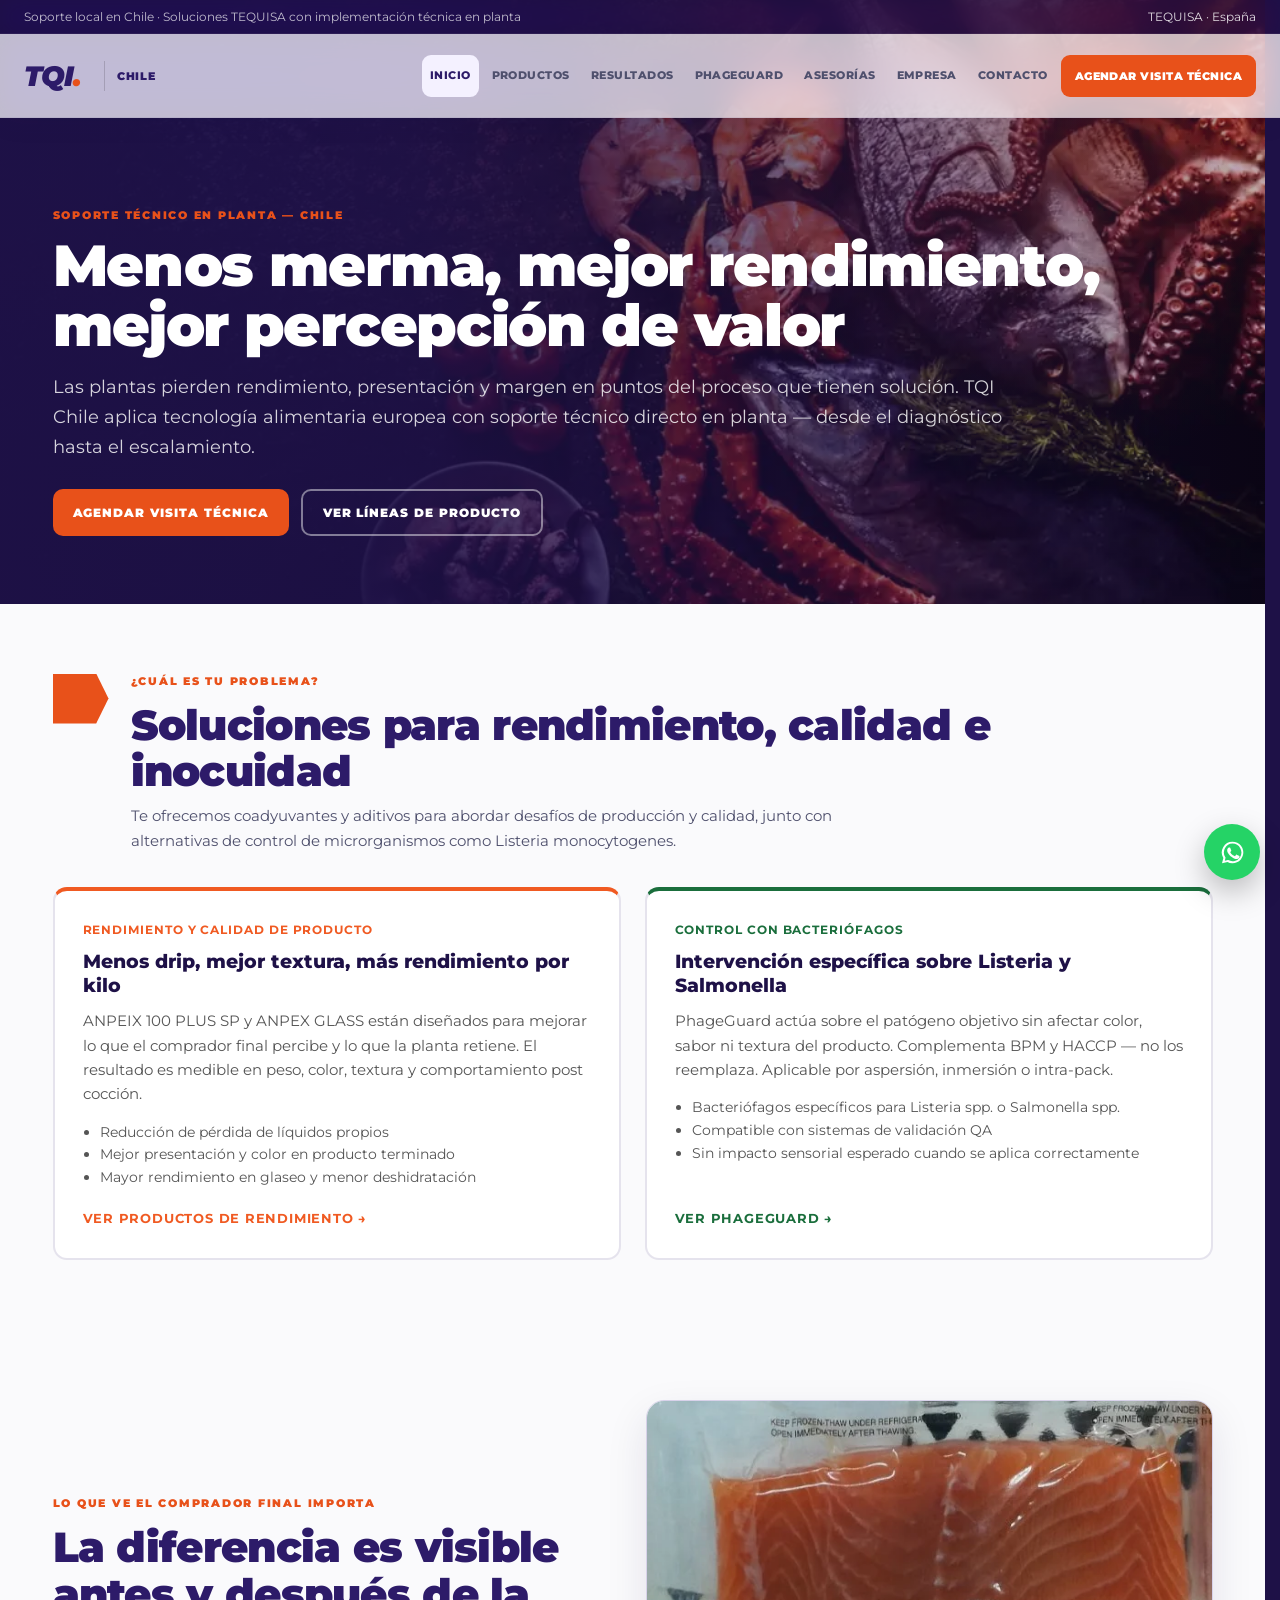
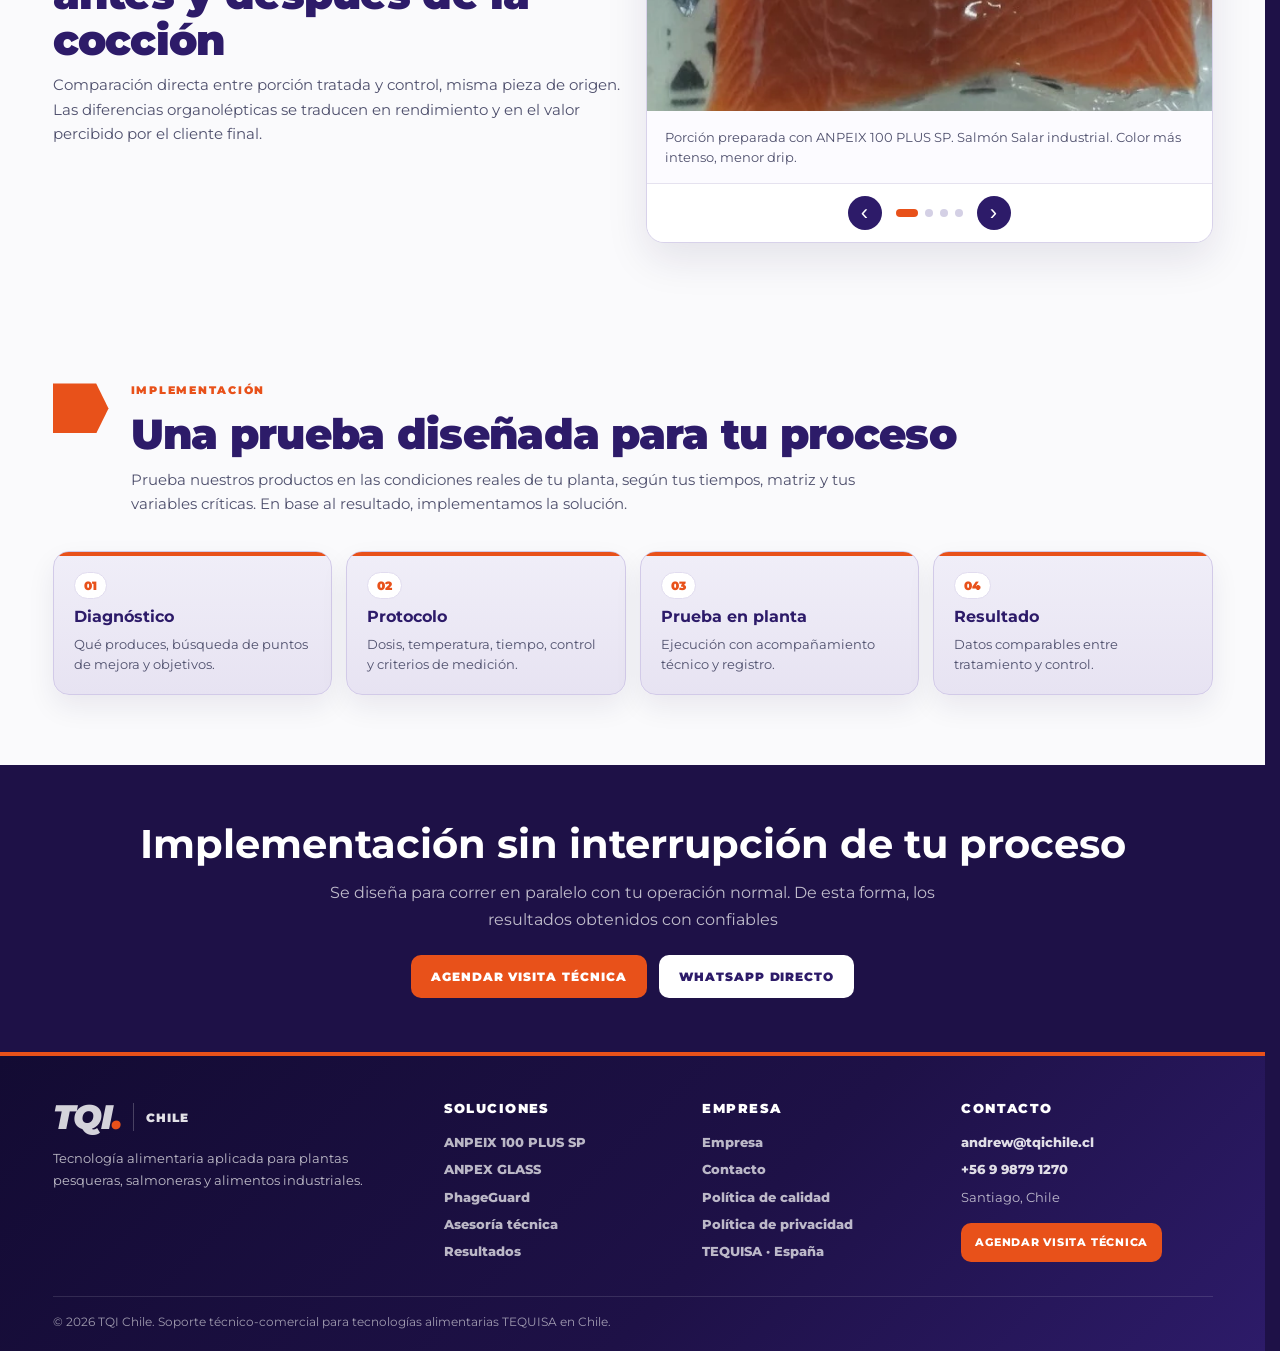
<file: index.html>
<!DOCTYPE html><html lang="es"><head><meta charset="UTF-8"><meta name="viewport" content="width=device-width, initial-scale=1.0"><link rel="icon" type="image/svg+xml" href="assets/img/favicon.svg"><link rel="icon" type="image/png" sizes="32x32" href="assets/img/favicon-32.png"><link rel="icon" type="image/png" sizes="64x64" href="assets/img/favicon-64.png"><link rel="apple-touch-icon" sizes="180x180" href="assets/img/apple-touch-icon.png"><meta name="theme-color" content="#2D1B69"><title>TQI Chile — Tecnología alimentaria para plantas pesqueras y salmoneras</title><meta name="description" content="Soluciones TQI de TEQUISA, coadyuvantes tecnológicos, glaseo, mejora de rendimiento y control microbiológico con soporte técnico en plantas de proceso en Chile."><link rel="canonical" href="https://tqichile.cl/"><meta property="og:title" content="TQI Chile — Tecnología alimentaria para plantas pesqueras y salmoneras"><meta property="og:description" content="Soluciones TQI de TEQUISA, coadyuvantes tecnológicos, glaseo, mejora de rendimiento y control microbiológico con soporte técnico en plantas de proceso en Chile."><meta property="og:type" content="website"><meta property="og:url" content="https://tqichile.cl/"><meta property="og:image" content="https://tqichile.cl/assets/img/og-tqi-chile.png"><meta name="twitter:card" content="summary_large_image"><link rel="preconnect" href="https://fonts.googleapis.com"><link rel="preconnect" href="https://fonts.gstatic.com" crossorigin><link href="https://fonts.googleapis.com/css2?family=Montserrat:wght@400;600;800&display=swap" rel="stylesheet"><link rel="stylesheet" href="assets/css/styles.css"><style id="critical-flicker-fix">
html{background:#1E1147;color-scheme:light}
body{background:#FAFAFC;margin:0}
.topbar{position:fixed;top:0;left:0;right:0;z-index:1001;background:rgba(30,17,71,0.70);-webkit-backdrop-filter:saturate(180%) blur(14px);backdrop-filter:saturate(180%) blur(14px);height:34px}
.site-header{position:fixed;top:34px;left:0;right:0;z-index:1000;background:rgba(255,255,255,0.72);-webkit-backdrop-filter:saturate(180%) blur(16px);backdrop-filter:saturate(180%) blur(16px);height:84px;border-bottom:1px solid rgba(45,27,105,0.08)}
@media (max-width:1020px){.topbar{display:none}.site-header{top:0;height:78px}}
@media (max-width:720px){.site-header{height:76px}}
@view-transition{navigation:auto}
::view-transition-old(root),::view-transition-new(root){animation-duration:180ms;animation-timing-function:cubic-bezier(.2,.7,.3,1)}
.split-enfoques{display:grid;grid-template-columns:1fr 1fr;gap:1.5rem}
.split-card{background:#fff;border:2px solid rgba(45,27,105,0.12);border-radius:14px;padding:2rem 1.75rem;display:flex;flex-direction:column;gap:0.75rem;transition:box-shadow 0.22s ease,transform 0.22s ease,border-color 0.22s ease;cursor:default}
.split-card.rendimiento{border-top:4px solid #F05A22}
.split-card.inocuidad{border-top:4px solid #1a6e3c}
.split-card:hover{box-shadow:0 12px 44px rgba(45,27,105,0.14);transform:translateY(-4px)}
.split-card.rendimiento:hover{border-color:#F05A22}
.split-card.inocuidad:hover{border-color:#1a6e3c}
.split-card .label{font-size:0.72rem;font-weight:700;letter-spacing:0.08em;text-transform:uppercase}
.split-card.rendimiento .label{color:#F05A22}
.split-card.inocuidad .label{color:#1a6e3c}
.split-card h3{font-size:1.2rem;font-weight:800;color:#1E1147;margin:0}
.split-card p{font-size:0.92rem;color:#555;line-height:1.65;margin:0}
.split-card ul{margin:0.25rem 0 0;padding-left:1.1rem;display:flex;flex-direction:column;gap:0.3rem}
.split-card ul li{font-size:0.88rem;color:#555}
.split-card .card-link{margin-top:auto;padding-top:0.75rem;font-size:0.82rem;font-weight:700;letter-spacing:0.06em;text-transform:uppercase;text-decoration:none;transition:opacity 0.15s}
.split-card.rendimiento .card-link{color:#F05A22}
.split-card.inocuidad .card-link{color:#1a6e3c}
.split-card:hover .card-link{opacity:0.8}
.credencial-inline strong{color:#1E1147}
@media(max-width:720px){.split-enfoques{grid-template-columns:1fr}}
</style><script type="application/ld+json">{"@context": "https://schema.org", "@type": "Organization", "name": "TQI Chile", "url": "https://tqichile.cl/", "email": "andrew@tqichile.cl", "areaServed": "CL", "description": "Soporte técnico local en Chile para coadyuvantes tecnológicos y soluciones de control microbiológico para plantas pesqueras y salmoneras.", "parentOrganization": {"@type": "Organization", "name": "TEQUISA - Técnicas Químicas Industriales S.A.", "url": "https://tequisa.com/"}}</script>
<script type="application/ld+json">{"@context": "https://schema.org", "@type": "WebSite", "name": "TQI Chile", "url": "https://tqichile.cl/", "inLanguage": "es"}</script><link rel="preload" as="image" href="assets/img/hero-seafood-tqi-mobile.webp" type="image/webp" media="(max-width: 720px)"><link rel="preload" as="image" href="assets/img/hero-seafood-tqi.webp" type="image/webp" media="(min-width: 721px)"></head><body class="index-page">
<!-- Meta Pixel Code noscript -->
<noscript><img height="1" width="1" style="display:none"
src="https://www.facebook.com/tr?id=3374175949411724&ev=PageView&noscript=1"
/></noscript>
<!-- End Meta Pixel Code noscript -->
<a class="skip-link" href="#contenido">Saltar al contenido</a>
<div class="topbar"><div class="container"><span>Soporte local en Chile · Soluciones TEQUISA con implementación técnica en planta</span><a href="https://tequisa.com/" target="_blank" rel="noopener">TEQUISA · España</a></div></div>
<header class="site-header">
  <nav class="nav container" aria-label="Navegación principal">
    <a class="brand" href="index.html" aria-label="TQI Chile inicio">
      <div><div class="brand-mark">TQI<span>.</span></div></div>
      <div class="brand-divider"></div>
      <div class="brand-country">Chile</div>
    </a>
    <button class="menu-btn" aria-label="Abrir menú" aria-expanded="false">☰</button>
    <div class="nav-links">
      <a class="nav-link" href="index.html">Inicio</a>
      <a class="nav-link" href="productos.html">Productos</a>
      <a class="nav-link" href="resultados.html">Resultados</a>
      <a class="nav-link" href="phageguard.html">PhageGuard</a>
      <a class="nav-link" href="asesoria.html">Asesorías</a>
      <a class="nav-link" href="empresa.html">Empresa</a>
      <a class="nav-link" href="contacto.html">Contacto</a>
      <a class="nav-cta" href="contacto.html">Agendar visita técnica</a>
    </div>
  </nav>
</header><main id="contenido">

<!-- HERO -->
<section class="hero hero-simple hero-seafood-bg">
  <div class="hero-dynamic-media" aria-hidden="true">
    <img class="hero-slide is-active" src="assets/img/hero-seafood-tqi.webp" srcset="assets/img/hero-seafood-tqi-mobile.webp 960w, assets/img/hero-seafood-tqi.webp 1440w" sizes="100vw" alt="" decoding="async" fetchpriority="high">
    <img class="hero-slide" data-src="assets/img/hero-centolla.webp" data-srcset="assets/img/hero-centolla-mobile.webp 960w, assets/img/hero-centolla.webp 1440w" sizes="100vw" alt="" decoding="async" loading="lazy">
    <img class="hero-slide" data-src="assets/img/hero-langostinos.webp" data-srcset="assets/img/hero-langostinos-mobile.webp 960w, assets/img/hero-langostinos.webp 1440w" sizes="100vw" alt="" decoding="async" loading="lazy">
    <img class="hero-slide" data-src="assets/img/hero-salmon.webp" data-srcset="assets/img/hero-salmon-mobile.webp 960w, assets/img/hero-salmon.webp 1440w" sizes="100vw" alt="" decoding="async" loading="lazy">
  </div>
  <div class="container"><div>
    <div class="kicker">Soporte técnico en planta — Chile</div>
    <h1>Menos merma, mejor rendimiento, mejor percepción de valor</h1>
    <p>Las plantas pierden rendimiento, presentación y margen en puntos del proceso que tienen solución. TQI Chile aplica tecnología alimentaria europea con soporte técnico directo en planta — desde el diagnóstico hasta el escalamiento.</p>
    <div class="hero-actions">
      <a class="btn btn-primary" href="contacto.html">Agendar visita técnica</a>
      <a class="btn btn-outline" href="productos.html">Ver líneas de producto</a>
    </div>
  </div></div>
</section>

<!-- BIFURCACIÓN: DOS PROBLEMAS, DOS COMPRADORES -->
<section class="section alt">
  <div class="container">
    <div class="section-head">
      <div class="chevron"></div>
      <div>
        <div class="kicker">¿Cuál es tu problema?</div>
        <h2>Soluciones para rendimiento, calidad e inocuidad</h2>
        <p class="section-lead">Te ofrecemos coadyuvantes y aditivos para abordar desafíos de producción y calidad, junto con alternativas de control de microrganismos como Listeria monocytogenes.</p>
      </div>
    </div>
    <div class="split-enfoques">
      <article class="split-card rendimiento">
        <div class="label">Rendimiento y calidad de producto</div>
        <h3>Menos drip, mejor textura, más rendimiento por kilo</h3>
        <p>ANPEIX 100 PLUS SP y ANPEX GLASS están diseñados para mejorar lo que el comprador final percibe y lo que la planta retiene. El resultado es medible en peso, color, textura y comportamiento post cocción.</p>
        <ul>
          <li>Reducción de pérdida de líquidos propios</li>
          <li>Mejor presentación y color en producto terminado</li>
          <li>Mayor rendimiento en glaseo y menor deshidratación</li>
        </ul>
        <a class="card-link" href="productos.html#anpeix">Ver productos de rendimiento →</a>
      </article>
      <article class="split-card inocuidad">
        <div class="label">Control con bacteriófagos</div>
        <h3>Intervención específica sobre Listeria y Salmonella</h3>
        <p>PhageGuard actúa sobre el patógeno objetivo sin afectar color, sabor ni textura del producto. Complementa BPM y HACCP — no los reemplaza. Aplicable por aspersión, inmersión o intra-pack.</p>
        <ul>
          <li>Bacteriófagos específicos para Listeria spp. o Salmonella spp.</li>
          <li>Compatible con sistemas de validación QA</li>
          <li>Sin impacto sensorial esperado cuando se aplica correctamente</li>
        </ul>
        <a class="card-link" href="phageguard.html">Ver PhageGuard →</a>
      </article>
    </div>
  </div>
</section>

<!-- CARRUSEL ANPEIX -->
<section class="section"><div class="container split visual-comparison"><div>
  <div class="kicker">Lo que ve el comprador final importa</div>
  <h2>La diferencia es visible antes y después de la cocción</h2>
  <p class="section-lead">Comparación directa entre porción tratada y control, misma pieza de origen. Las diferencias organolépticas se traducen en rendimiento y en el valor percibido por el cliente final.</p>
</div><div class="index-visual-carousel media-carousel" data-carousel>
  <div class="carousel-track">
    <figure class="carousel-slide is-active">
      <div class="carousel-image-frame"><img src="assets/img/anpeix-slide-09b-salmon-vacpack2.webp" alt="Porciones de salmón envasadas al vacío — ANPEIX 100 PLUS SP" loading="lazy" style="object-position: center 68%;"></div>
      <figcaption>Porción preparada con ANPEIX 100 PLUS SP. Salmón Salar industrial. Color más intenso, menor drip.</figcaption>
    </figure>
    <figure class="carousel-slide">
      <div class="carousel-image-frame"><img src="assets/img/anpeix-slide-10-salmon-cocido-tratado.webp" alt="Salmón cocido tratado — evaluación post cocción ANPEIX 100 PLUS SP" loading="lazy"></div>
      <figcaption>Porción tratada post cocción. El consumidor percibe un producto más jugoso, firme y con sabor más intenso.</figcaption>
    </figure>
    <figure class="carousel-slide">
      <div class="carousel-image-frame"><img src="assets/img/anpeix-slide-08-salmon-vacpack.webp" alt="Porción de salmón envasado al vacío — control sin ANPEIX 100 PLUS SP" loading="lazy"></div>
      <figcaption>Porción control, mismo origen. Color menos intenso, drip mayor.</figcaption>
    </figure>
    <figure class="carousel-slide">
      <div class="carousel-image-frame"><img src="assets/img/anpeix-slide-09-salmon-cocido-control.webp" alt="Salmón cocido control — evaluación post cocción sin ANPEIX 100 PLUS SP" loading="lazy"></div>
      <figcaption>Porción control post cocción. Presentación menos atractiva, diferencia notable en valor percibido.</figcaption>
    </figure>
  </div>
  <div class="carousel-controls" aria-label="Controles de carrusel">
    <button type="button" class="carousel-btn" data-carousel-prev aria-label="Imagen anterior">‹</button>
    <div class="carousel-dots" aria-hidden="true"></div>
    <button type="button" class="carousel-btn" data-carousel-next aria-label="Imagen siguiente">›</button>
  </div>
</div></div></section>

<!-- PROCESO -->
<section class="section alt"><div class="container"><div class="section-head"><div class="chevron"></div><div>
  <div class="kicker">Implementación</div>
  <h2>Una prueba diseñada para tu proceso</h2>
  <p class="section-lead">Prueba nuestros productos en las condiciones reales de tu planta, según tus tiempos, matriz y tus variables críticas. En base al resultado, implementamos la solución.</p>
</div></div><div class="process">
  <div class="step"><div class="step-num">01</div><h3>Diagnóstico</h3><p>Qué produces, búsqueda de puntos de mejora y objetivos.</p></div>
  <div class="step"><div class="step-num">02</div><h3>Protocolo</h3><p>Dosis, temperatura, tiempo, control y criterios de medición.</p></div>
  <div class="step"><div class="step-num">03</div><h3>Prueba en planta</h3><p>Ejecución con acompañamiento técnico y registro.</p></div>
  <div class="step"><div class="step-num">04</div><h3>Resultado</h3><p>Datos comparables entre tratamiento y control.</p></div>
</div></div></section>

<!-- CTA FINAL -->
<section class="cta-band"><div class="container">
  <h2>Implementación sin interrupción de tu proceso</h2>
  <p>Se diseña para correr en paralelo con tu operación normal. De esta forma, los resultados obtenidos con confiables</p>
  <div class="cta-actions">
    <a class="btn btn-primary" href="contacto.html">Agendar visita técnica</a>
    <a class="btn btn-secondary" href="https://wa.me/56998791270?text=Hola%2C%20quiero%20evaluar%20una%20prueba%20TQI%20Chile%20en%20planta" target="_blank" rel="noopener noreferrer">WhatsApp directo</a>
  </div>
</div></section>

</main>
<a class="wa-float" href="https://wa.me/56998791270?text=Hola%2C%20quiero%20conversar%20sobre%20soluciones%20TQI%20Chile%20para%20planta%20de%20proceso" aria-label="Contactar por WhatsApp" target="_blank" rel="noopener noreferrer"><svg class="wa-icon" viewBox="0 0 32 32" aria-hidden="true" focusable="false">
  <path d="M16.02 3.2A12.73 12.73 0 0 0 5.14 22.5L3.6 28.8l6.45-1.52A12.78 12.78 0 1 0 16.02 3.2Zm0 2.28a10.48 10.48 0 0 1 8.88 16.05 10.46 10.46 0 0 1-13.86 3.5l-.46-.25-3.68.86.88-3.58-.3-.49A10.46 10.46 0 0 1 16.02 5.48Zm-4.13 4.73c-.24 0-.62.09-.95.44-.33.36-1.25 1.22-1.25 2.98 0 1.76 1.28 3.46 1.46 3.7.18.24 2.47 3.96 6.12 5.39 3.03 1.19 3.65.95 4.31.89.66-.06 2.13-.87 2.43-1.71.3-.84.3-1.56.21-1.71-.09-.15-.33-.24-.69-.42-.36-.18-2.13-1.05-2.46-1.17-.33-.12-.57-.18-.81.18-.24.36-.93 1.17-1.14 1.41-.21.24-.42.27-.78.09-.36-.18-1.52-.56-2.9-1.78-1.07-.95-1.79-2.13-2-2.49-.21-.36-.02-.56.16-.74.16-.16.36-.42.54-.63.18-.21.24-.36.36-.6.12-.24.06-.45-.03-.63-.09-.18-.81-1.95-1.11-2.67-.29-.7-.59-.6-.81-.61h-.68Z"/>
</svg></a>
<footer class="footer footer-pro">
  <div class="container footer-grid">
    <div class="footer-brand-block">
      <a class="footer-brand" href="index.html" aria-label="TQI Chile inicio">
        <span class="footer-brand-mark">TQI<span>.</span></span>
        <span class="footer-brand-country">Chile</span>
      </a>
      <p>Tecnología alimentaria aplicada para plantas pesqueras, salmoneras y alimentos industriales.</p>
    </div>
    <nav class="footer-col" aria-label="Soluciones TQI Chile">
      <h3>Soluciones</h3>
      <a href="productos.html#anpeix">ANPEIX 100 PLUS SP</a>
      <a href="productos.html#anpeix-2">ANPEX GLASS</a>
      <a href="phageguard.html#lineas">PhageGuard</a>
      <a href="asesoria.html">Asesoría técnica</a>
      <a href="resultados.html">Resultados</a>
    </nav>
    <nav class="footer-col" aria-label="Empresa y recursos">
      <h3>Empresa</h3>
      <a href="empresa.html">Empresa</a>
      <a href="contacto.html">Contacto</a>
      <a href="politica-calidad.html">Política de calidad</a>
      <a href="politica-privacidad.html">Política de privacidad</a>
      <a href="https://tequisa.com/" target="_blank" rel="noopener">TEQUISA · España</a>
    </nav>
    <div class="footer-col footer-contact">
      <h3>Contacto</h3>
      <a href="mailto:andrew@tqichile.cl">andrew@tqichile.cl</a>
      <a href="https://wa.me/56998791270?text=Hola%2C%20quiero%20evaluar%20una%20soluci%C3%B3n%20TQI%20Chile%20en%20planta" target="_blank" rel="noopener">+56 9 9879 1270</a>
      <span>Santiago, Chile</span>
      <a class="footer-cta" href="contacto.html">Agendar visita técnica</a>
    </div>
  </div>
  <div class="container footer-bottom">
    <p>© 2026 TQI Chile. Soporte técnico-comercial para tecnologías alimentarias TEQUISA en Chile.</p>
  </div>
</footer>
<script src="assets/js/main.js" defer></script>
</body></html>
</file>
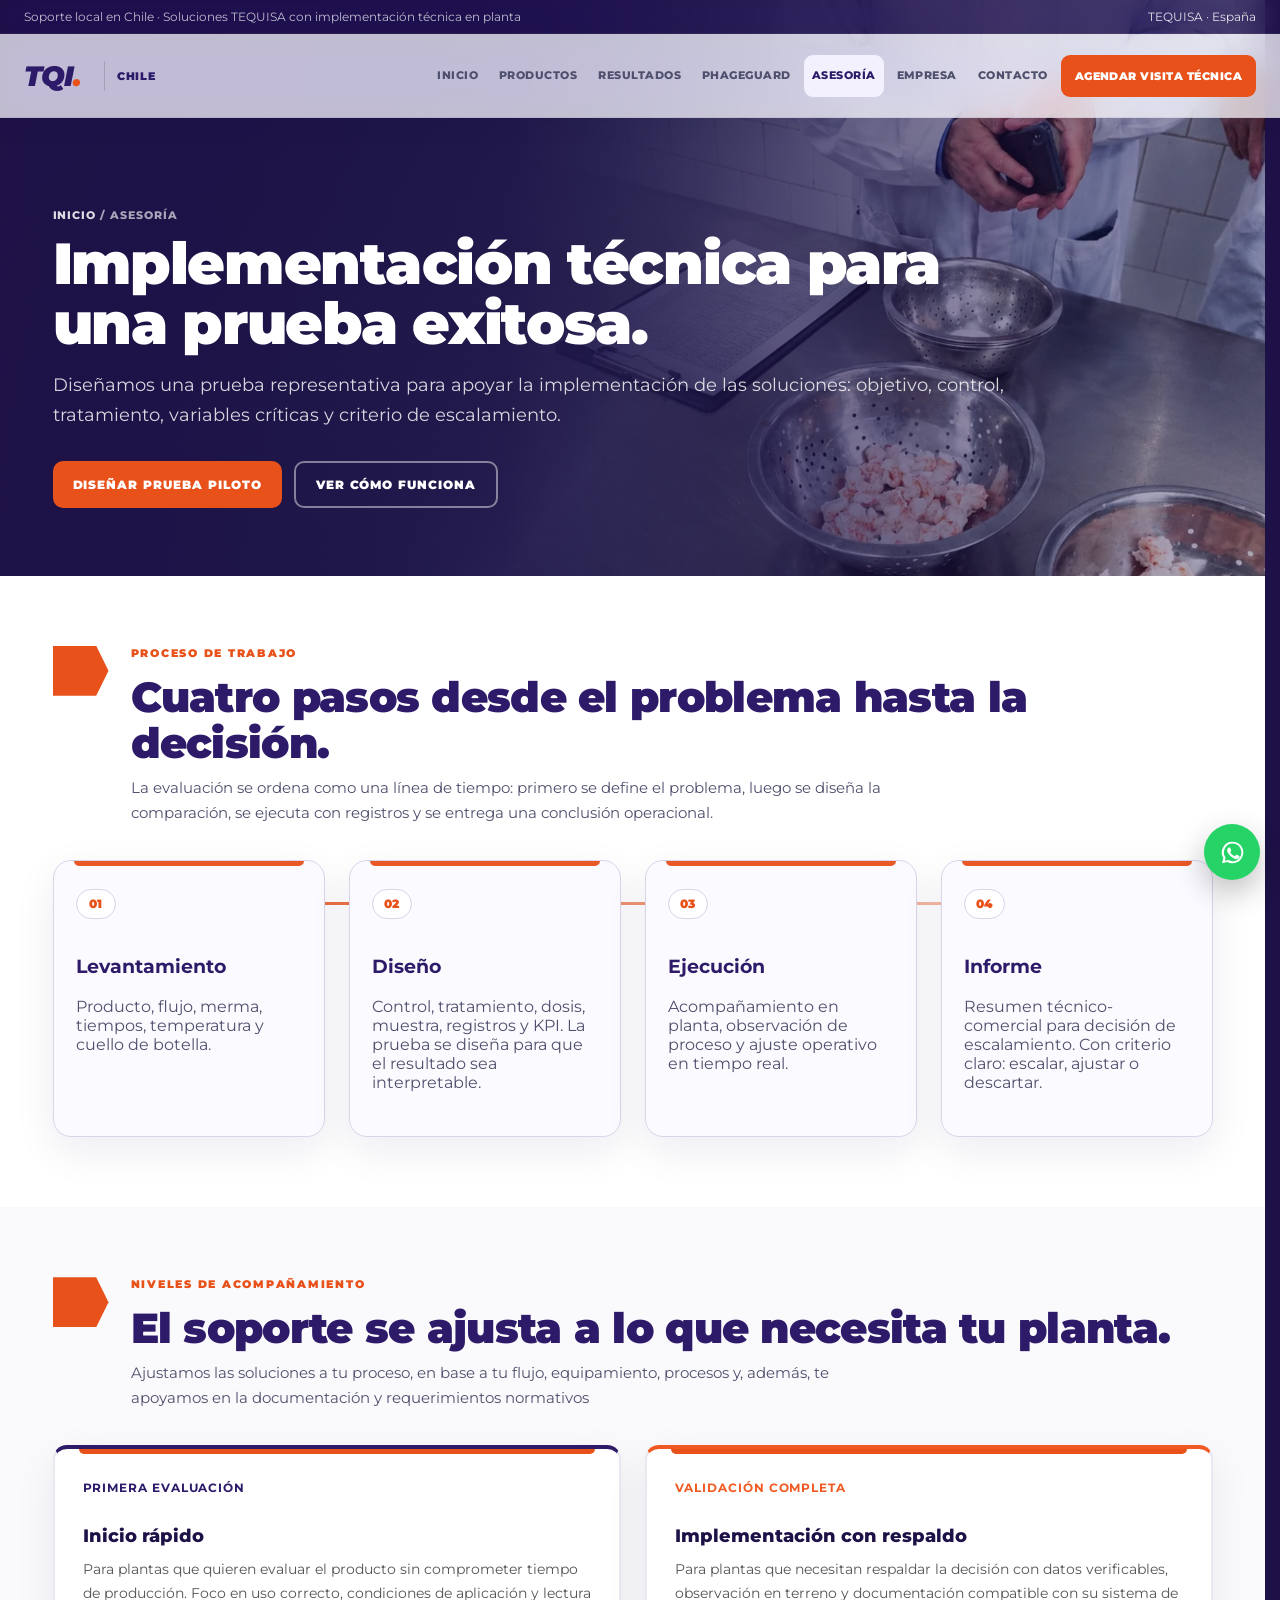
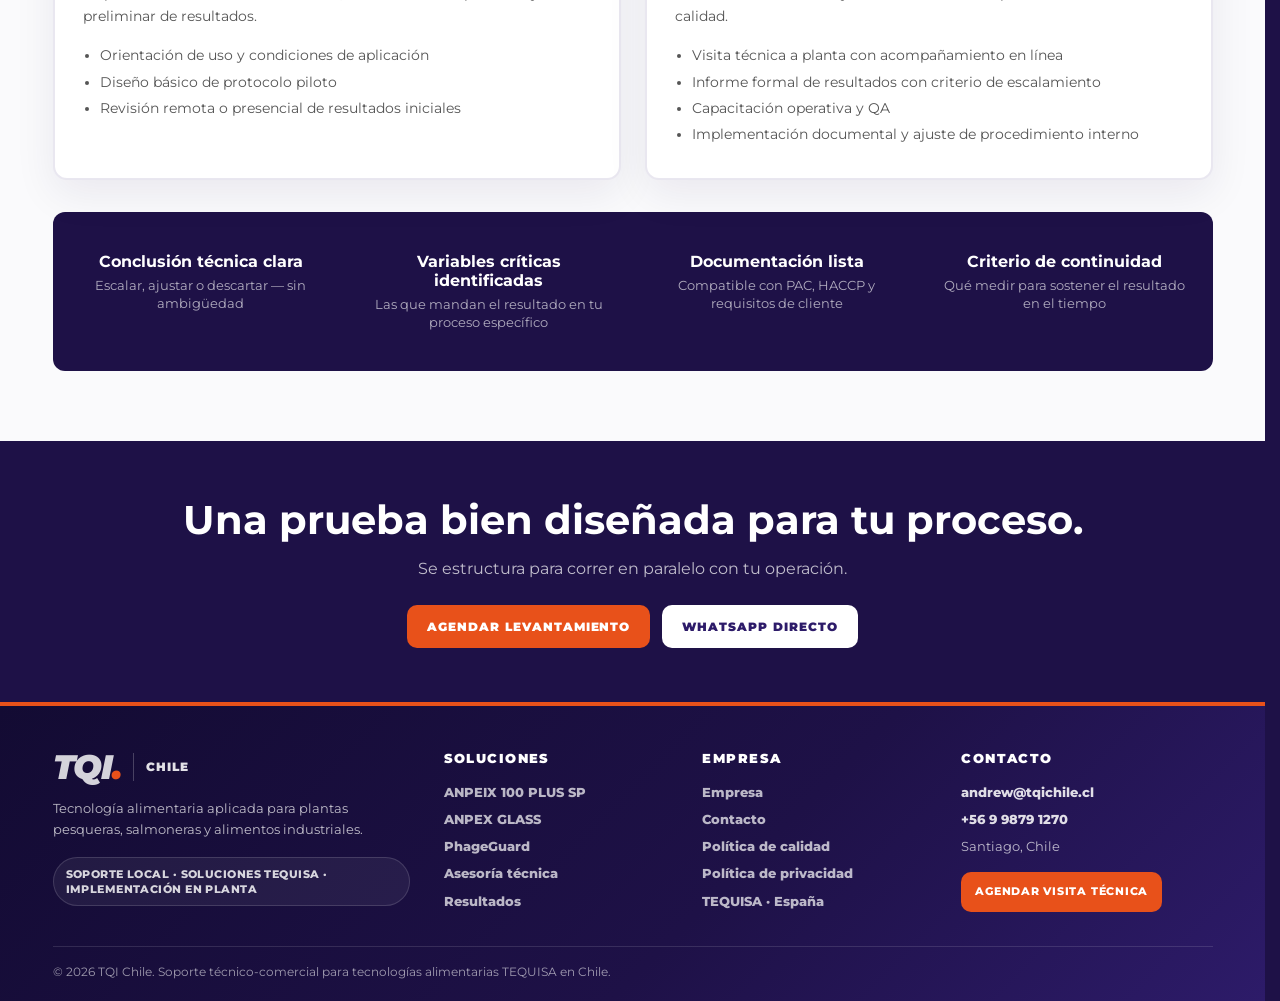
<file: asesoria.html>
<!DOCTYPE html><html lang="es"><head><meta charset="UTF-8"><meta name="viewport" content="width=device-width, initial-scale=1.0"><link rel="icon" type="image/svg+xml" href="assets/img/favicon.svg"><link rel="icon" type="image/png" sizes="32x32" href="assets/img/favicon-32.png"><link rel="icon" type="image/png" sizes="64x64" href="assets/img/favicon-64.png"><link rel="apple-touch-icon" sizes="180x180" href="assets/img/apple-touch-icon.png"><meta name="theme-color" content="#2D1B69"><title>Asesoría TQI Chile — Implementación técnica en planta</title><meta name="description" content="Soporte técnico para diagnóstico, diseño de pruebas piloto, implementación y evaluación de resultados en plantas de proceso."><link rel="canonical" href="https://tqichile.cl/asesoria.html"><meta property="og:title" content="Asesoría TQI Chile — Implementación técnica en planta"><meta property="og:description" content="Soporte técnico para diagnóstico, diseño de pruebas piloto, implementación y evaluación de resultados en plantas de proceso."><meta property="og:type" content="website"><meta property="og:url" content="https://tqichile.cl/asesoria.html"><meta property="og:image" content="https://tqichile.cl/assets/img/og-tqi-chile.png"><meta name="twitter:card" content="summary_large_image"><link rel="preconnect" href="https://fonts.googleapis.com"><link rel="preconnect" href="https://fonts.gstatic.com" crossorigin><link href="https://fonts.googleapis.com/css2?family=Montserrat:wght@400;600;800&display=swap" rel="stylesheet"><link rel="stylesheet" href="assets/css/styles.css"><style id="critical-flicker-fix">
html{background:#1E1147;color-scheme:light}
body{background:#FAFAFC;margin:0}
.topbar{position:fixed;top:0;left:0;right:0;z-index:1001;background:rgba(30,17,71,0.70);-webkit-backdrop-filter:saturate(180%) blur(14px);backdrop-filter:saturate(180%) blur(14px);height:34px}
.site-header{position:fixed;top:34px;left:0;right:0;z-index:1000;background:rgba(255,255,255,0.72);-webkit-backdrop-filter:saturate(180%) blur(16px);backdrop-filter:saturate(180%) blur(16px);height:84px;border-bottom:1px solid rgba(45,27,105,0.08)}
@media (max-width:1020px){.topbar{display:none}.site-header{top:0;height:78px}}
@media (max-width:720px){.site-header{height:76px}}
@view-transition{navigation:auto}
::view-transition-old(root),::view-transition-new(root){animation-duration:180ms;animation-timing-function:cubic-bezier(.2,.7,.3,1)}

/* Scope cards */
.scope-grid{display:grid;grid-template-columns:1fr 1fr;gap:1.5rem;margin-top:2rem}
.scope-card{background:#fff;border:2px solid rgba(45,27,105,0.10);border-radius:14px;padding:2rem 1.75rem;display:flex;flex-direction:column;gap:0.75rem}
.scope-card.nivel-1{border-top:4px solid #2D1B69}
.scope-card.nivel-2{border-top:4px solid #F05A22}
.scope-tag{font-size:0.72rem;font-weight:700;letter-spacing:0.08em;text-transform:uppercase}
.scope-card.nivel-1 .scope-tag{color:#2D1B69}
.scope-card.nivel-2 .scope-tag{color:#F05A22}
.scope-card h3{font-size:1.1rem;font-weight:800;color:#1E1147;margin:0}
.scope-card p{font-size:0.9rem;color:#555;line-height:1.65;margin:0}
.scope-card ul{margin:0.25rem 0 0;padding-left:1.1rem;display:flex;flex-direction:column;gap:0.3rem}
.scope-card ul li{font-size:0.87rem;color:#555}

/* Result band */
.result-band{background:#1E1147;padding:2.5rem 0;margin-top:2rem;border-radius:12px}
.result-band-inner{display:flex;gap:2rem;flex-wrap:wrap;justify-content:center}
.result-item{text-align:center;color:#fff;flex:1;min-width:160px}
.result-item strong{display:block;font-size:1rem;font-weight:700;margin-bottom:0.3rem}
.result-item span{font-size:0.82rem;color:rgba(255,255,255,0.65);line-height:1.4;display:block}

@media(max-width:720px){.scope-grid{grid-template-columns:1fr}}
</style>
<script type="application/ld+json">{"@context": "https://schema.org", "@type": "Service", "name": "Asesoría técnica e implementación en planta — TQI Chile", "provider": {"@type": "Organization", "name": "TQI Chile", "url": "https://tqichile.cl/"}, "description": "Servicio de implementación técnica para plantas pesqueras y salmoneras en Chile: diagnóstico de proceso, diseño de prueba piloto, acompañamiento en terreno, implementación documental, cumplimiento normativo y capacitación al personal.", "areaServed": "CL", "serviceType": "Asesoría técnica en planta de proceso de alimentos"}</script>
<script type="application/ld+json">{"@context": "https://schema.org", "@type": "FAQPage", "mainEntity": [{"@type": "Question", "name": "¿Cómo se estructura una prueba piloto con TQI Chile?", "acceptedAnswer": {"@type": "Answer", "text": "La prueba piloto sigue cuatro etapas: levantamiento del proceso (producto, flujo, merma, temperaturas), diseño del protocolo (dosis, tratamiento y control, KPI), ejecución con acompañamiento técnico en planta, e informe técnico-comercial con conclusión operacional y criterio de escalamiento."}}, {"@type": "Question", "name": "¿TQI Chile apoya en el cumplimiento normativo para usar coadyuvantes?", "acceptedAnswer": {"@type": "Answer", "text": "Sí. TQI Chile apoya en la revisión de fichas técnicas y MSDS en contexto regulatorio chileno, declaración de aditivos y coadyuvantes ante SERNAPESCA y SEREMI, y documentación de respaldo para auditorías de clientes o mercados de destino."}}]}</script>
</head><body class="asesoria-page">
<!-- Meta Pixel Code noscript -->
<noscript><img height="1" width="1" style="display:none"
src="https://www.facebook.com/tr?id=3374175949411724&ev=PageView&noscript=1"
/></noscript>
<!-- End Meta Pixel Code noscript -->
<a class="skip-link" href="#contenido">Saltar al contenido</a>
<div class="topbar"><div class="container"><span>Soporte local en Chile · Soluciones TEQUISA con implementación técnica en planta</span><a href="https://tequisa.com/" target="_blank" rel="noopener">TEQUISA · España</a></div></div>
<header class="site-header">
  <nav class="nav container" aria-label="Navegación principal">
    <a class="brand" href="index.html" aria-label="TQI Chile inicio">
      <div><div class="brand-mark">TQI<span>.</span></div></div>
      <div class="brand-divider"></div>
      <div class="brand-country">Chile</div>
    </a>
    <button class="menu-btn" aria-label="Abrir menú" aria-expanded="false">☰</button>
    <div class="nav-links">
      <a class="nav-link" href="index.html">Inicio</a>
      <a class="nav-link" href="productos.html">Productos</a>
      <a class="nav-link" href="resultados.html">Resultados</a>
      <a class="nav-link" href="phageguard.html">PhageGuard</a>
      <a class="nav-link" href="asesoria.html">Asesoría</a>
      <a class="nav-link" href="empresa.html">Empresa</a>
      <a class="nav-link" href="contacto.html">Contacto</a>
      <a class="nav-cta" href="contacto.html">Agendar visita técnica</a>
    </div>
  </nav>
</header><main id="contenido">

<!-- HERO -->
<section class="page-hero asesoria-hero" style="position:relative;overflow:hidden;"><div aria-hidden="true" style="position:absolute;inset:0;z-index:0;"><img src="assets/img/hero-asesoria-planta.webp" alt="" style="width:100%;height:100%;object-fit:cover;object-position:65% center;" decoding="async" fetchpriority="high"></div><div aria-hidden="true" style="position:absolute;inset:0;z-index:1;background:linear-gradient(90deg,rgba(30,17,71,.97) 0%,rgba(30,17,71,.90) 40%,rgba(30,17,71,.60) 68%,rgba(30,17,71,.28) 100%);"></div><div class="container" style="position:relative;z-index:2;"><div><div class="breadcrumb"><a href="index.html">Inicio</a> / <span aria-current="page">Asesoría</span></div><h1>Implementación técnica para una prueba exitosa.</h1><p>Diseñamos una prueba representativa para apoyar la implementación de las soluciones: objetivo, control, tratamiento, variables críticas y criterio de escalamiento.</p><div class="hero-actions"><a class="btn btn-primary" href="contacto.html">Diseñar prueba piloto</a><a class="btn btn-outline" href="#proceso">Ver cómo funciona</a></div></div></div></section>

<!-- PROCESO -->
<section class="section timeline-section" id="proceso">
  <div class="container">
    <div class="section-head"><div class="chevron"></div><div>
      <div class="kicker">Proceso de trabajo</div>
      <h2>Cuatro pasos desde el problema hasta la decisión.</h2>
      <p class="section-lead">La evaluación se ordena como una línea de tiempo: primero se define el problema, luego se diseña la comparación, se ejecuta con registros y se entrega una conclusión operacional.</p>
    </div></div>
    <div class="timeline">
      <article class="timeline-step"><div class="step-num">01</div><h3>Levantamiento</h3><p>Producto, flujo, merma, tiempos, temperatura y cuello de botella.</p></article>
      <article class="timeline-step"><div class="step-num">02</div><h3>Diseño</h3><p>Control, tratamiento, dosis, muestra, registros y KPI. La prueba se diseña para que el resultado sea interpretable.</p></article>
      <article class="timeline-step"><div class="step-num">03</div><h3>Ejecución</h3><p>Acompañamiento en planta, observación de proceso y ajuste operativo en tiempo real.</p></article>
      <article class="timeline-step"><div class="step-num">04</div><h3>Informe</h3><p>Resumen técnico-comercial para decisión de escalamiento. Con criterio claro: escalar, ajustar o descartar.</p></article>
    </div>
  </div>
</section>

<!-- NIVELES DE SERVICIO -->
<section class="section alt" id="niveles">
  <div class="container">
    <div class="section-head"><div class="chevron"></div><div>
      <div class="kicker">Niveles de acompañamiento</div>
      <h2>El soporte se ajusta a lo que necesita tu planta.</h2>
      <p class="section-lead">Ajustamos las soluciones a tu proceso, en base a tu flujo, equipamiento, procesos y, además, te apoyamos en la documentación y requerimientos normativos</p>
    </div></div>

    <div class="scope-grid">
      <article class="scope-card nivel-1">
        <div class="scope-tag">Primera evaluación</div>
        <h3>Inicio rápido</h3>
        <p>Para plantas que quieren evaluar el producto sin comprometer tiempo de producción. Foco en uso correcto, condiciones de aplicación y lectura preliminar de resultados.</p>
        <ul>
          <li>Orientación de uso y condiciones de aplicación</li>
          <li>Diseño básico de protocolo piloto</li>
          <li>Revisión remota o presencial de resultados iniciales</li>
        </ul>
      </article>

      <article class="scope-card nivel-2">
        <div class="scope-tag">Validación completa</div>
        <h3>Implementación con respaldo</h3>
        <p>Para plantas que necesitan respaldar la decisión con datos verificables, observación en terreno y documentación compatible con su sistema de calidad.</p>
        <ul>
          <li>Visita técnica a planta con acompañamiento en línea</li>
          <li>Informe formal de resultados con criterio de escalamiento</li>
          <li>Capacitación operativa y QA</li>
          <li>Implementación documental y ajuste de procedimiento interno</li>
        </ul>
      </article>
    </div>

    <div class="result-band">
      <div class="container result-band-inner">
        <div class="result-item"><strong>Conclusión técnica clara</strong><span>Escalar, ajustar o descartar — sin ambigüedad</span></div>
        <div class="result-item"><strong>Variables críticas identificadas</strong><span>Las que mandan el resultado en tu proceso específico</span></div>
        <div class="result-item"><strong>Documentación lista</strong><span>Compatible con PAC, HACCP y requisitos de cliente</span></div>
        <div class="result-item"><strong>Criterio de continuidad</strong><span>Qué medir para sostener el resultado en el tiempo</span></div>
      </div>
    </div>
  </div>
</section>

<!-- CTA -->
<section class="cta-band"><div class="container">
  <h2>Una prueba bien diseñada para tu proceso.</h2>
  <p>Se estructura para correr en paralelo con tu operación.</p>
  <div class="cta-actions">
    <a class="btn btn-primary" href="contacto.html">Agendar levantamiento</a>
    <a class="btn btn-secondary" href="https://wa.me/56998791270?text=Hola%2C%20quiero%20diseñar%20una%20prueba%20piloto%20con%20TQI%20Chile" target="_blank" rel="noopener noreferrer">WhatsApp directo</a>
  </div>
</div></section>

</main>
<a class="wa-float" href="https://wa.me/56998791270?text=Hola%2C%20quiero%20conversar%20sobre%20soluciones%20TQI%20Chile%20para%20planta%20de%20proceso" aria-label="Contactar por WhatsApp" target="_blank" rel="noopener noreferrer"><svg class="wa-icon" viewBox="0 0 32 32" aria-hidden="true" focusable="false">
  <path d="M16.02 3.2A12.73 12.73 0 0 0 5.14 22.5L3.6 28.8l6.45-1.52A12.78 12.78 0 1 0 16.02 3.2Zm0 2.28a10.48 10.48 0 0 1 8.88 16.05 10.46 10.46 0 0 1-13.86 3.5l-.46-.25-3.68.86.88-3.58-.3-.49A10.46 10.46 0 0 1 16.02 5.48Zm-4.13 4.73c-.24 0-.62.09-.95.44-.33.36-1.25 1.22-1.25 2.98 0 1.76 1.28 3.46 1.46 3.7.18.24 2.47 3.96 6.12 5.39 3.03 1.19 3.65.95 4.31.89.66-.06 2.13-.87 2.43-1.71.3-.84.3-1.56.21-1.71-.09-.15-.33-.24-.69-.42-.36-.18-2.13-1.05-2.46-1.17-.33-.12-.57-.18-.81.18-.24.36-.93 1.17-1.14 1.41-.21.24-.42.27-.78.09-.36-.18-1.52-.56-2.9-1.78-1.07-.95-1.79-2.13-2-2.49-.21-.36-.02-.56.16-.74.16-.16.36-.42.54-.63.18-.21.24-.36.36-.6.12-.24.06-.45-.03-.63-.09-.18-.81-1.95-1.11-2.67-.29-.7-.59-.6-.81-.61h-.68Z"/>
</svg></a>
<footer class="footer footer-pro">
  <div class="container footer-grid">
    <div class="footer-brand-block">
      <a class="footer-brand" href="index.html" aria-label="TQI Chile inicio">
        <span class="footer-brand-mark">TQI<span>.</span></span>
        <span class="footer-brand-country">Chile</span>
      </a>
      <p>Tecnología alimentaria aplicada para plantas pesqueras, salmoneras y alimentos industriales.</p>
      <div class="footer-proof">Soporte local · Soluciones TEQUISA · Implementación en planta</div>
    </div>
    <nav class="footer-col" aria-label="Soluciones TQI Chile">
      <h3>Soluciones</h3>
      <a href="productos.html#anpeix">ANPEIX 100 PLUS SP</a>
      <a href="productos.html#anpeix-2">ANPEX GLASS</a>
      <a href="phageguard.html#lineas">PhageGuard</a>
      <a href="asesoria.html">Asesoría técnica</a>
      <a href="resultados.html">Resultados</a>
    </nav>
    <nav class="footer-col" aria-label="Empresa y recursos">
      <h3>Empresa</h3>
      <a href="empresa.html">Empresa</a>
      <a href="contacto.html">Contacto</a>
      <a href="politica-calidad.html">Política de calidad</a>
      <a href="politica-privacidad.html">Política de privacidad</a>
      <a href="https://tequisa.com/" target="_blank" rel="noopener">TEQUISA · España</a>
    </nav>
    <div class="footer-col footer-contact">
      <h3>Contacto</h3>
      <a href="mailto:andrew@tqichile.cl">andrew@tqichile.cl</a>
      <a href="https://wa.me/56998791270?text=Hola%2C%20quiero%20evaluar%20una%20soluci%C3%B3n%20TQI%20Chile%20en%20planta" target="_blank" rel="noopener">+56 9 9879 1270</a>
      <span>Santiago, Chile</span>
      <a class="footer-cta" href="contacto.html">Agendar visita técnica</a>
    </div>
  </div>
  <div class="container footer-bottom">
    <p>© 2026 TQI Chile. Soporte técnico-comercial para tecnologías alimentarias TEQUISA en Chile.</p>
  </div>
</footer>
<script src="assets/js/main.js" defer></script>
</body></html>
</file>
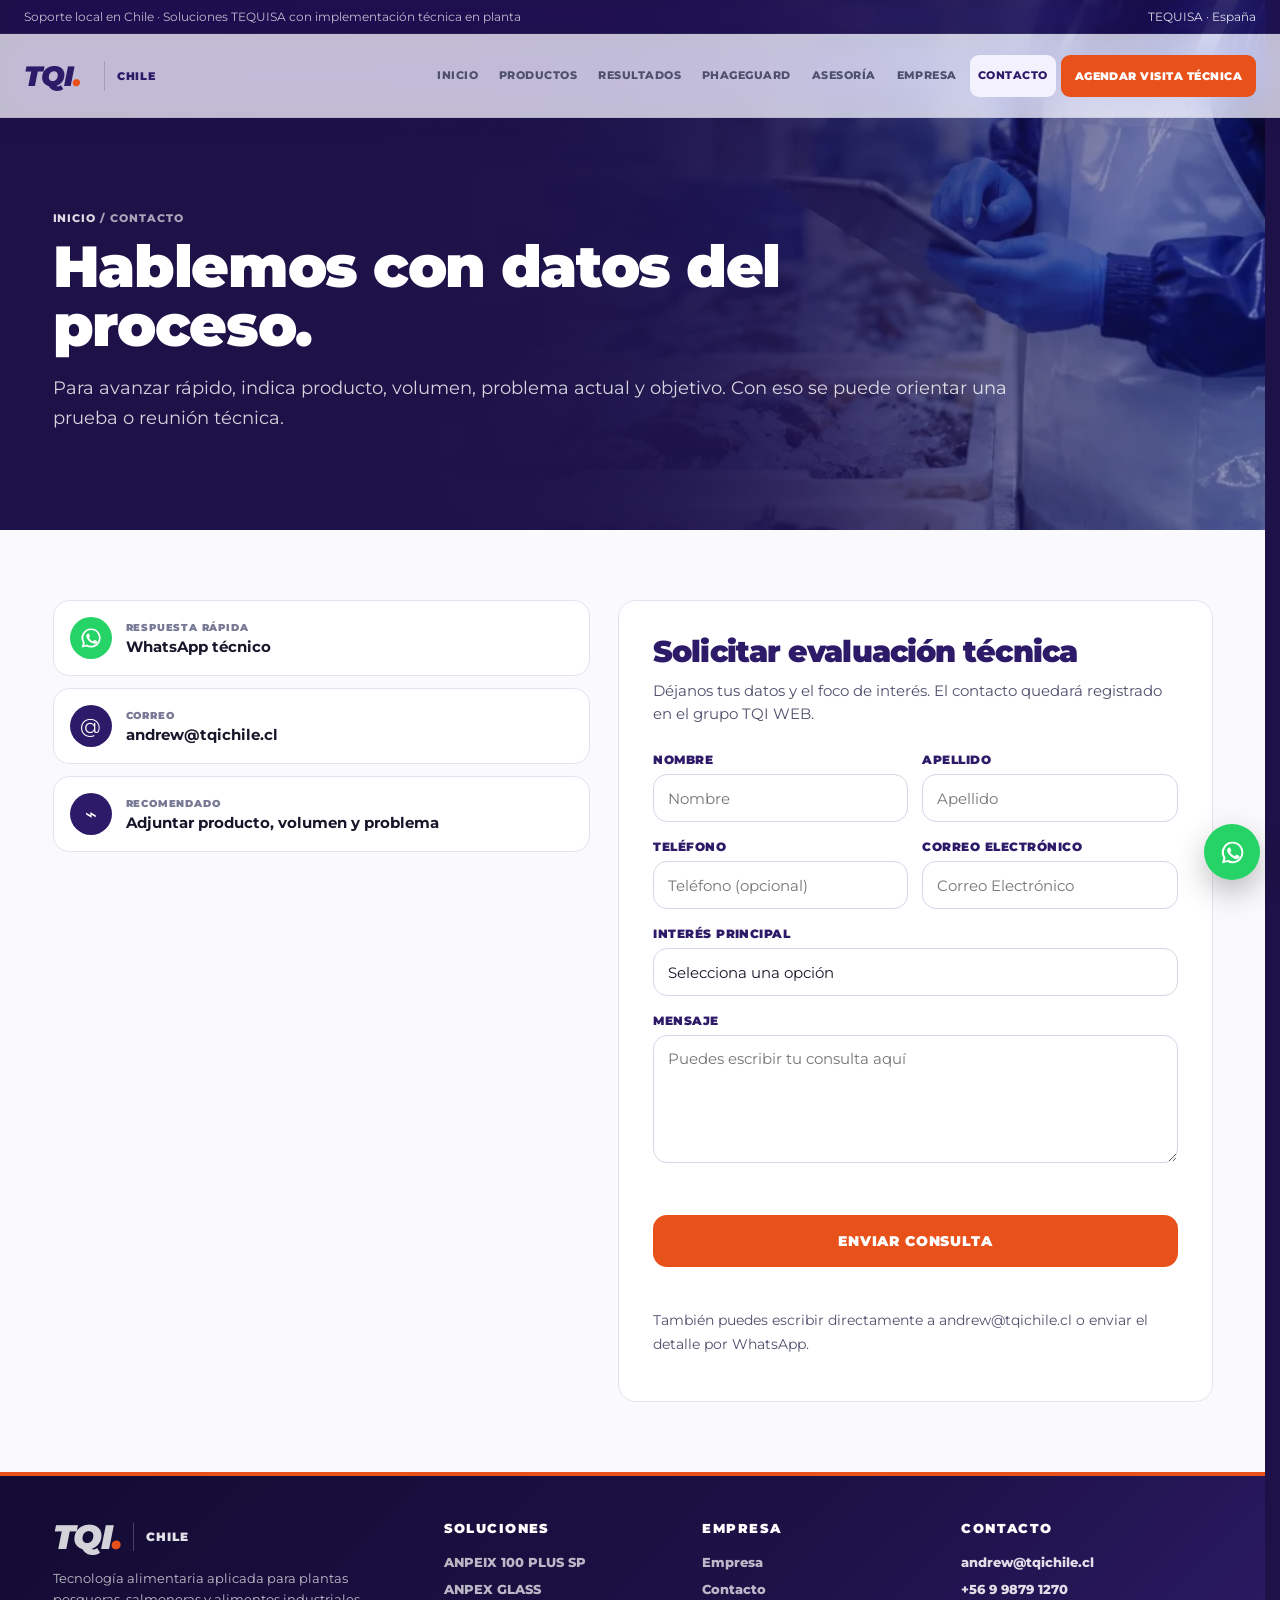
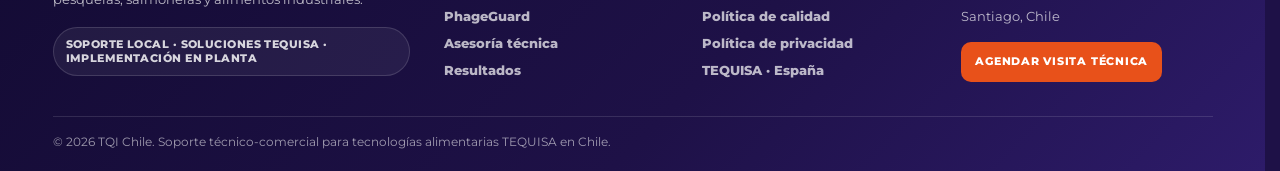
<file: contacto.html>
<!DOCTYPE html><html lang="es"><head><meta charset="UTF-8"><meta name="viewport" content="width=device-width, initial-scale=1.0"><link rel="icon" type="image/svg+xml" href="assets/img/favicon.svg"><link rel="icon" type="image/png" sizes="32x32" href="assets/img/favicon-32.png"><link rel="icon" type="image/png" sizes="64x64" href="assets/img/favicon-64.png"><link rel="apple-touch-icon" sizes="180x180" href="assets/img/apple-touch-icon.png"><meta name="theme-color" content="#2D1B69"><title>Contacto TQI Chile — Solicitar evaluación técnica</title><meta name="description" content="Contacta a TQI Chile para evaluación técnica, prueba piloto o reunión sobre coadyuvantes, glaseo y PhageGuard."><link rel="canonical" href="https://tqichile.cl/contacto.html"><meta property="og:title" content="Contacto TQI Chile — Solicitar evaluación técnica"><meta property="og:description" content="Contacta a TQI Chile para evaluación técnica, prueba piloto o reunión sobre coadyuvantes, glaseo y PhageGuard."><meta property="og:type" content="website"><meta property="og:url" content="https://tqichile.cl/contacto.html"><meta property="og:image" content="https://tqichile.cl/assets/img/og-tqi-chile.png"><meta name="twitter:card" content="summary_large_image"><link rel="preconnect" href="https://fonts.googleapis.com"><link rel="preconnect" href="https://fonts.gstatic.com" crossorigin><link href="https://fonts.googleapis.com/css2?family=Montserrat:wght@400;600;800&display=swap" rel="stylesheet"><link rel="stylesheet" href="assets/css/styles.css"><style id="critical-flicker-fix">
html{background:#1E1147;color-scheme:light}
body{background:#FAFAFC;margin:0}
.topbar{position:fixed;top:0;left:0;right:0;z-index:1001;background:rgba(30,17,71,0.70);-webkit-backdrop-filter:saturate(180%) blur(14px);backdrop-filter:saturate(180%) blur(14px);height:34px}
.site-header{position:fixed;top:34px;left:0;right:0;z-index:1000;background:rgba(255,255,255,0.72);-webkit-backdrop-filter:saturate(180%) blur(16px);backdrop-filter:saturate(180%) blur(16px);height:84px;border-bottom:1px solid rgba(45,27,105,0.08)}
@media (max-width:1020px){.topbar{display:none}.site-header{top:0;height:78px}}
@media (max-width:720px){.site-header{height:76px}}
@view-transition{navigation:auto}
::view-transition-old(root),::view-transition-new(root){animation-duration:180ms;animation-timing-function:cubic-bezier(.2,.7,.3,1)}
</style><script type="application/ld+json">{"@context": "https://schema.org", "@type": "ContactPage", "name": "Contacto TQI Chile", "url": "https://tqichile.cl/contacto.html", "description": "Solicita evaluación técnica, prueba piloto o reunión sobre coadyuvantes, glaseo y PhageGuard para plantas de proceso en Chile."}</script>
</head><body>
<!-- Meta Pixel Code noscript -->
<noscript><img height="1" width="1" style="display:none"
src="https://www.facebook.com/tr?id=3374175949411724&ev=PageView&noscript=1"
/></noscript>
<!-- End Meta Pixel Code noscript -->
<a class="skip-link" href="#contenido">Saltar al contenido</a>
<div class="topbar"><div class="container"><span>Soporte local en Chile · Soluciones TEQUISA con implementación técnica en planta</span><a href="https://tequisa.com/" target="_blank" rel="noopener">TEQUISA · España</a></div></div>
<header class="site-header">
  <nav class="nav container" aria-label="Navegación principal">
    <a class="brand" href="index.html" aria-label="TQI Chile inicio">
      <div><div class="brand-mark">TQI<span>.</span></div></div>
      <div class="brand-divider"></div>
      <div class="brand-country">Chile</div>
    </a>
    <button class="menu-btn" aria-label="Abrir menú" aria-expanded="false">☰</button>
    <div class="nav-links">
      <a class="nav-link" href="index.html">Inicio</a>
      <a class="nav-link" href="productos.html">Productos</a>
      <a class="nav-link" href="resultados.html">Resultados</a>
      <a class="nav-link" href="phageguard.html">PhageGuard</a>
      <a class="nav-link" href="asesoria.html">Asesoría</a>
      <a class="nav-link" href="empresa.html">Empresa</a>
      <a class="nav-link" href="contacto.html">Contacto</a>
      <a class="nav-cta" href="contacto.html">Agendar visita técnica</a>
    </div>
  </nav>
</header><main id="contenido">
<section class="page-hero contacto-hero" style="position:relative;overflow:hidden;"><div aria-hidden="true" style="position:absolute;inset:0;z-index:0;"><img src="assets/img/hero-contacto-planta.webp" alt="" style="width:100%;height:100%;object-fit:cover;object-position:65% center;" decoding="async" fetchpriority="high"></div><div aria-hidden="true" style="position:absolute;inset:0;z-index:1;background:linear-gradient(90deg,rgba(30,17,71,.97) 0%,rgba(30,17,71,.90) 40%,rgba(30,17,71,.60) 68%,rgba(30,17,71,.28) 100%);"></div><div class="container" style="position:relative;z-index:2;"><div><div class="breadcrumb"><a href="index.html">Inicio</a> / <span aria-current="page">Contacto</span></div><h1>Hablemos con datos del proceso.</h1><p>Para avanzar rápido, indica producto, volumen, problema actual y objetivo. Con eso se puede orientar una prueba o reunión técnica.</p></div></div></section>
<section class="section"><div class="container contact-grid"><div><div class="contact-methods"><a class="contact-method wa" href="https://wa.me/56998791270?text=Hola%2C%20quiero%20evaluar%20una%20soluci%C3%B3n%20TQI%20Chile%20en%20planta" target="_blank" rel="noopener noreferrer"><div class="contact-icon"><svg class="wa-icon" viewBox="0 0 32 32" aria-hidden="true" focusable="false">
  <path d="M16.02 3.2A12.73 12.73 0 0 0 5.14 22.5L3.6 28.8l6.45-1.52A12.78 12.78 0 1 0 16.02 3.2Zm0 2.28a10.48 10.48 0 0 1 8.88 16.05 10.46 10.46 0 0 1-13.86 3.5l-.46-.25-3.68.86.88-3.58-.3-.49A10.46 10.46 0 0 1 16.02 5.48Zm-4.13 4.73c-.24 0-.62.09-.95.44-.33.36-1.25 1.22-1.25 2.98 0 1.76 1.28 3.46 1.46 3.7.18.24 2.47 3.96 6.12 5.39 3.03 1.19 3.65.95 4.31.89.66-.06 2.13-.87 2.43-1.71.3-.84.3-1.56.21-1.71-.09-.15-.33-.24-.69-.42-.36-.18-2.13-1.05-2.46-1.17-.33-.12-.57-.18-.81.18-.24.36-.93 1.17-1.14 1.41-.21.24-.42.27-.78.09-.36-.18-1.52-.56-2.9-1.78-1.07-.95-1.79-2.13-2-2.49-.21-.36-.02-.56.16-.74.16-.16.36-.42.54-.63.18-.21.24-.36.36-.6.12-.24.06-.45-.03-.63-.09-.18-.81-1.95-1.11-2.67-.29-.7-.59-.6-.81-.61h-.68Z"/>
</svg></div><div><small>Respuesta rápida</small><strong>WhatsApp técnico</strong></div></a><a class="contact-method" href="mailto:andrew@tqichile.cl"><div class="contact-icon">@</div><div><small>Correo</small><strong>andrew@tqichile.cl</strong></div></a><div class="contact-method"><div class="contact-icon">⌁</div><div><small>Recomendado</small><strong>Adjuntar producto, volumen y problema</strong></div></div></div></div><div class="panel contact-form-panel mailerlite-panel">
  <div id="mlb2-41689477" class="ml-form-embedContainer ml-subscribe-form ml-subscribe-form-41689477 tqi-ml-form">
    <div class="ml-form-align-center">
      <div class="ml-form-embedWrapper embedForm">
        <div class="ml-form-embedBody ml-form-embedBodyDefault row-form">
          <div class="ml-form-embedContent">
            <h3>Solicitar evaluación técnica</h3>
            <p>Déjanos tus datos y el foco de interés. El contacto quedará registrado en el grupo TQI WEB.</p>
          </div>

          <form class="ml-block-form" action="https://assets.mailerlite.com/jsonp/2057335/forms/188270915618866979/subscribe" data-code="" method="post" target="_blank">
            <div class="ml-form-formContent">
              <div class="form-row">
                <div class="ml-form-fieldRow">
                  <div class="ml-field-group ml-field-name">
                    <label for="ml-name">Nombre</label>
                    <input id="ml-name" aria-label="name" type="text" class="form-control" data-inputmask="" name="fields[name]" placeholder="Nombre" autocomplete="given-name">
                  </div>
                </div>

                <div class="ml-form-fieldRow">
                  <div class="ml-field-group ml-field-last_name">
                    <label for="ml-last-name">Apellido</label>
                    <input id="ml-last-name" aria-label="last_name" type="text" class="form-control" data-inputmask="" name="fields[last_name]" placeholder="Apellido" autocomplete="family-name">
                  </div>
                </div>
              </div>

              <div class="form-row">
                <div class="ml-form-fieldRow">
                  <div class="ml-field-group ml-field-phone ml-validate-required">
                    <label for="ml-phone">Teléfono</label>
                    <input id="ml-phone" aria-label="phone" aria-required="true" type="text" class="form-control" data-inputmask="" name="fields[phone]" placeholder="Teléfono (opcional)" autocomplete="tel">
                  </div>
                </div>

                <div class="ml-form-fieldRow">
                  <div class="ml-field-group ml-field-email ml-validate-email ml-validate-required">
                    <label for="ml-email">Correo electrónico</label>
                    <input id="ml-email" aria-label="email" aria-required="true" type="email" class="form-control" data-inputmask="" name="fields[email]" placeholder="Correo Electrónico" autocomplete="email">
                  </div>
                </div>
              </div>

              <div class="ml-form-fieldRow">
                <div class="ml-field-group ml-field-interes_tqi ml-validate-required">
                  <label for="ml-interes-tqi">Interés principal</label>
                  <select id="ml-interes-tqi" class="custom-select" name="fields[interes_tqi]" aria-label="interes_tqi" aria-required="true">
                    <option value="">Selecciona una opción</option>
                    <option>Mejora de rendimiento / calidad - Salmones</option>
                    <option>Mejora de rendimiento / calidad - Pesca blanca - Crustáceos</option>
                    <option>Control de Listeria</option>
                    <option>Asesoría - Prueba piloto</option>
                    <option>Otros</option>
                  </select>
                </div>
              </div>

              <div class="ml-form-fieldRow ml-last-item">
                <div class="ml-field-group ml-field-mensajes">
                  <label for="ml-mensajes">Mensaje</label>
                  <textarea id="ml-mensajes" class="form-control" name="fields[mensajes]" aria-label="mensajes" maxlength="1024" placeholder="Puedes escribir tu consulta aquí"></textarea>
                </div>
              </div>
            </div>

            <input type="hidden" name="ml-submit" value="1">

            <div class="ml-form-embedSubmit">
              <button type="submit" class="primary">Enviar consulta</button>
              <button disabled="disabled" style="display: none;" type="button" class="loading">
                <div class="ml-form-embedSubmitLoad"></div>
                <span class="sr-only">Loading...</span>
              </button>
            </div>

            <input type="hidden" name="anticsrf" value="true">
          </form>
        </div>

        <div class="ml-form-successBody row-success" style="display: none">
          <div class="ml-form-successContent">
            <h3>Muchas gracias</h3>
            <p>Te contactaremos a la brevedad.</p>
          </div>
        </div>
      </div>
    </div>
  </div>

  <p class="note">También puedes escribir directamente a andrew@tqichile.cl o enviar el detalle por WhatsApp.</p>
</div></div></section>
</main>
<a class="wa-float" href="https://wa.me/56998791270?text=Hola%2C%20quiero%20conversar%20sobre%20soluciones%20TQI%20Chile%20para%20planta%20de%20proceso" aria-label="Contactar por WhatsApp" target="_blank" rel="noopener noreferrer"><svg class="wa-icon" viewBox="0 0 32 32" aria-hidden="true" focusable="false">
  <path d="M16.02 3.2A12.73 12.73 0 0 0 5.14 22.5L3.6 28.8l6.45-1.52A12.78 12.78 0 1 0 16.02 3.2Zm0 2.28a10.48 10.48 0 0 1 8.88 16.05 10.46 10.46 0 0 1-13.86 3.5l-.46-.25-3.68.86.88-3.58-.3-.49A10.46 10.46 0 0 1 16.02 5.48Zm-4.13 4.73c-.24 0-.62.09-.95.44-.33.36-1.25 1.22-1.25 2.98 0 1.76 1.28 3.46 1.46 3.7.18.24 2.47 3.96 6.12 5.39 3.03 1.19 3.65.95 4.31.89.66-.06 2.13-.87 2.43-1.71.3-.84.3-1.56.21-1.71-.09-.15-.33-.24-.69-.42-.36-.18-2.13-1.05-2.46-1.17-.33-.12-.57-.18-.81.18-.24.36-.93 1.17-1.14 1.41-.21.24-.42.27-.78.09-.36-.18-1.52-.56-2.9-1.78-1.07-.95-1.79-2.13-2-2.49-.21-.36-.02-.56.16-.74.16-.16.36-.42.54-.63.18-.21.24-.36.36-.6.12-.24.06-.45-.03-.63-.09-.18-.81-1.95-1.11-2.67-.29-.7-.59-.6-.81-.61h-.68Z"/>
</svg></a>
<footer class="footer footer-pro">
  <div class="container footer-grid">
    <div class="footer-brand-block">
      <a class="footer-brand" href="index.html" aria-label="TQI Chile inicio">
        <span class="footer-brand-mark">TQI<span>.</span></span>
        <span class="footer-brand-country">Chile</span>
      </a>
      <p>Tecnología alimentaria aplicada para plantas pesqueras, salmoneras y alimentos industriales.</p>
      <div class="footer-proof">Soporte local · Soluciones TEQUISA · Implementación en planta</div>
    </div>

    <nav class="footer-col" aria-label="Soluciones TQI Chile">
      <h3>Soluciones</h3>
      <a href="productos.html#anpeix">ANPEIX 100 PLUS SP</a>
      <a href="productos.html#anpeix-2">ANPEX GLASS</a>
      <a href="phageguard.html#lineas">PhageGuard</a>
      <a href="asesoria.html">Asesoría técnica</a>
      <a href="resultados.html">Resultados</a>
    </nav>

    <nav class="footer-col" aria-label="Empresa y recursos">
      <h3>Empresa</h3>
      <a href="empresa.html">Empresa</a>
      <a href="contacto.html">Contacto</a>
      <a href="politica-calidad.html">Política de calidad</a>
      <a href="politica-privacidad.html">Política de privacidad</a>
      <a href="https://tequisa.com/" target="_blank" rel="noopener">TEQUISA · España</a>
    </nav>

    <div class="footer-col footer-contact">
      <h3>Contacto</h3>
      <a href="mailto:andrew@tqichile.cl">andrew@tqichile.cl</a>
      <a href="https://wa.me/56998791270?text=Hola%2C%20quiero%20evaluar%20una%20soluci%C3%B3n%20TQI%20Chile%20en%20planta" target="_blank" rel="noopener">+56 9 9879 1270</a>
      <span>Santiago, Chile</span>
      <a class="footer-cta" href="contacto.html">Agendar visita técnica</a>
    </div>
  </div>
  <div class="container footer-bottom">
    <p>© 2026 TQI Chile. Soporte técnico-comercial para tecnologías alimentarias TEQUISA en Chile.</p>
  </div>
</footer>
<script>
function ml_webform_success_41689477() {
  var $ = ml_jQuery || jQuery;
  $('.ml-subscribe-form-41689477 .row-success').show();
  $('.ml-subscribe-form-41689477 .row-form').hide();
}
</script>
<script src="https://groot.mailerlite.com/js/w/webforms.min.js?vb397d78ebaa8a0f631d35384c46d781b" type="text/javascript"></script>
<script>
fetch("https://assets.mailerlite.com/jsonp/2057335/forms/188270915618866979/takel");
</script>

<script src="assets/js/main.js" defer></script>
</body></html>
</file>
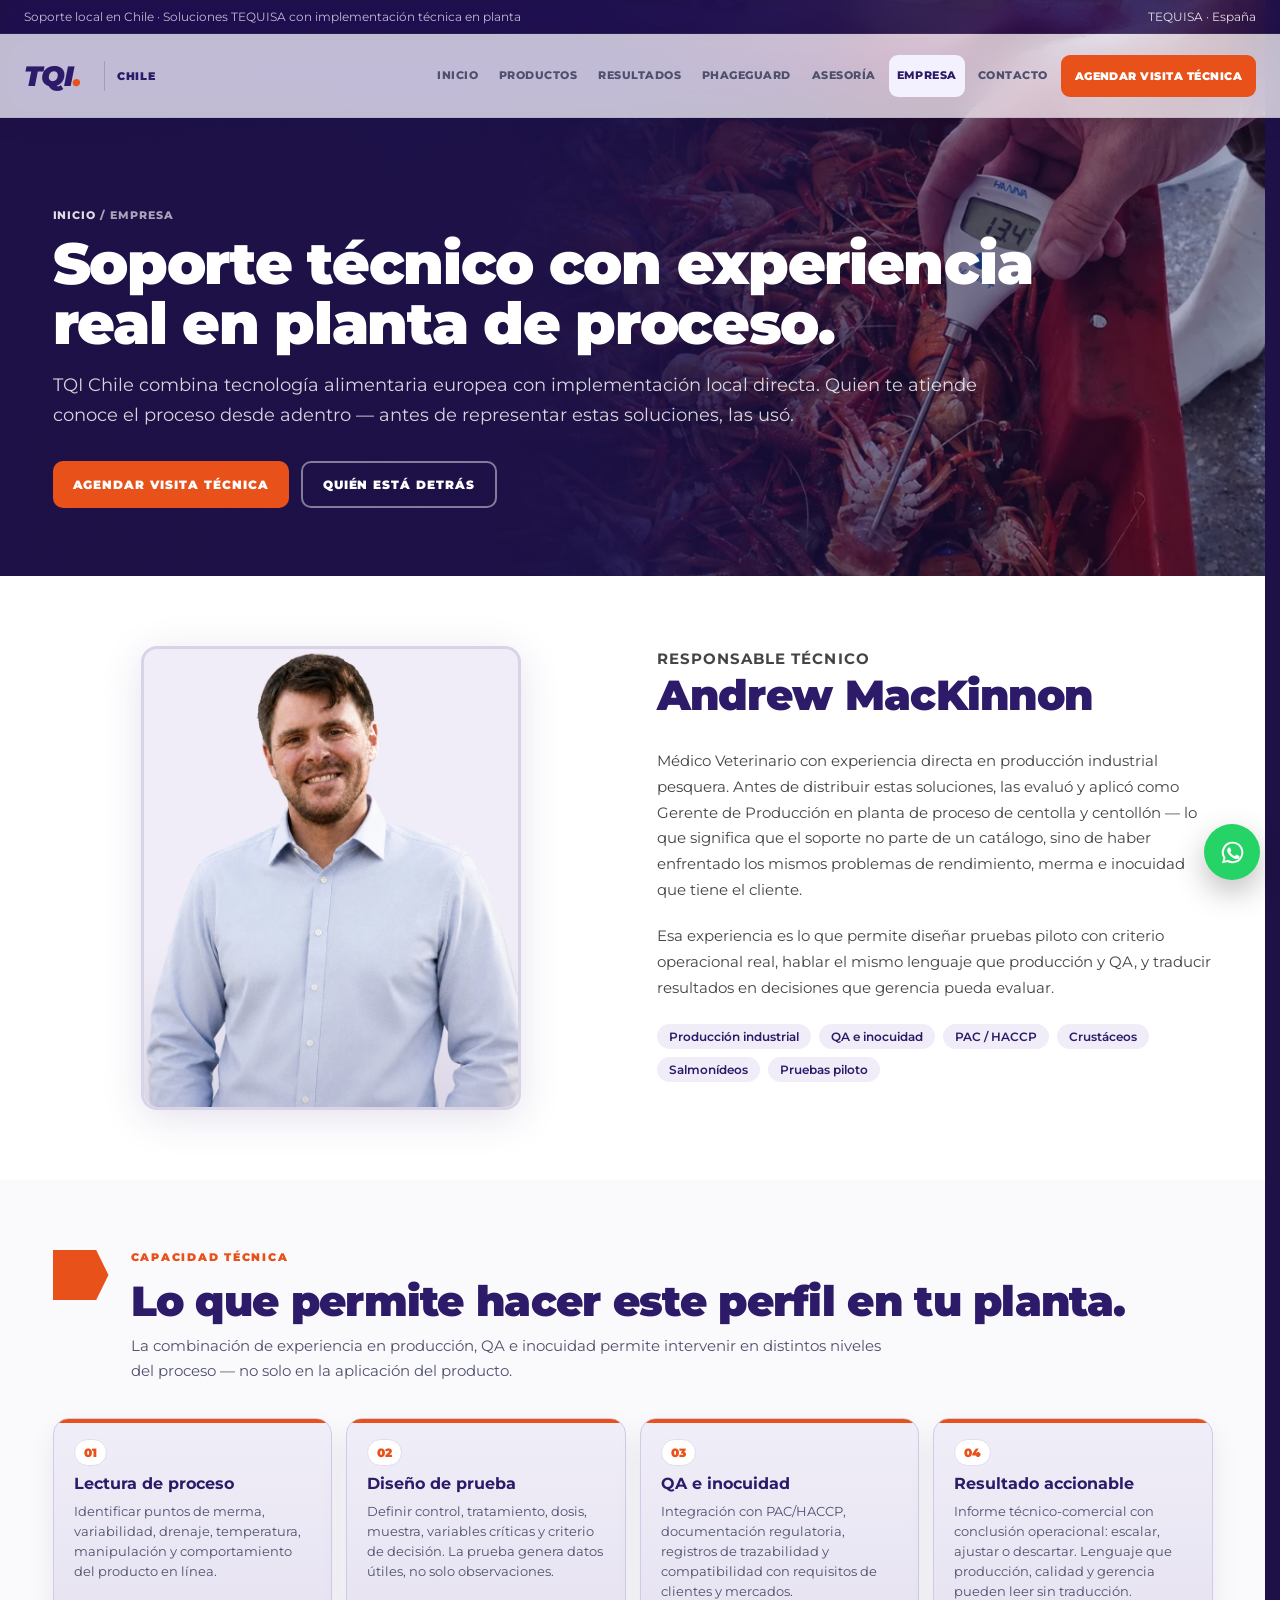
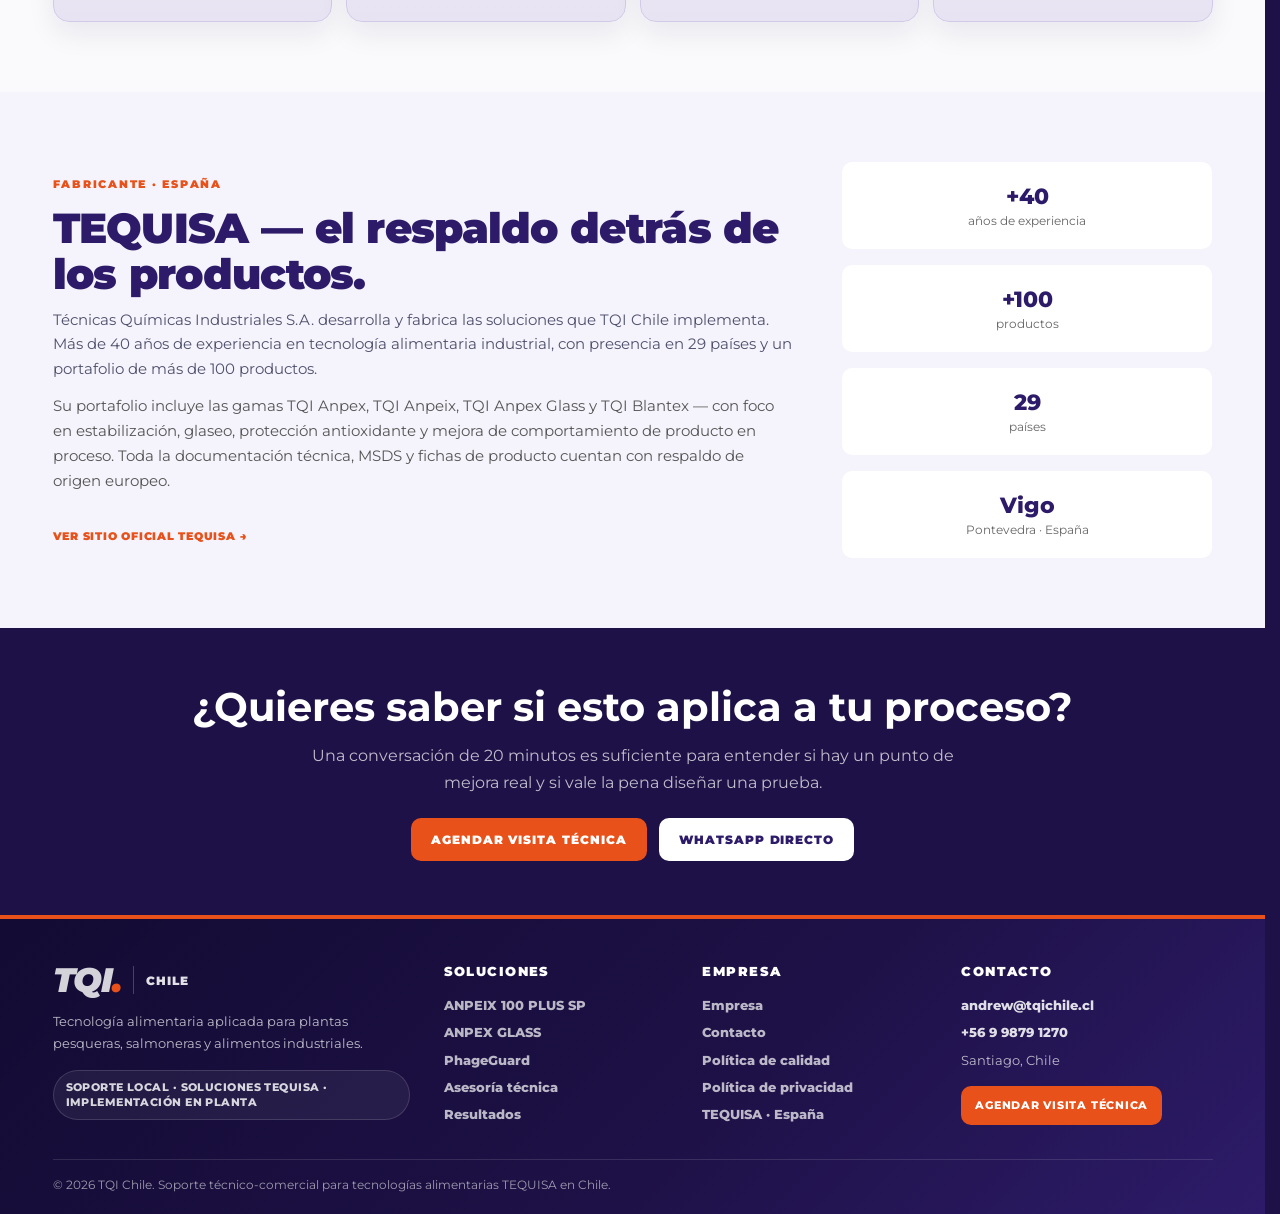
<file: empresa.html>
<!DOCTYPE html><html lang="es"><head><meta charset="UTF-8"><meta name="viewport" content="width=device-width, initial-scale=1.0"><link rel="icon" type="image/svg+xml" href="assets/img/favicon.svg"><link rel="icon" type="image/png" sizes="32x32" href="assets/img/favicon-32.png"><link rel="icon" type="image/png" sizes="64x64" href="assets/img/favicon-64.png"><link rel="apple-touch-icon" sizes="180x180" href="assets/img/apple-touch-icon.png"><meta name="theme-color" content="#2D1B69"><title>Empresa TQI Chile — Representación técnica y soporte en planta</title><meta name="description" content="TQI Chile entrega representación técnica, soporte de implementación y acompañamiento para tecnologías alimentarias en plantas de proceso."><link rel="canonical" href="https://tqichile.cl/empresa.html"><meta property="og:title" content="Empresa TQI Chile — Representación técnica y soporte en planta"><meta property="og:description" content="TQI Chile entrega representación técnica, soporte de implementación y acompañamiento para tecnologías alimentarias en plantas de proceso."><meta property="og:type" content="website"><meta property="og:url" content="https://tqichile.cl/empresa.html"><meta property="og:image" content="https://tqichile.cl/assets/img/og-tqi-chile.png"><meta name="twitter:card" content="summary_large_image"><link rel="preconnect" href="https://fonts.googleapis.com"><link rel="preconnect" href="https://fonts.gstatic.com" crossorigin><link href="https://fonts.googleapis.com/css2?family=Montserrat:wght@400;600;800&display=swap" rel="stylesheet"><link rel="stylesheet" href="assets/css/styles.css"><style id="critical-flicker-fix">
html{background:#1E1147;color-scheme:light}
body{background:#FAFAFC;margin:0}
.topbar{position:fixed;top:0;left:0;right:0;z-index:1001;background:rgba(30,17,71,0.70);-webkit-backdrop-filter:saturate(180%) blur(14px);backdrop-filter:saturate(180%) blur(14px);height:34px}
.site-header{position:fixed;top:34px;left:0;right:0;z-index:1000;background:rgba(255,255,255,0.72);-webkit-backdrop-filter:saturate(180%) blur(16px);backdrop-filter:saturate(180%) blur(16px);height:84px;border-bottom:1px solid rgba(45,27,105,0.08)}
@media (max-width:1020px){.topbar{display:none}.site-header{top:0;height:78px}}
@media (max-width:720px){.site-header{height:76px}}
@view-transition{navigation:auto}
::view-transition-old(root),::view-transition-new(root){animation-duration:180ms;animation-timing-function:cubic-bezier(.2,.7,.3,1)}

/* Andrew profile card */
.andrew-section{background:#fff}
.andrew-grid{display:grid;grid-template-columns:1fr 1fr;gap:3rem;align-items:start}
.andrew-photo-wrap{display:flex;justify-content:center;align-items:flex-start}
.andrew-photo-frame{position:relative;border-radius:16px;overflow:hidden;background:#F0EDF8;border:3px solid rgba(45,27,105,0.12);box-shadow:0 8px 40px rgba(45,27,105,0.13);max-width:380px;width:100%}
.andrew-photo-frame::before{content:'';position:absolute;inset:0;border-radius:14px;background:linear-gradient(180deg,transparent 65%,rgba(30,17,71,0.10) 100%);z-index:1;pointer-events:none}
.andrew-photo-frame img{display:block;width:100%;height:auto;border-radius:14px}
.andrew-copy{display:flex;flex-direction:column;gap:1.25rem}
.andrew-name{font-size:1.5rem;font-weight:800;color:#1E1147;margin:0;line-height:1.2}
.andrew-title{font-size:0.82rem;font-weight:700;letter-spacing:0.07em;text-transform:uppercase;color:#F05A22;margin:0}
.andrew-copy p{font-size:0.95rem;color:#444;line-height:1.7;margin:0}
.andrew-tags{display:flex;flex-wrap:wrap;gap:0.5rem;margin-top:0.25rem}
.andrew-tag{font-size:0.75rem;font-weight:600;padding:0.3rem 0.75rem;border-radius:99px;background:#F0EDF8;color:#2D1B69}

/* TEQUISA block */
.tequisa-section{background:#F5F3FB}
.tequisa-grid{display:grid;grid-template-columns:2fr 1fr;gap:3rem;align-items:center}
.tequisa-stats{display:flex;flex-direction:column;gap:1rem}
.tequisa-stat{text-align:center;background:#fff;border-radius:10px;padding:1.25rem 1rem}
.tequisa-stat strong{display:block;font-size:1.4rem;font-weight:800;color:#2D1B69}
.tequisa-stat span{font-size:0.78rem;color:#666}

@media(max-width:860px){
  .andrew-grid{grid-template-columns:1fr}
  .andrew-photo-wrap{justify-content:center}
  .andrew-photo-frame{max-width:280px}
  .tequisa-grid{grid-template-columns:1fr}
  .tequisa-stats{flex-direction:row;flex-wrap:wrap}
  .tequisa-stat{flex:1;min-width:120px}
}
</style><script type="application/ld+json">{"@context": "https://schema.org", "@type": "Organization", "name": "TQI Chile", "url": "https://tqichile.cl/", "email": "andrew@tqichile.cl", "areaServed": "CL", "description": "Representación técnica y soporte de implementación en planta para tecnologías alimentarias TEQUISA y PhageGuard de Micreos en Chile.", "parentOrganization": {"@type": "Organization", "name": "TEQUISA - Técnicas Químicas Industriales S.A.", "url": "https://tequisa.com/"}, "founder": {"@type": "Person", "name": "Andrew MacKinnon", "jobTitle": "Médico Veterinario"}}</script>
</head><body class="empresa-page">
<!-- Meta Pixel Code noscript -->
<noscript><img height="1" width="1" style="display:none"
src="https://www.facebook.com/tr?id=3374175949411724&ev=PageView&noscript=1"
/></noscript>
<!-- End Meta Pixel Code noscript -->
<a class="skip-link" href="#contenido">Saltar al contenido</a>
<div class="topbar"><div class="container"><span>Soporte local en Chile · Soluciones TEQUISA con implementación técnica en planta</span><a href="https://tequisa.com/" target="_blank" rel="noopener">TEQUISA · España</a></div></div>
<header class="site-header">
  <nav class="nav container" aria-label="Navegación principal">
    <a class="brand" href="index.html" aria-label="TQI Chile inicio">
      <div><div class="brand-mark">TQI<span>.</span></div></div>
      <div class="brand-divider"></div>
      <div class="brand-country">Chile</div>
    </a>
    <button class="menu-btn" aria-label="Abrir menú" aria-expanded="false">☰</button>
    <div class="nav-links">
      <a class="nav-link" href="index.html">Inicio</a>
      <a class="nav-link" href="productos.html">Productos</a>
      <a class="nav-link" href="resultados.html">Resultados</a>
      <a class="nav-link" href="phageguard.html">PhageGuard</a>
      <a class="nav-link" href="asesoria.html">Asesoría</a>
      <a class="nav-link" href="empresa.html">Empresa</a>
      <a class="nav-link" href="contacto.html">Contacto</a>
      <a class="nav-cta" href="contacto.html">Agendar visita técnica</a>
    </div>
  </nav>
</header><main id="contenido">

<!-- HERO -->
<section class="page-hero empresa-hero" style="position:relative;overflow:hidden;"><div aria-hidden="true" style="position:absolute;inset:0;z-index:0;"><img src="assets/img/hero-empresa-terreno.webp" alt="" style="width:100%;height:100%;object-fit:cover;object-position:65% center;" decoding="async" fetchpriority="high"></div><div aria-hidden="true" style="position:absolute;inset:0;z-index:1;background:linear-gradient(90deg,rgba(30,17,71,.97) 0%,rgba(30,17,71,.90) 40%,rgba(30,17,71,.60) 68%,rgba(30,17,71,.28) 100%);"></div><div class="container" style="position:relative;z-index:2;"><div><div class="breadcrumb"><a href="index.html">Inicio</a> / <span aria-current="page">Empresa</span></div><h1>Soporte técnico con experiencia real en planta de proceso.</h1><p>TQI Chile combina tecnología alimentaria europea con implementación local directa. Quien te atiende conoce el proceso desde adentro — antes de representar estas soluciones, las usó.</p><div class="hero-actions"><a class="btn btn-primary" href="contacto.html">Agendar visita técnica</a><a class="btn btn-outline" href="#andrew">Quién está detrás</a></div></div></div></section>

<!-- ANDREW — primero -->
<section class="section andrew-section" id="andrew">
  <div class="container">
    <div class="andrew-grid">
      <div class="andrew-photo-wrap">
        <div class="andrew-photo-frame">
          <img src="assets/img/andrew-mackinnon.webp" alt="Andrew MacKinnon — TQI Chile" loading="eager" decoding="async" width="800" height="980">
        </div>
      </div>
      <div class="andrew-copy">
        <div>
          <p class="andrew-title">Responsable técnico</p>
          <h2 class="andrew-name">Andrew MacKinnon</h2>
        </div>
        <p>Médico Veterinario con experiencia directa en producción industrial pesquera. Antes de distribuir estas soluciones, las evaluó y aplicó como Gerente de Producción en planta de proceso de centolla y centollón — lo que significa que el soporte no parte de un catálogo, sino de haber enfrentado los mismos problemas de rendimiento, merma e inocuidad que tiene el cliente.</p>
        <p>Esa experiencia es lo que permite diseñar pruebas piloto con criterio operacional real, hablar el mismo lenguaje que producción y QA, y traducir resultados en decisiones que gerencia pueda evaluar.</p>
        <div class="andrew-tags">
          <span class="andrew-tag">Producción industrial</span>
          <span class="andrew-tag">QA e inocuidad</span>
          <span class="andrew-tag">PAC / HACCP</span>
          <span class="andrew-tag">Crustáceos</span>
          <span class="andrew-tag">Salmonídeos</span>
          <span class="andrew-tag">Pruebas piloto</span>
        </div>
      </div>
    </div>
  </div>
</section>

<!-- CAPACIDAD TÉCNICA -->
<section class="section alt" id="capacidad">
  <div class="container">
    <div class="section-head">
      <div class="chevron"></div>
      <div>
        <div class="kicker">Capacidad técnica</div>
        <h2>Lo que permite hacer este perfil en tu planta.</h2>
        <p class="section-lead">La combinación de experiencia en producción, QA e inocuidad permite intervenir en distintos niveles del proceso — no solo en la aplicación del producto.</p>
      </div>
    </div>
    <div class="process">
      <div class="step"><div class="step-num">01</div><h3>Lectura de proceso</h3><p>Identificar puntos de merma, variabilidad, drenaje, temperatura, manipulación y comportamiento del producto en línea.</p></div>
      <div class="step"><div class="step-num">02</div><h3>Diseño de prueba</h3><p>Definir control, tratamiento, dosis, muestra, variables críticas y criterio de decisión. La prueba genera datos útiles, no solo observaciones.</p></div>
      <div class="step"><div class="step-num">03</div><h3>QA e inocuidad</h3><p>Integración con PAC/HACCP, documentación regulatoria, registros de trazabilidad y compatibilidad con requisitos de clientes y mercados.</p></div>
      <div class="step"><div class="step-num">04</div><h3>Resultado accionable</h3><p>Informe técnico-comercial con conclusión operacional: escalar, ajustar o descartar. Lenguaje que producción, calidad y gerencia pueden leer sin traducción.</p></div>
    </div>
  </div>
</section>

<!-- TEQUISA — respaldo, segundo -->
<section class="section tequisa-section" id="tequisa">
  <div class="container">
    <div class="tequisa-grid">
      <div>
        <div class="kicker">Fabricante · España</div>
        <h2>TEQUISA — el respaldo detrás de los productos.</h2>
        <p class="section-lead">Técnicas Químicas Industriales S.A. desarrolla y fabrica las soluciones que TQI Chile implementa. Más de 40 años de experiencia en tecnología alimentaria industrial, con presencia en 29 países y un portafolio de más de 100 productos.</p>
        <p style="font-size:0.92rem;color:#555;line-height:1.7;margin-top:0.75rem;">Su portafolio incluye las gamas TQI Anpex, TQI Anpeix, TQI Anpex Glass y TQI Blantex — con foco en estabilización, glaseo, protección antioxidante y mejora de comportamiento de producto en proceso. Toda la documentación técnica, MSDS y fichas de producto cuentan con respaldo de origen europeo.</p>
        <a class="card-link" href="https://tequisa.com/" target="_blank" rel="noopener" style="display:inline-block;margin-top:1.25rem;">Ver sitio oficial TEQUISA →</a>
      </div>
      <div class="tequisa-stats">
        <div class="tequisa-stat"><strong>+40</strong><span>años de experiencia</span></div>
        <div class="tequisa-stat"><strong>+100</strong><span>productos</span></div>
        <div class="tequisa-stat"><strong>29</strong><span>países</span></div>
        <div class="tequisa-stat"><strong>Vigo</strong><span>Pontevedra · España</span></div>
      </div>
    </div>
  </div>
</section>

<!-- CTA -->
<section class="cta-band"><div class="container">
  <h2>¿Quieres saber si esto aplica a tu proceso?</h2>
  <p>Una conversación de 20 minutos es suficiente para entender si hay un punto de mejora real y si vale la pena diseñar una prueba.</p>
  <div class="cta-actions">
    <a class="btn btn-primary" href="contacto.html">Agendar visita técnica</a>
    <a class="btn btn-secondary" href="https://wa.me/56998791270?text=Hola%2C%20quiero%20conversar%20sobre%20TQI%20Chile" target="_blank" rel="noopener noreferrer">WhatsApp directo</a>
  </div>
</div></section>

</main>
<a class="wa-float" href="https://wa.me/56998791270?text=Hola%2C%20quiero%20conversar%20sobre%20soluciones%20TQI%20Chile%20para%20planta%20de%20proceso" aria-label="Contactar por WhatsApp" target="_blank" rel="noopener noreferrer"><svg class="wa-icon" viewBox="0 0 32 32" aria-hidden="true" focusable="false">
  <path d="M16.02 3.2A12.73 12.73 0 0 0 5.14 22.5L3.6 28.8l6.45-1.52A12.78 12.78 0 1 0 16.02 3.2Zm0 2.28a10.48 10.48 0 0 1 8.88 16.05 10.46 10.46 0 0 1-13.86 3.5l-.46-.25-3.68.86.88-3.58-.3-.49A10.46 10.46 0 0 1 16.02 5.48Zm-4.13 4.73c-.24 0-.62.09-.95.44-.33.36-1.25 1.22-1.25 2.98 0 1.76 1.28 3.46 1.46 3.7.18.24 2.47 3.96 6.12 5.39 3.03 1.19 3.65.95 4.31.89.66-.06 2.13-.87 2.43-1.71.3-.84.3-1.56.21-1.71-.09-.15-.33-.24-.69-.42-.36-.18-2.13-1.05-2.46-1.17-.33-.12-.57-.18-.81.18-.24.36-.93 1.17-1.14 1.41-.21.24-.42.27-.78.09-.36-.18-1.52-.56-2.9-1.78-1.07-.95-1.79-2.13-2-2.49-.21-.36-.02-.56.16-.74.16-.16.36-.42.54-.63.18-.21.24-.36.36-.6.12-.24.06-.45-.03-.63-.09-.18-.81-1.95-1.11-2.67-.29-.7-.59-.6-.81-.61h-.68Z"/>
</svg></a>
<footer class="footer footer-pro">
  <div class="container footer-grid">
    <div class="footer-brand-block">
      <a class="footer-brand" href="index.html" aria-label="TQI Chile inicio">
        <span class="footer-brand-mark">TQI<span>.</span></span>
        <span class="footer-brand-country">Chile</span>
      </a>
      <p>Tecnología alimentaria aplicada para plantas pesqueras, salmoneras y alimentos industriales.</p>
      <div class="footer-proof">Soporte local · Soluciones TEQUISA · Implementación en planta</div>
    </div>
    <nav class="footer-col" aria-label="Soluciones TQI Chile">
      <h3>Soluciones</h3>
      <a href="productos.html#anpeix">ANPEIX 100 PLUS SP</a>
      <a href="productos.html#anpeix-2">ANPEX GLASS</a>
      <a href="phageguard.html#lineas">PhageGuard</a>
      <a href="asesoria.html">Asesoría técnica</a>
      <a href="resultados.html">Resultados</a>
    </nav>
    <nav class="footer-col" aria-label="Empresa y recursos">
      <h3>Empresa</h3>
      <a href="empresa.html">Empresa</a>
      <a href="contacto.html">Contacto</a>
      <a href="politica-calidad.html">Política de calidad</a>
      <a href="politica-privacidad.html">Política de privacidad</a>
      <a href="https://tequisa.com/" target="_blank" rel="noopener">TEQUISA · España</a>
    </nav>
    <div class="footer-col footer-contact">
      <h3>Contacto</h3>
      <a href="mailto:andrew@tqichile.cl">andrew@tqichile.cl</a>
      <a href="https://wa.me/56998791270?text=Hola%2C%20quiero%20evaluar%20una%20soluci%C3%B3n%20TQI%20Chile%20en%20planta" target="_blank" rel="noopener">+56 9 9879 1270</a>
      <span>Santiago, Chile</span>
      <a class="footer-cta" href="contacto.html">Agendar visita técnica</a>
    </div>
  </div>
  <div class="container footer-bottom">
    <p>© 2026 TQI Chile. Soporte técnico-comercial para tecnologías alimentarias TEQUISA en Chile.</p>
  </div>
</footer>
<script src="assets/js/main.js" defer></script>
</body></html>
</file>
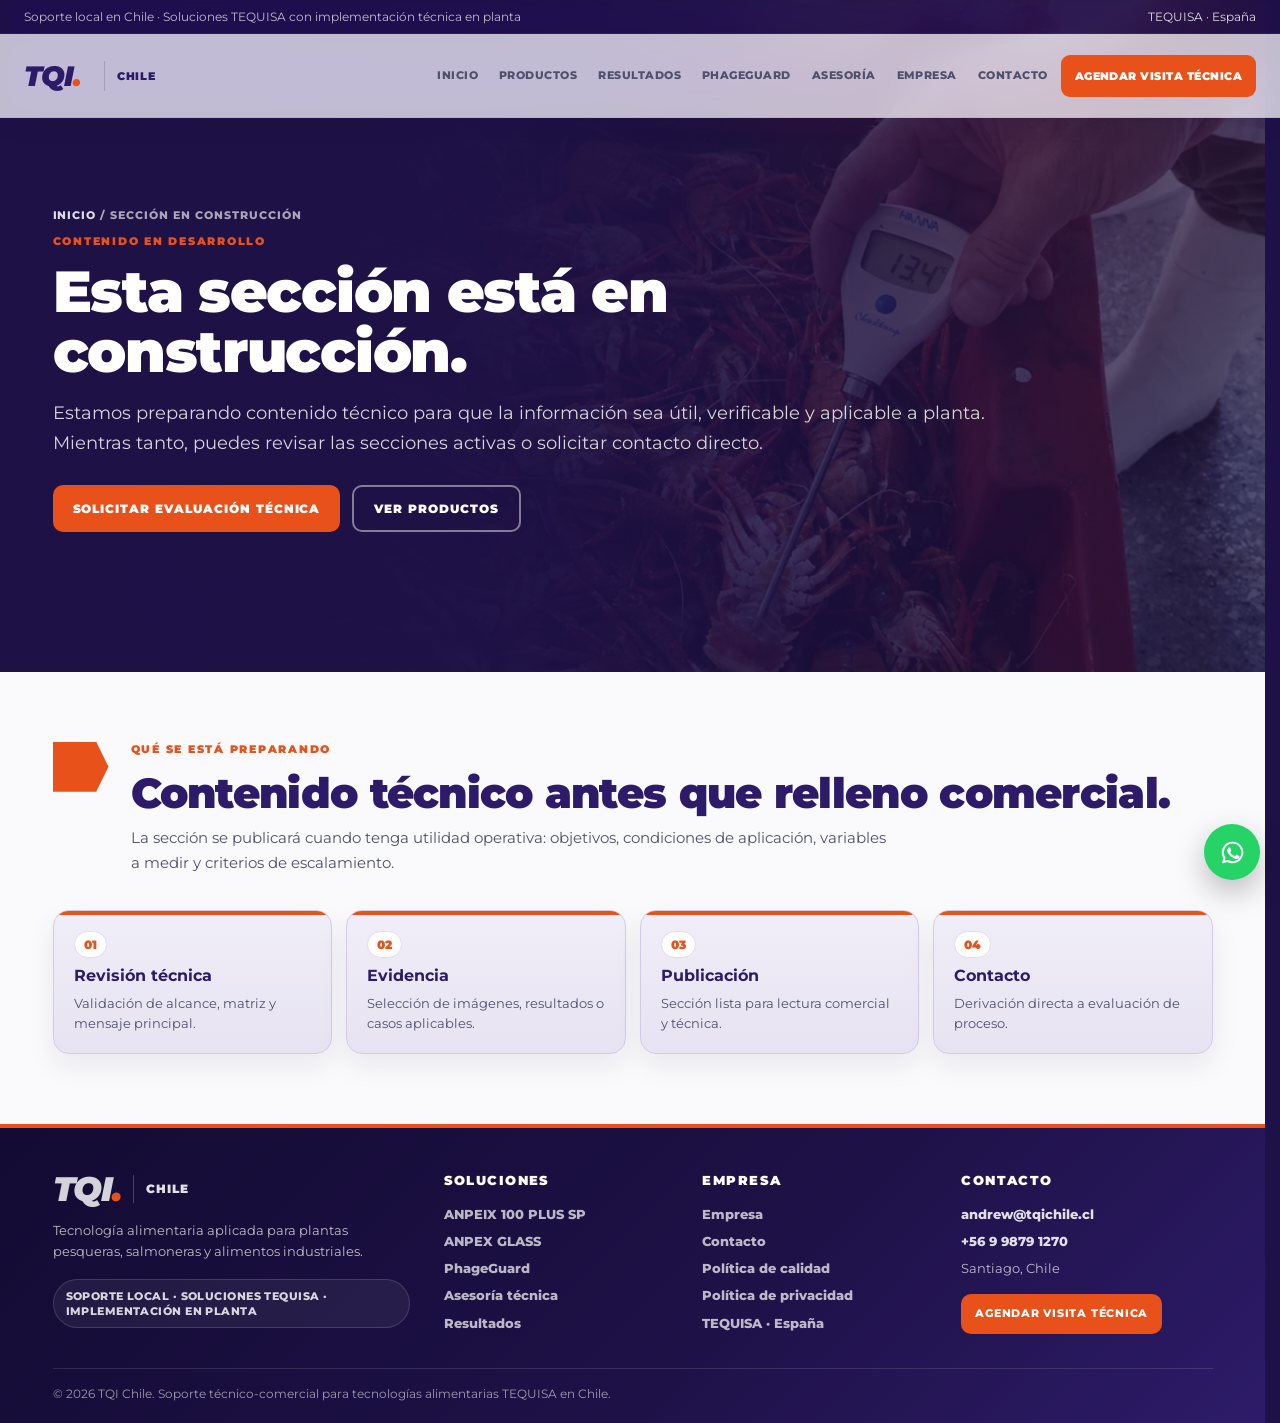
<file: en-construccion.html>
<!DOCTYPE html><html lang="es"><head><meta charset="UTF-8"><meta name="viewport" content="width=device-width, initial-scale=1.0"><link rel="icon" type="image/svg+xml" href="assets/img/favicon.svg"><link rel="icon" type="image/png" sizes="32x32" href="assets/img/favicon-32.png"><link rel="icon" type="image/png" sizes="64x64" href="assets/img/favicon-64.png"><link rel="apple-touch-icon" sizes="180x180" href="assets/img/apple-touch-icon.png"><meta name="theme-color" content="#2D1B69"><title>Sección en construcción — TQI Chile</title><meta name="description" content="Contenido técnico en desarrollo para TQI Chile."><meta name="robots" content="noindex, follow"><link rel="canonical" href="https://tqichile.cl/en-construccion.html"><meta property="og:title" content="Sección en construcción — TQI Chile"><meta property="og:description" content="Contenido técnico en desarrollo para TQI Chile."><meta property="og:type" content="website"><meta property="og:url" content="https://tqichile.cl/en-construccion.html"><meta property="og:image" content="https://tqichile.cl/assets/img/og-tqi-chile.png"><meta name="twitter:card" content="summary_large_image"><link rel="preconnect" href="https://fonts.googleapis.com"><link rel="preconnect" href="https://fonts.gstatic.com" crossorigin><link href="https://fonts.googleapis.com/css2?family=Montserrat:wght@400;600;800&display=swap" rel="stylesheet"><link rel="stylesheet" href="assets/css/styles.css"><style id="critical-flicker-fix">
html{background:#1E1147;color-scheme:light}
body{background:#FAFAFC;margin:0}
.topbar{position:fixed;top:0;left:0;right:0;z-index:1001;background:rgba(30,17,71,0.70);-webkit-backdrop-filter:saturate(180%) blur(14px);backdrop-filter:saturate(180%) blur(14px);height:34px}
.site-header{position:fixed;top:34px;left:0;right:0;z-index:1000;background:rgba(255,255,255,0.72);-webkit-backdrop-filter:saturate(180%) blur(16px);backdrop-filter:saturate(180%) blur(16px);height:84px;border-bottom:1px solid rgba(45,27,105,0.08)}
@media (max-width:1020px){.topbar{display:none}.site-header{top:0;height:78px}}
@media (max-width:720px){.site-header{height:76px}}
@view-transition{navigation:auto}
::view-transition-old(root),::view-transition-new(root){animation-duration:180ms;animation-timing-function:cubic-bezier(.2,.7,.3,1)}
</style><script type="application/ld+json">{"@context":"https://schema.org","@type":"Organization","name":"TQI Chile","url":"https://tqichile.cl/","email":"andrew@tqichile.cl","areaServed":"CL","description":"Soporte local en Chile para tecnologías alimentarias TEQUISA, coadyuvantes tecnológicos y soporte técnico para plantas de proceso.","parentOrganization":{"@type":"Organization","name":"TEQUISA - Técnicas Químicas Industriales S.A.","url":"https://tequisa.com/"}}</script>
</head><body class="utility-page construction-page">
<!-- Meta Pixel Code noscript -->
<noscript><img height="1" width="1" style="display:none"
src="https://www.facebook.com/tr?id=3374175949411724&ev=PageView&noscript=1"
/></noscript>
<!-- End Meta Pixel Code noscript --><a class="skip-link" href="#contenido">Saltar al contenido</a>
<div class="topbar"><div class="container"><span>Soporte local en Chile · Soluciones TEQUISA con implementación técnica en planta</span><a href="https://tequisa.com/" target="_blank" rel="noopener">TEQUISA · España</a></div></div>
<header class="site-header">
  <nav class="nav container" aria-label="Navegación principal">
    <a class="brand" href="index.html" aria-label="TQI Chile inicio">
      <div><div class="brand-mark">TQI<span>.</span></div></div>
      <div class="brand-divider"></div>
      <div class="brand-country">Chile</div>
    </a>
    <button class="menu-btn" aria-label="Abrir menú" aria-expanded="false">☰</button>
    <div class="nav-links">
      <a class="nav-link" href="index.html">Inicio</a>
      <a class="nav-link" href="productos.html">Productos</a>
      <a class="nav-link" href="resultados.html">Resultados</a>
      <a class="nav-link" href="phageguard.html">PhageGuard</a>
      <a class="nav-link" href="asesoria.html">Asesoría</a>
      <a class="nav-link" href="empresa.html">Empresa</a>
      <a class="nav-link" href="contacto.html">Contacto</a>
      <a class="nav-cta" href="contacto.html">Agendar visita técnica</a>
    </div>
  </nav>
</header><main id="contenido">
<section class="page-hero utility-hero"><div aria-hidden="true" class="utility-hero-media"><img src="assets/img/hero-empresa-terreno.webp" alt="" decoding="async" fetchpriority="high"></div><div class="container"><div><div class="breadcrumb"><a href="index.html">Inicio</a> / <span aria-current="page">Sección en construcción</span></div><div class="kicker">Contenido en desarrollo</div><h1>Esta sección está en construcción.</h1><p>Estamos preparando contenido técnico para que la información sea útil, verificable y aplicable a planta. Mientras tanto, puedes revisar las secciones activas o solicitar contacto directo.</p><div class="hero-actions"><a class="btn btn-primary" href="contacto.html">Solicitar evaluación técnica</a><a class="btn btn-outline" href="productos.html">Ver productos</a></div></div></div></section>
<section class="section alt"><div class="container"><div class="section-head"><div class="chevron"></div><div><div class="kicker">Qué se está preparando</div><h2>Contenido técnico antes que relleno comercial.</h2><p class="section-lead">La sección se publicará cuando tenga utilidad operativa: objetivos, condiciones de aplicación, variables a medir y criterios de escalamiento.</p></div></div><div class="process"><div class="step"><div class="step-num">01</div><h3>Revisión técnica</h3><p>Validación de alcance, matriz y mensaje principal.</p></div><div class="step"><div class="step-num">02</div><h3>Evidencia</h3><p>Selección de imágenes, resultados o casos aplicables.</p></div><div class="step"><div class="step-num">03</div><h3>Publicación</h3><p>Sección lista para lectura comercial y técnica.</p></div><div class="step"><div class="step-num">04</div><h3>Contacto</h3><p>Derivación directa a evaluación de proceso.</p></div></div></div></section>
</main><a class="wa-float" href="https://wa.me/56998791270?text=Hola%2C%20quiero%20conversar%20sobre%20soluciones%20TQI%20Chile%20para%20planta%20de%20proceso" aria-label="Contactar por WhatsApp" target="_blank" rel="noopener noreferrer"><svg class="wa-icon" viewBox="0 0 32 32" aria-hidden="true" focusable="false"><path d="M16.02 3.2A12.73 12.73 0 0 0 5.14 22.5L3.6 28.8l6.45-1.52A12.78 12.78 0 1 0 16.02 3.2Zm0 2.28a10.48 10.48 0 0 1 8.88 16.05 10.46 10.46 0 0 1-13.86 3.5l-.46-.25-3.68.86.88-3.58-.3-.49A10.46 10.46 0 0 1 16.02 5.48Zm-4.13 4.73c-.24 0-.62.09-.95.44-.33.36-1.25 1.22-1.25 2.98 0 1.76 1.28 3.46 1.46 3.7.18.24 2.47 3.96 6.12 5.39 3.03 1.19 3.65.95 4.31.89.66-.06 2.13-.87 2.43-1.71.3-.84.3-1.56.21-1.71-.09-.15-.33-.24-.69-.42-.36-.18-2.13-1.05-2.46-1.17-.33-.12-.57-.18-.81.18-.24.36-.93 1.17-1.14 1.41-.21.24-.42.27-.78.09-.36-.18-1.52-.56-2.9-1.78-1.07-.95-1.79-2.13-2-2.49-.21-.36-.02-.56.16-.74.16-.16.36-.42.54-.63.18-.21.24-.36.36-.6.12-.24.06-.45-.03-.63-.09-.18-.81-1.95-1.11-2.67-.29-.7-.59-.6-.81-.61h-.68Z"/></svg></a><footer class="footer footer-pro">
  <div class="container footer-grid">
    <div class="footer-brand-block">
      <a class="footer-brand" href="index.html" aria-label="TQI Chile inicio">
        <span class="footer-brand-mark">TQI<span>.</span></span>
        <span class="footer-brand-country">Chile</span>
      </a>
      <p>Tecnología alimentaria aplicada para plantas pesqueras, salmoneras y alimentos industriales.</p>
      <div class="footer-proof">Soporte local · Soluciones TEQUISA · Implementación en planta</div>
    </div>

    <nav class="footer-col" aria-label="Soluciones TQI Chile">
      <h3>Soluciones</h3>
      <a href="productos.html#anpeix">ANPEIX 100 PLUS SP</a>
      <a href="productos.html#anpeix-2">ANPEX GLASS</a>
      <a href="phageguard.html#lineas">PhageGuard</a>
      <a href="asesoria.html">Asesoría técnica</a>
      <a href="resultados.html">Resultados</a>
    </nav>

    <nav class="footer-col" aria-label="Empresa y recursos">
      <h3>Empresa</h3>
      <a href="empresa.html">Empresa</a>
      <a href="contacto.html">Contacto</a>
      <a href="politica-calidad.html">Política de calidad</a>
      <a href="politica-privacidad.html">Política de privacidad</a>
      <a href="https://tequisa.com/" target="_blank" rel="noopener">TEQUISA · España</a>
    </nav>

    <div class="footer-col footer-contact">
      <h3>Contacto</h3>
      <a href="mailto:andrew@tqichile.cl">andrew@tqichile.cl</a>
      <a href="https://wa.me/56998791270?text=Hola%2C%20quiero%20evaluar%20una%20soluci%C3%B3n%20TQI%20Chile%20en%20planta" target="_blank" rel="noopener">+56 9 9879 1270</a>
      <span>Santiago, Chile</span>
      <a class="footer-cta" href="contacto.html">Agendar visita técnica</a>
    </div>
  </div>
  <div class="container footer-bottom">
    <p>© 2026 TQI Chile. Soporte técnico-comercial para tecnologías alimentarias TEQUISA en Chile.</p>
  </div>
</footer>
<script src="assets/js/main.js" defer></script></body></html>
</file>
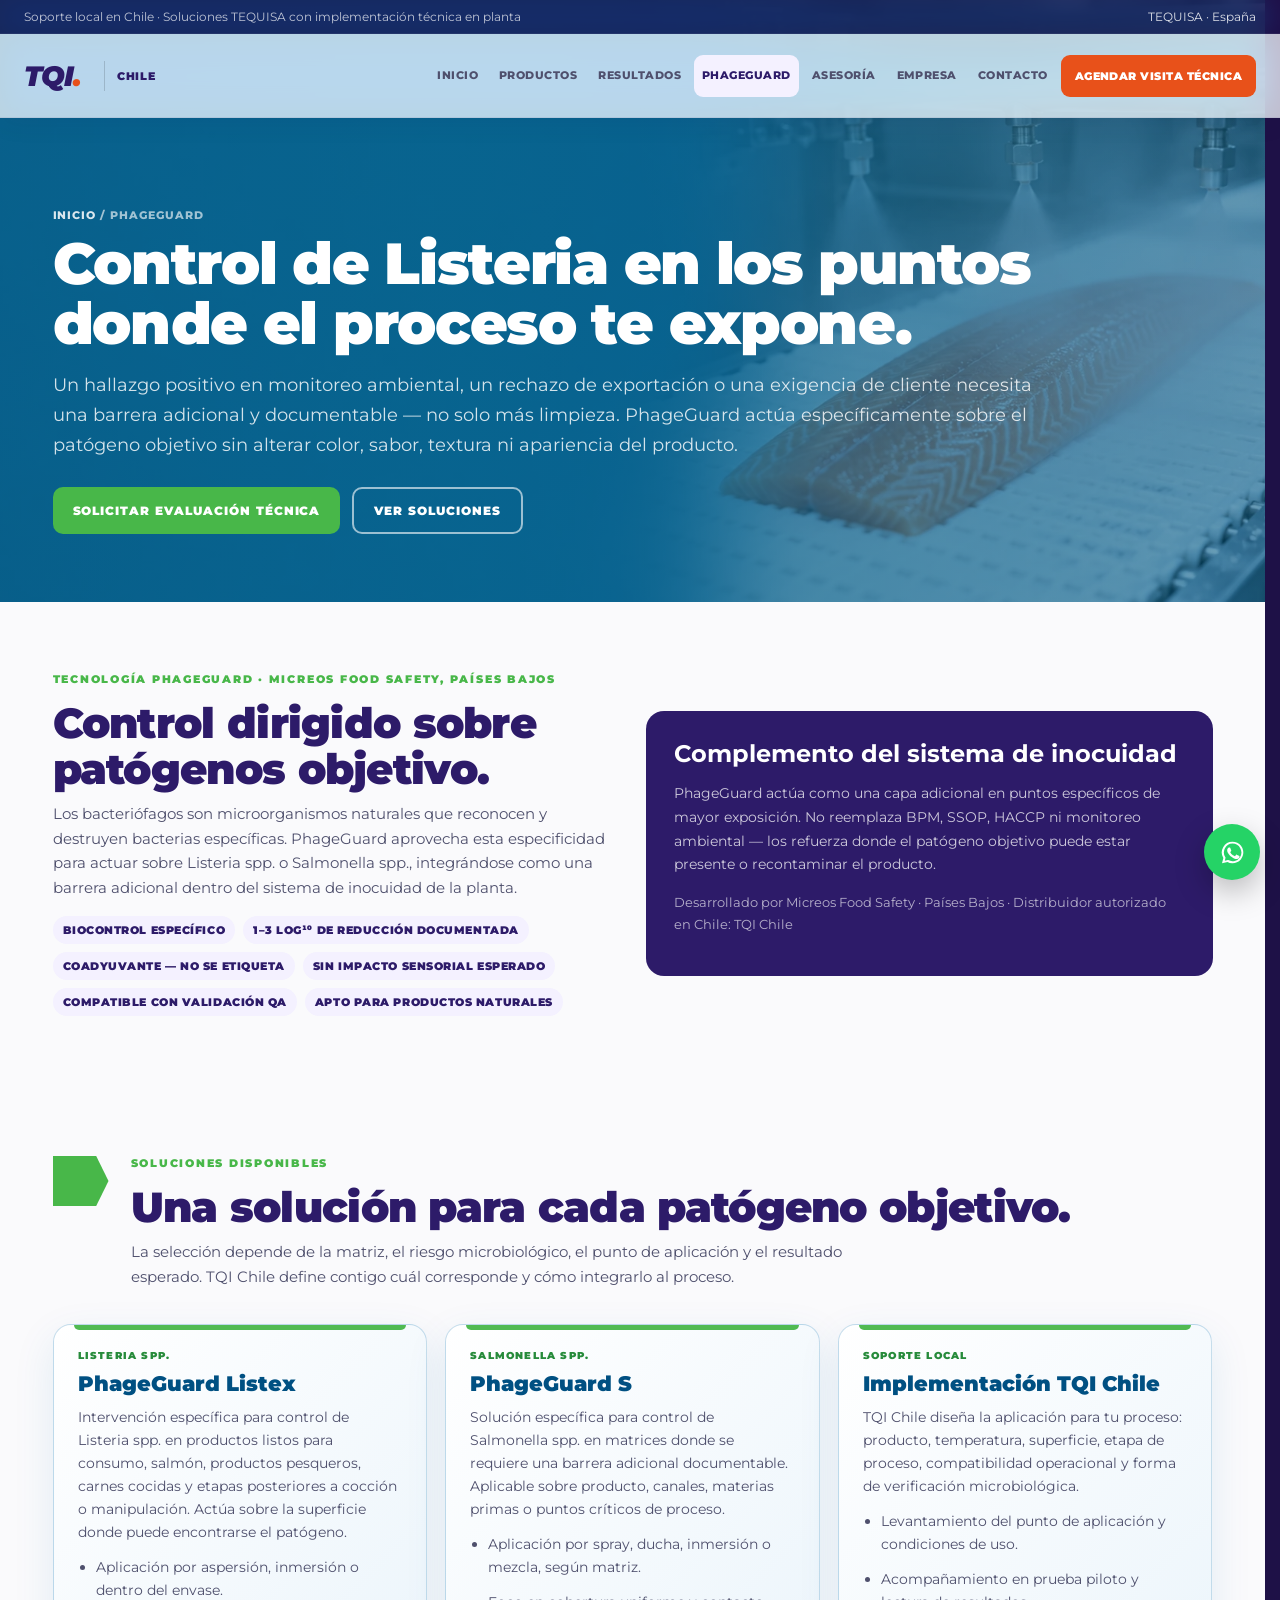
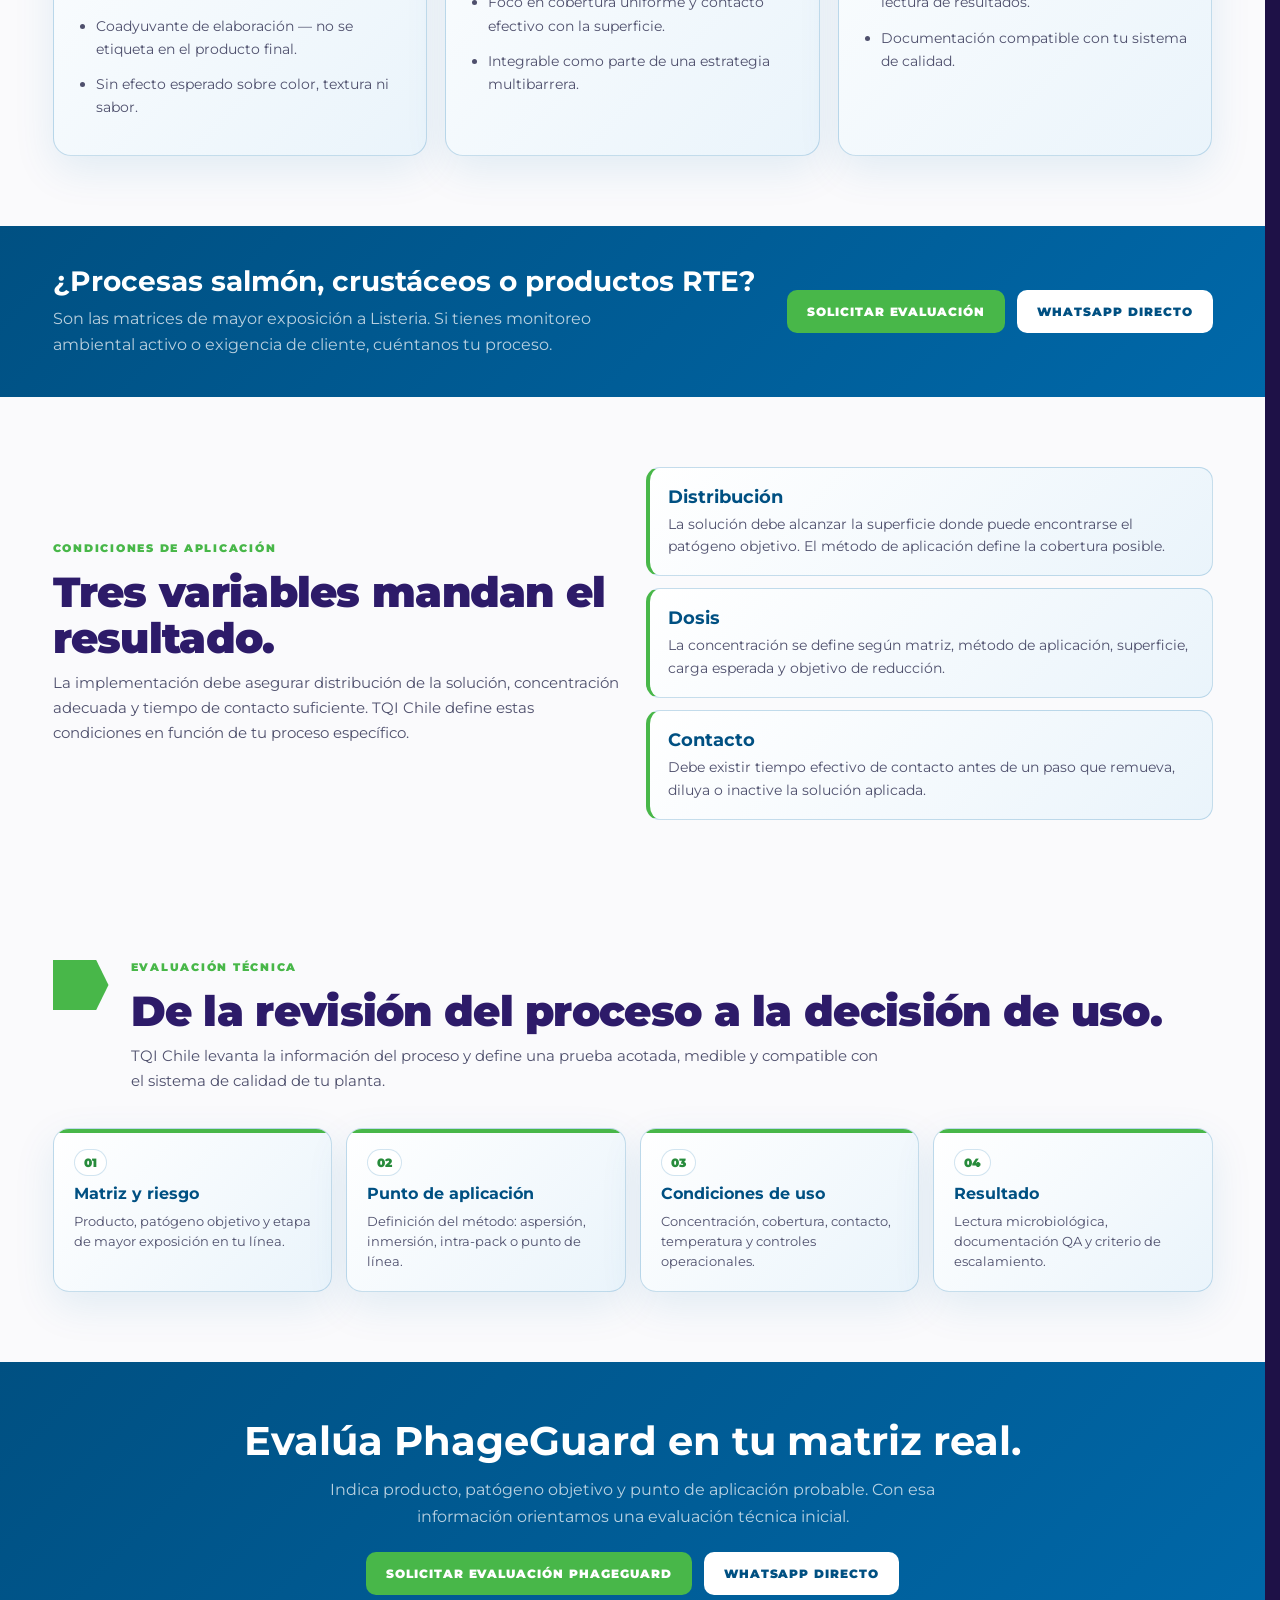
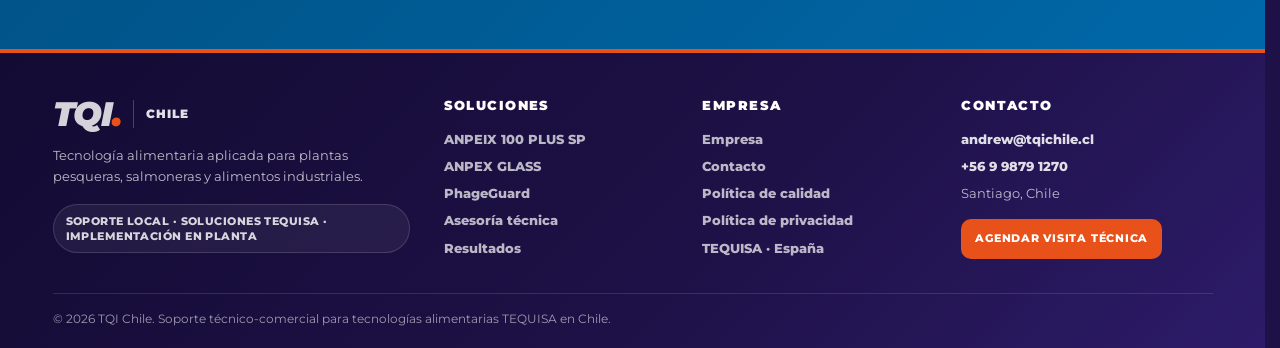
<file: phageguard.html>
<!DOCTYPE html><html lang="es"><head><meta charset="UTF-8"><meta name="viewport" content="width=device-width, initial-scale=1.0"><link rel="icon" type="image/svg+xml" href="assets/img/favicon.svg"><link rel="icon" type="image/png" sizes="32x32" href="assets/img/favicon-32.png"><link rel="icon" type="image/png" sizes="64x64" href="assets/img/favicon-64.png"><link rel="apple-touch-icon" sizes="180x180" href="assets/img/apple-touch-icon.png"><meta name="theme-color" content="#2D1B69"><title>PhageGuard Chile — Bacteriófagos para control específico de Listeria y Salmonella</title><meta name="description" content="PhageGuard Listex y PhageGuard S: intervención biológica específica para reducir Listeria spp. y Salmonella spp. en alimentos, bajo protocolo de aplicación validable en planta."><link rel="canonical" href="https://tqichile.cl/phageguard.html"><meta property="og:title" content="PhageGuard Chile — Bacteriófagos para control específico de Listeria y Salmonella"><meta property="og:description" content="PhageGuard Listex y PhageGuard S: bacteriófagos para control específico de Listeria spp. y Salmonella spp. en plantas de proceso de alimentos en Chile."><meta property="og:type" content="website"><meta property="og:url" content="https://tqichile.cl/phageguard.html"><meta property="og:image" content="https://tqichile.cl/assets/img/og-tqi-chile.png"><meta name="twitter:card" content="summary_large_image"><link rel="preconnect" href="https://fonts.googleapis.com"><link rel="preconnect" href="https://fonts.gstatic.com" crossorigin><link href="https://fonts.googleapis.com/css2?family=Montserrat:wght@400;600;800&display=swap" rel="stylesheet"><link rel="stylesheet" href="assets/css/styles.css"><style id="critical-flicker-fix">
html{background:#1E1147;color-scheme:light}
body{background:#FAFAFC;margin:0}
.topbar{position:fixed;top:0;left:0;right:0;z-index:1001;background:rgba(30,17,71,0.70);-webkit-backdrop-filter:saturate(180%) blur(14px);backdrop-filter:saturate(180%) blur(14px);height:34px}
.site-header{position:fixed;top:34px;left:0;right:0;z-index:1000;background:rgba(255,255,255,0.72);-webkit-backdrop-filter:saturate(180%) blur(16px);backdrop-filter:saturate(180%) blur(16px);height:84px;border-bottom:1px solid rgba(45,27,105,0.08)}
@media (max-width:1020px){.topbar{display:none}.site-header{top:0;height:78px}}
@media (max-width:720px){.site-header{height:76px}}
@view-transition{navigation:auto}
::view-transition-old(root),::view-transition-new(root){animation-duration:180ms;animation-timing-function:cubic-bezier(.2,.7,.3,1)}
</style>
<script type="application/ld+json">{"@context":"https://schema.org","@type":"Service","name":"PhageGuard — Control de Listeria y Salmonella con bacteriófagos","provider":{"@type":"Organization","name":"TQI Chile","url":"https://tqichile.cl/"},"description":"Soluciones PhageGuard Listex y PhageGuard S: bacteriófagos para control específico de Listeria spp. y Salmonella spp. en plantas de proceso de alimentos en Chile.","areaServed":"CL","serviceType":"Control microbiológico con bacteriófagos"}</script>
<script type="application/ld+json">{"@context":"https://schema.org","@type":"FAQPage","mainEntity":[{"@type":"Question","name":"¿Qué son los bacteriófagos y cómo actúan sobre Listeria?","acceptedAnswer":{"@type":"Answer","text":"Los bacteriófagos son microorganismos naturales que reconocen y destruyen bacterias específicas. PhageGuard Listex actúa sobre Listeria spp. integrándose como barrera adicional dentro del sistema de inocuidad de la planta sin alterar color, sabor ni textura del alimento."}},{"@type":"Question","name":"¿PhageGuard reemplaza los programas de limpieza y HACCP?","acceptedAnswer":{"@type":"Answer","text":"No. PhageGuard debe utilizarse como complemento de BPM, SSOP, HACCP y monitoreo ambiental."}},{"@type":"Question","name":"¿Tiene PhageGuard aprobación para uso en alimentos?","acceptedAnswer":{"@type":"Answer","text":"PhageGuard es desarrollado por Micreos Food Safety (Países Bajos) y cuenta con aprobaciones en múltiples mercados. TQI Chile apoya en la revisión regulatoria aplicable en Chile."}}]}</script>
</head><body class="phageguard-page">
<!-- Meta Pixel Code noscript -->
<noscript><img height="1" width="1" style="display:none"
src="https://www.facebook.com/tr?id=3374175949411724&ev=PageView&noscript=1"
/></noscript>
<!-- End Meta Pixel Code noscript -->
<a class="skip-link" href="#contenido">Saltar al contenido</a>
<div class="topbar"><div class="container"><span>Soporte local en Chile · Soluciones TEQUISA con implementación técnica en planta</span><a href="https://tequisa.com/" target="_blank" rel="noopener">TEQUISA · España</a></div></div>
<header class="site-header">
  <nav class="nav container" aria-label="Navegación principal">
    <a class="brand" href="index.html" aria-label="TQI Chile inicio">
      <div><div class="brand-mark">TQI<span>.</span></div></div>
      <div class="brand-divider"></div>
      <div class="brand-country">Chile</div>
    </a>
    <button class="menu-btn" aria-label="Abrir menú" aria-expanded="false">☰</button>
    <div class="nav-links">
      <a class="nav-link" href="index.html">Inicio</a>
      <a class="nav-link" href="productos.html">Productos</a>
      <a class="nav-link" href="resultados.html">Resultados</a>
      <a class="nav-link" href="phageguard.html">PhageGuard</a>
      <a class="nav-link" href="asesoria.html">Asesoría</a>
      <a class="nav-link" href="empresa.html">Empresa</a>
      <a class="nav-link" href="contacto.html">Contacto</a>
      <a class="nav-cta" href="contacto.html">Agendar visita técnica</a>
    </div>
  </nav>
</header>

<main id="contenido">

<!-- HERO -->
<section class="page-hero green phage-hero phageguard-hero">
  <div aria-hidden="true" class="phageguard-hero-media"><img alt="" decoding="async" fetchpriority="high" src="assets/img/hero-phageguard-salmon-spray.webp"/></div>
  <div class="container"><div>
    <div class="breadcrumb"><a href="index.html">Inicio</a> / <span aria-current="page">PhageGuard</span></div>
    <h1>Control de Listeria en los puntos donde el proceso te expone.</h1>
    <p>Un hallazgo positivo en monitoreo ambiental, un rechazo de exportación o una exigencia de cliente necesita una barrera adicional y documentable — no solo más limpieza. PhageGuard actúa específicamente sobre el patógeno objetivo sin alterar color, sabor, textura ni apariencia del producto.</p>
    <div class="hero-actions">
      <a class="btn btn-primary" href="contacto.html">Solicitar evaluación técnica</a>
      <a class="btn btn-outline" href="#lineas">Ver soluciones</a>
    </div>
  </div></div>
</section>

<!-- TECNOLOGÍA + MICREOS -->
<section class="section">
  <div class="container split">
    <div>
      <div class="kicker phage-kicker">Tecnología PhageGuard · Micreos Food Safety, Países Bajos</div>
      <h2>Control dirigido sobre patógenos objetivo.</h2>
      <p class="section-lead">Los bacteriófagos son microorganismos naturales que reconocen y destruyen bacterias específicas. PhageGuard aprovecha esta especificidad para actuar sobre Listeria spp. o Salmonella spp., integrándose como una barrera adicional dentro del sistema de inocuidad de la planta.</p>
      <div class="tag-row">
        <span class="tag">Biocontrol específico</span>
        <span class="tag">1–3 log¹⁰ de reducción documentada</span>
        <span class="tag">Coadyuvante — no se etiqueta</span>
        <span class="tag">Sin impacto sensorial esperado</span>
        <span class="tag">Compatible con validación QA</span>
        <span class="tag">Apto para productos naturales</span>
      </div>
    </div>
    <div class="panel dark">
      <h3>Complemento del sistema de inocuidad</h3>
      <p>PhageGuard actúa como una capa adicional en puntos específicos de mayor exposición. No reemplaza BPM, SSOP, HACCP ni monitoreo ambiental — los refuerza donde el patógeno objetivo puede estar presente o recontaminar el producto.</p>
      <p style="margin-top:14px;color:rgba(255,255,255,.65);font-size:13px;">Desarrollado por Micreos Food Safety · Países Bajos · Distribuidor autorizado en Chile: TQI Chile</p>
    </div>
  </div>
</section>

<!-- SOLUCIONES -->
<section class="section alt" id="lineas">
  <div class="container">
    <div class="section-head"><div class="chevron phage-chevron"></div><div>
      <div class="kicker phage-kicker">Soluciones disponibles</div>
      <h2>Una solución para cada patógeno objetivo.</h2>
      <p class="section-lead">La selección depende de la matriz, el riesgo microbiológico, el punto de aplicación y el resultado esperado. TQI Chile define contigo cuál corresponde y cómo integrarlo al proceso.</p>
    </div></div>
    <div class="cards phage-products">
      <article class="card">
        <div class="label">Listeria spp.</div>
        <h3>PhageGuard Listex</h3>
        <p>Intervención específica para control de Listeria spp. en productos listos para consumo, salmón, productos pesqueros, carnes cocidas y etapas posteriores a cocción o manipulación. Actúa sobre la superficie donde puede encontrarse el patógeno.</p>
        <ul>
          <li>Aplicación por aspersión, inmersión o dentro del envase.</li>
          <li>Coadyuvante de elaboración — no se etiqueta en el producto final.</li>
          <li>Sin efecto esperado sobre color, textura ni sabor.</li>
        </ul>
      </article>
      <article class="card">
        <div class="label">Salmonella spp.</div>
        <h3>PhageGuard S</h3>
        <p>Solución específica para control de Salmonella spp. en matrices donde se requiere una barrera adicional documentable. Aplicable sobre producto, canales, materias primas o puntos críticos de proceso.</p>
        <ul>
          <li>Aplicación por spray, ducha, inmersión o mezcla, según matriz.</li>
          <li>Foco en cobertura uniforme y contacto efectivo con la superficie.</li>
          <li>Integrable como parte de una estrategia multibarrera.</li>
        </ul>
      </article>
      <article class="card">
        <div class="label">Soporte local</div>
        <h3>Implementación TQI Chile</h3>
        <p>TQI Chile diseña la aplicación para tu proceso: producto, temperatura, superficie, etapa de proceso, compatibilidad operacional y forma de verificación microbiológica.</p>
        <ul>
          <li>Levantamiento del punto de aplicación y condiciones de uso.</li>
          <li>Acompañamiento en prueba piloto y lectura de resultados.</li>
          <li>Documentación compatible con tu sistema de calidad.</li>
        </ul>
      </article>
    </div>
  </div>
</section>

<!-- CTA INTERMEDIO -->
<section class="cta-band" style="padding:38px 0;">
  <div class="container" style="display:flex;align-items:center;justify-content:space-between;gap:28px;flex-wrap:wrap;text-align:left;">
    <div>
      <h2 style="font-size:clamp(20px,2.5vw,28px);margin:0 0 8px;">¿Procesas salmón, crustáceos o productos RTE?</h2>
      <p style="margin:0;max-width:620px;">Son las matrices de mayor exposición a Listeria. Si tienes monitoreo ambiental activo o exigencia de cliente, cuéntanos tu proceso.</p>
    </div>
    <div class="cta-actions" style="justify-content:flex-start;flex-shrink:0;">
      <a class="btn btn-primary" href="contacto.html">Solicitar evaluación</a>
      <a class="btn btn-secondary" href="https://wa.me/56998791270?text=Hola%2C%20quiero%20evaluar%20PhageGuard%20para%20control%20de%20Listeria%20en%20mi%20planta" target="_blank" rel="noopener">WhatsApp directo</a>
    </div>
  </div>
</section>

<!-- CONDICIONES DE APLICACIÓN -->
<section class="section alt">
  <div class="container split">
    <div>
      <div class="kicker phage-kicker">Condiciones de aplicación</div>
      <h2>Tres variables mandan el resultado.</h2>
      <p class="section-lead">La implementación debe asegurar distribución de la solución, concentración adecuada y tiempo de contacto suficiente. TQI Chile define estas condiciones en función de tu proceso específico.</p>
    </div>
    <div class="proof-list">
      <div>
        <strong>Distribución</strong>
        <span>La solución debe alcanzar la superficie donde puede encontrarse el patógeno objetivo. El método de aplicación define la cobertura posible.</span>
      </div>
      <div>
        <strong>Dosis</strong>
        <span>La concentración se define según matriz, método de aplicación, superficie, carga esperada y objetivo de reducción.</span>
      </div>
      <div>
        <strong>Contacto</strong>
        <span>Debe existir tiempo efectivo de contacto antes de un paso que remueva, diluya o inactive la solución aplicada.</span>
      </div>
    </div>
  </div>
</section>

<!-- PROCESO DE EVALUACIÓN -->
<section class="section">
  <div class="container">
    <div class="section-head"><div class="chevron phage-chevron"></div><div>
      <div class="kicker phage-kicker">Evaluación técnica</div>
      <h2>De la revisión del proceso a la decisión de uso.</h2>
      <p class="section-lead">TQI Chile levanta la información del proceso y define una prueba acotada, medible y compatible con el sistema de calidad de tu planta.</p>
    </div></div>
    <div class="process">
      <div class="step"><div class="step-num">01</div><h3>Matriz y riesgo</h3><p>Producto, patógeno objetivo y etapa de mayor exposición en tu línea.</p></div>
      <div class="step"><div class="step-num">02</div><h3>Punto de aplicación</h3><p>Definición del método: aspersión, inmersión, intra-pack o punto de línea.</p></div>
      <div class="step"><div class="step-num">03</div><h3>Condiciones de uso</h3><p>Concentración, cobertura, contacto, temperatura y controles operacionales.</p></div>
      <div class="step"><div class="step-num">04</div><h3>Resultado</h3><p>Lectura microbiológica, documentación QA y criterio de escalamiento.</p></div>
    </div>
  </div>
</section>

<!-- CTA FINAL -->
<section class="cta-band">
  <div class="container">
    <h2>Evalúa PhageGuard en tu matriz real.</h2>
    <p>Indica producto, patógeno objetivo y punto de aplicación probable. Con esa información orientamos una evaluación técnica inicial.</p>
    <div class="cta-actions">
      <a class="btn btn-primary" href="contacto.html">Solicitar evaluación PhageGuard</a>
      <a class="btn btn-secondary" href="https://wa.me/56998791270?text=Hola%2C%20quiero%20evaluar%20PhageGuard%20para%20control%20microbiol%C3%B3gico%20en%20planta" target="_blank" rel="noopener noreferrer">WhatsApp directo</a>
    </div>
  </div>
</section>

</main>

<a class="wa-float" href="https://wa.me/56998791270?text=Hola%2C%20quiero%20conversar%20sobre%20soluciones%20TQI%20Chile%20para%20planta%20de%20proceso" aria-label="Contactar por WhatsApp" target="_blank" rel="noopener noreferrer"><svg class="wa-icon" viewBox="0 0 32 32" aria-hidden="true" focusable="false">
  <path d="M16.02 3.2A12.73 12.73 0 0 0 5.14 22.5L3.6 28.8l6.45-1.52A12.78 12.78 0 1 0 16.02 3.2Zm0 2.28a10.48 10.48 0 0 1 8.88 16.05 10.46 10.46 0 0 1-13.86 3.5l-.46-.25-3.68.86.88-3.58-.3-.49A10.46 10.46 0 0 1 16.02 5.48Zm-4.13 4.73c-.24 0-.62.09-.95.44-.33.36-1.25 1.22-1.25 2.98 0 1.76 1.28 3.46 1.46 3.7.18.24 2.47 3.96 6.12 5.39 3.03 1.19 3.65.95 4.31.89.66-.06 2.13-.87 2.43-1.71.3-.84.3-1.56.21-1.71-.09-.15-.33-.24-.69-.42-.36-.18-2.13-1.05-2.46-1.17-.33-.12-.57-.18-.81.18-.24.36-.93 1.17-1.14 1.41-.21.24-.42.27-.78.09-.36-.18-1.52-.56-2.9-1.78-1.07-.95-1.79-2.13-2-2.49-.21-.36-.02-.56.16-.74.16-.16.36-.42.54-.63.18-.21.24-.36.36-.6.12-.24.06-.45-.03-.63-.09-.18-.81-1.95-1.11-2.67-.29-.7-.59-.6-.81-.61h-.68Z"/>
</svg></a>

<footer class="footer footer-pro">
  <div class="container footer-grid">
    <div class="footer-brand-block">
      <a class="footer-brand" href="index.html" aria-label="TQI Chile inicio">
        <span class="footer-brand-mark">TQI<span>.</span></span>
        <span class="footer-brand-country">Chile</span>
      </a>
      <p>Tecnología alimentaria aplicada para plantas pesqueras, salmoneras y alimentos industriales.</p>
      <div class="footer-proof">Soporte local · Soluciones TEQUISA · Implementación en planta</div>
    </div>
    <nav class="footer-col" aria-label="Soluciones TQI Chile">
      <h3>Soluciones</h3>
      <a href="productos.html#anpeix">ANPEIX 100 PLUS SP</a>
      <a href="productos.html#anpeix-2">ANPEX GLASS</a>
      <a href="phageguard.html#lineas">PhageGuard</a>
      <a href="asesoria.html">Asesoría técnica</a>
      <a href="resultados.html">Resultados</a>
    </nav>
    <nav class="footer-col" aria-label="Empresa y recursos">
      <h3>Empresa</h3>
      <a href="empresa.html">Empresa</a>
      <a href="contacto.html">Contacto</a>
      <a href="politica-calidad.html">Política de calidad</a>
      <a href="politica-privacidad.html">Política de privacidad</a>
      <a href="https://tequisa.com/" target="_blank" rel="noopener">TEQUISA · España</a>
    </nav>
    <div class="footer-col footer-contact">
      <h3>Contacto</h3>
      <a href="mailto:andrew@tqichile.cl">andrew@tqichile.cl</a>
      <a href="https://wa.me/56998791270?text=Hola%2C%20quiero%20evaluar%20una%20soluci%C3%B3n%20TQI%20Chile%20en%20planta" target="_blank" rel="noopener">+56 9 9879 1270</a>
      <span>Santiago, Chile</span>
      <a class="footer-cta" href="contacto.html">Agendar visita técnica</a>
    </div>
  </div>
  <div class="container footer-bottom">
    <p>© 2026 TQI Chile. Soporte técnico-comercial para tecnologías alimentarias TEQUISA en Chile.</p>
  </div>
</footer>
<script src="assets/js/main.js" defer></script>
</body></html>
</file>
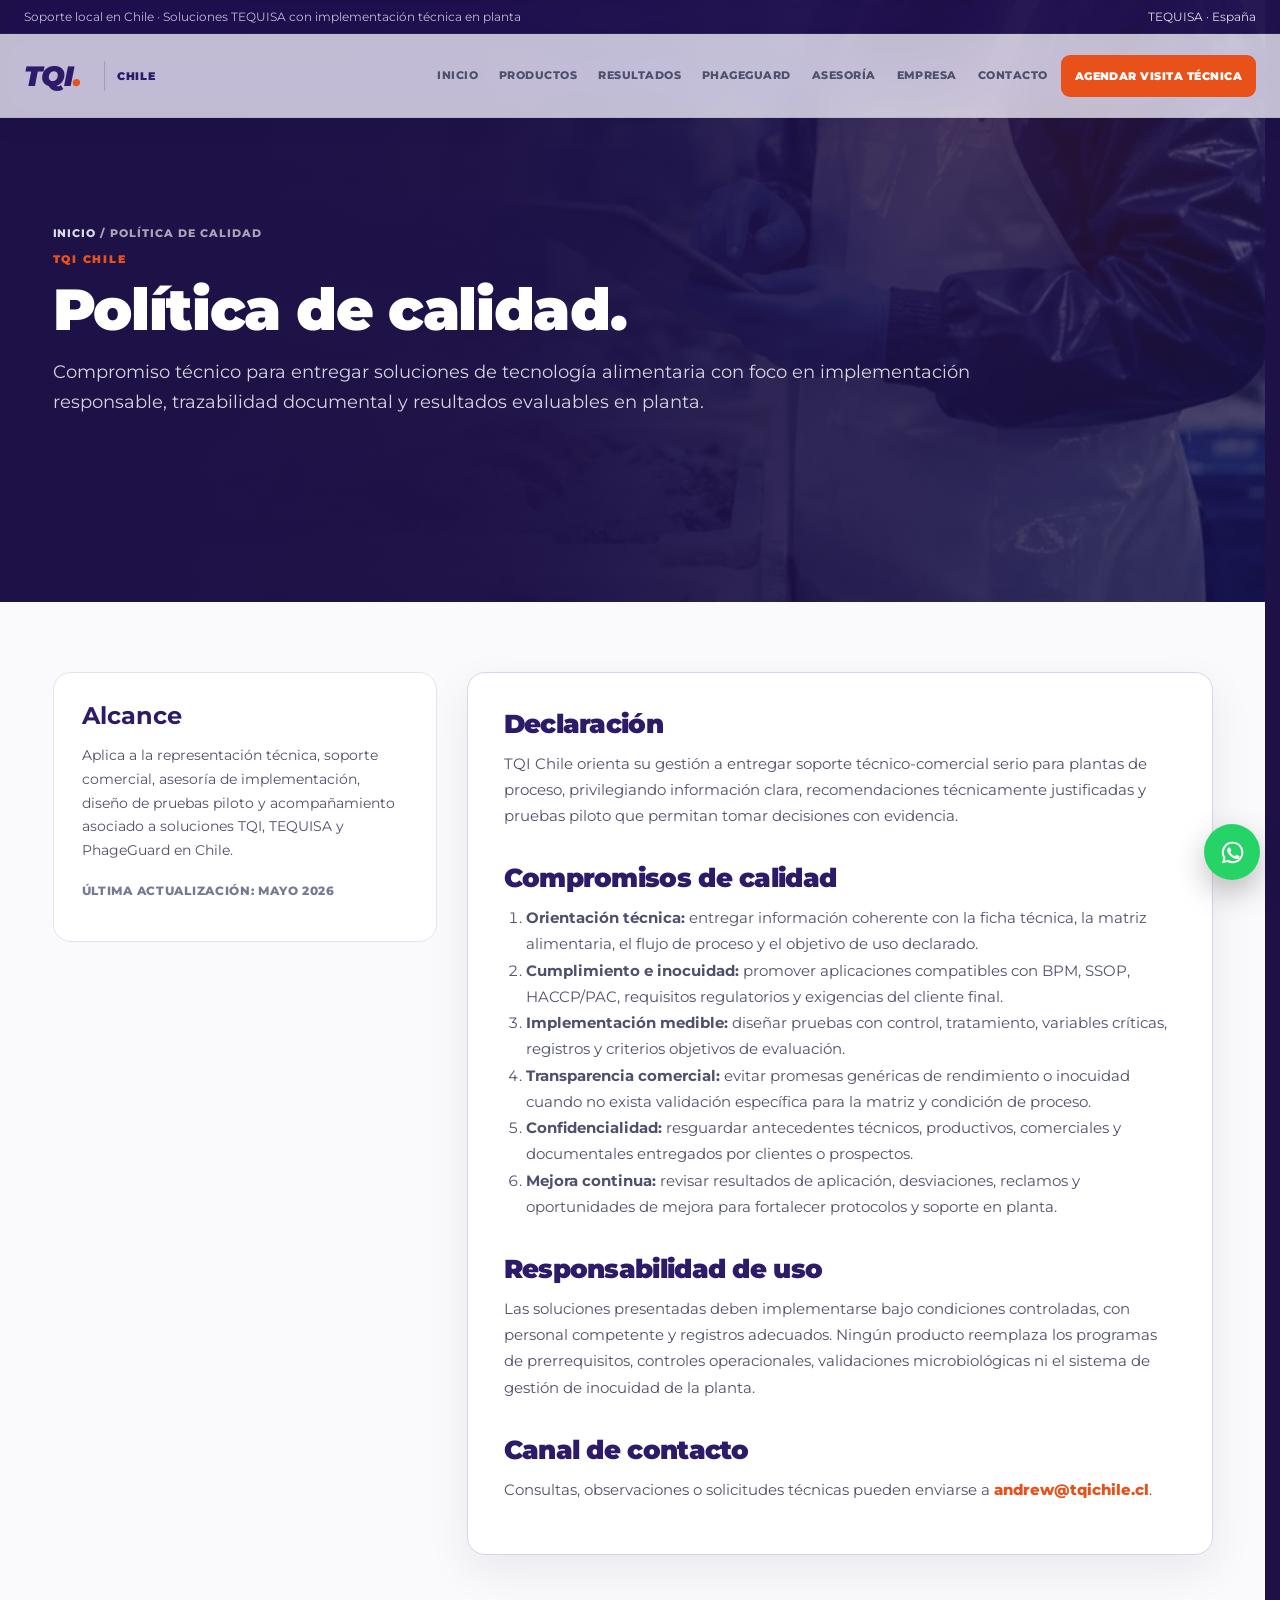
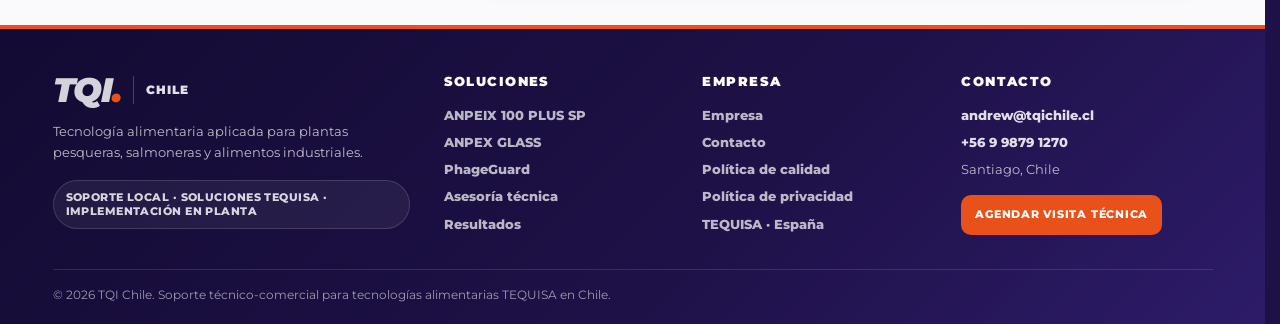
<file: politica-calidad.html>
<!DOCTYPE html><html lang="es"><head><meta charset="UTF-8"><meta name="viewport" content="width=device-width, initial-scale=1.0"><link rel="icon" type="image/svg+xml" href="assets/img/favicon.svg"><link rel="icon" type="image/png" sizes="32x32" href="assets/img/favicon-32.png"><link rel="icon" type="image/png" sizes="64x64" href="assets/img/favicon-64.png"><link rel="apple-touch-icon" sizes="180x180" href="assets/img/apple-touch-icon.png"><meta name="theme-color" content="#2D1B69"><title>Política de calidad — TQI Chile</title><meta name="description" content="Política de calidad de TQI Chile para soporte técnico, implementación y pruebas piloto en plantas de proceso."><link rel="canonical" href="https://tqichile.cl/politica-calidad.html"><meta property="og:title" content="Política de calidad — TQI Chile"><meta property="og:description" content="Política de calidad de TQI Chile para soporte técnico, implementación y pruebas piloto en plantas de proceso."><meta property="og:type" content="website"><meta property="og:url" content="https://tqichile.cl/politica-calidad.html"><meta property="og:image" content="https://tqichile.cl/assets/img/og-tqi-chile.png"><meta name="twitter:card" content="summary_large_image"><link rel="preconnect" href="https://fonts.googleapis.com"><link rel="preconnect" href="https://fonts.gstatic.com" crossorigin><link href="https://fonts.googleapis.com/css2?family=Montserrat:wght@400;600;800&display=swap" rel="stylesheet"><link rel="stylesheet" href="assets/css/styles.css"><style id="critical-flicker-fix">
html{background:#1E1147;color-scheme:light}
body{background:#FAFAFC;margin:0}
.topbar{position:fixed;top:0;left:0;right:0;z-index:1001;background:rgba(30,17,71,0.70);-webkit-backdrop-filter:saturate(180%) blur(14px);backdrop-filter:saturate(180%) blur(14px);height:34px}
.site-header{position:fixed;top:34px;left:0;right:0;z-index:1000;background:rgba(255,255,255,0.72);-webkit-backdrop-filter:saturate(180%) blur(16px);backdrop-filter:saturate(180%) blur(16px);height:84px;border-bottom:1px solid rgba(45,27,105,0.08)}
@media (max-width:1020px){.topbar{display:none}.site-header{top:0;height:78px}}
@media (max-width:720px){.site-header{height:76px}}
@view-transition{navigation:auto}
::view-transition-old(root),::view-transition-new(root){animation-duration:180ms;animation-timing-function:cubic-bezier(.2,.7,.3,1)}
</style><script type="application/ld+json">{"@context":"https://schema.org","@type":"Organization","name":"TQI Chile","url":"https://tqichile.cl/","email":"andrew@tqichile.cl","areaServed":"CL","description":"Soporte local en Chile para tecnologías alimentarias TEQUISA, coadyuvantes tecnológicos y soporte técnico para plantas de proceso.","parentOrganization":{"@type":"Organization","name":"TEQUISA - Técnicas Químicas Industriales S.A.","url":"https://tequisa.com/"}}</script>
</head><body class="utility-page quality-policy-page">
<!-- Meta Pixel Code noscript -->
<noscript><img height="1" width="1" style="display:none"
src="https://www.facebook.com/tr?id=3374175949411724&ev=PageView&noscript=1"
/></noscript>
<!-- End Meta Pixel Code noscript --><a class="skip-link" href="#contenido">Saltar al contenido</a>
<div class="topbar"><div class="container"><span>Soporte local en Chile · Soluciones TEQUISA con implementación técnica en planta</span><a href="https://tequisa.com/" target="_blank" rel="noopener">TEQUISA · España</a></div></div>
<header class="site-header">
  <nav class="nav container" aria-label="Navegación principal">
    <a class="brand" href="index.html" aria-label="TQI Chile inicio">
      <div><div class="brand-mark">TQI<span>.</span></div></div>
      <div class="brand-divider"></div>
      <div class="brand-country">Chile</div>
    </a>
    <button class="menu-btn" aria-label="Abrir menú" aria-expanded="false">☰</button>
    <div class="nav-links">
      <a class="nav-link" href="index.html">Inicio</a>
      <a class="nav-link" href="productos.html">Productos</a>
      <a class="nav-link" href="resultados.html">Resultados</a>
      <a class="nav-link" href="phageguard.html">PhageGuard</a>
      <a class="nav-link" href="asesoria.html">Asesoría</a>
      <a class="nav-link" href="empresa.html">Empresa</a>
      <a class="nav-link" href="contacto.html">Contacto</a>
      <a class="nav-cta" href="contacto.html">Agendar visita técnica</a>
    </div>
  </nav>
</header><main id="contenido">
<section class="page-hero utility-hero"><div aria-hidden="true" class="utility-hero-media"><img src="assets/img/hero-contacto-planta.webp" alt="" decoding="async" fetchpriority="high"></div><div class="container"><div><div class="breadcrumb"><a href="index.html">Inicio</a> / <span aria-current="page">Política de calidad</span></div><div class="kicker">TQI Chile</div><h1>Política de calidad.</h1><p>Compromiso técnico para entregar soluciones de tecnología alimentaria con foco en implementación responsable, trazabilidad documental y resultados evaluables en planta.</p></div></div></section>
<section class="section"><div class="container legal-layout"><aside class="legal-aside"><div class="panel"><h3>Alcance</h3><p>Aplica a la representación técnica, soporte comercial, asesoría de implementación, diseño de pruebas piloto y acompañamiento asociado a soluciones TQI, TEQUISA y PhageGuard en Chile.</p><p class="legal-date">Última actualización: mayo 2026</p></div></aside><article class="legal-content"><h2>Declaración</h2><p>TQI Chile orienta su gestión a entregar soporte técnico-comercial serio para plantas de proceso, privilegiando información clara, recomendaciones técnicamente justificadas y pruebas piloto que permitan tomar decisiones con evidencia.</p><h2>Compromisos de calidad</h2><ol><li><strong>Orientación técnica:</strong> entregar información coherente con la ficha técnica, la matriz alimentaria, el flujo de proceso y el objetivo de uso declarado.</li><li><strong>Cumplimiento e inocuidad:</strong> promover aplicaciones compatibles con BPM, SSOP, HACCP/PAC, requisitos regulatorios y exigencias del cliente final.</li><li><strong>Implementación medible:</strong> diseñar pruebas con control, tratamiento, variables críticas, registros y criterios objetivos de evaluación.</li><li><strong>Transparencia comercial:</strong> evitar promesas genéricas de rendimiento o inocuidad cuando no exista validación específica para la matriz y condición de proceso.</li><li><strong>Confidencialidad:</strong> resguardar antecedentes técnicos, productivos, comerciales y documentales entregados por clientes o prospectos.</li><li><strong>Mejora continua:</strong> revisar resultados de aplicación, desviaciones, reclamos y oportunidades de mejora para fortalecer protocolos y soporte en planta.</li></ol><h2>Responsabilidad de uso</h2><p>Las soluciones presentadas deben implementarse bajo condiciones controladas, con personal competente y registros adecuados. Ningún producto reemplaza los programas de prerrequisitos, controles operacionales, validaciones microbiológicas ni el sistema de gestión de inocuidad de la planta.</p><h2>Canal de contacto</h2><p>Consultas, observaciones o solicitudes técnicas pueden enviarse a <a href="mailto:andrew@tqichile.cl">andrew@tqichile.cl</a>.</p></article></div></section>
</main><a class="wa-float" href="https://wa.me/56998791270?text=Hola%2C%20quiero%20conversar%20sobre%20soluciones%20TQI%20Chile%20para%20planta%20de%20proceso" aria-label="Contactar por WhatsApp" target="_blank" rel="noopener noreferrer"><svg class="wa-icon" viewBox="0 0 32 32" aria-hidden="true" focusable="false"><path d="M16.02 3.2A12.73 12.73 0 0 0 5.14 22.5L3.6 28.8l6.45-1.52A12.78 12.78 0 1 0 16.02 3.2Zm0 2.28a10.48 10.48 0 0 1 8.88 16.05 10.46 10.46 0 0 1-13.86 3.5l-.46-.25-3.68.86.88-3.58-.3-.49A10.46 10.46 0 0 1 16.02 5.48Zm-4.13 4.73c-.24 0-.62.09-.95.44-.33.36-1.25 1.22-1.25 2.98 0 1.76 1.28 3.46 1.46 3.7.18.24 2.47 3.96 6.12 5.39 3.03 1.19 3.65.95 4.31.89.66-.06 2.13-.87 2.43-1.71.3-.84.3-1.56.21-1.71-.09-.15-.33-.24-.69-.42-.36-.18-2.13-1.05-2.46-1.17-.33-.12-.57-.18-.81.18-.24.36-.93 1.17-1.14 1.41-.21.24-.42.27-.78.09-.36-.18-1.52-.56-2.9-1.78-1.07-.95-1.79-2.13-2-2.49-.21-.36-.02-.56.16-.74.16-.16.36-.42.54-.63.18-.21.24-.36.36-.6.12-.24.06-.45-.03-.63-.09-.18-.81-1.95-1.11-2.67-.29-.7-.59-.6-.81-.61h-.68Z"/></svg></a><footer class="footer footer-pro">
  <div class="container footer-grid">
    <div class="footer-brand-block">
      <a class="footer-brand" href="index.html" aria-label="TQI Chile inicio">
        <span class="footer-brand-mark">TQI<span>.</span></span>
        <span class="footer-brand-country">Chile</span>
      </a>
      <p>Tecnología alimentaria aplicada para plantas pesqueras, salmoneras y alimentos industriales.</p>
      <div class="footer-proof">Soporte local · Soluciones TEQUISA · Implementación en planta</div>
    </div>

    <nav class="footer-col" aria-label="Soluciones TQI Chile">
      <h3>Soluciones</h3>
      <a href="productos.html#anpeix">ANPEIX 100 PLUS SP</a>
      <a href="productos.html#anpeix-2">ANPEX GLASS</a>
      <a href="phageguard.html#lineas">PhageGuard</a>
      <a href="asesoria.html">Asesoría técnica</a>
      <a href="resultados.html">Resultados</a>
    </nav>

    <nav class="footer-col" aria-label="Empresa y recursos">
      <h3>Empresa</h3>
      <a href="empresa.html">Empresa</a>
      <a href="contacto.html">Contacto</a>
      <a href="politica-calidad.html">Política de calidad</a>
      <a href="politica-privacidad.html">Política de privacidad</a>
      <a href="https://tequisa.com/" target="_blank" rel="noopener">TEQUISA · España</a>
    </nav>

    <div class="footer-col footer-contact">
      <h3>Contacto</h3>
      <a href="mailto:andrew@tqichile.cl">andrew@tqichile.cl</a>
      <a href="https://wa.me/56998791270?text=Hola%2C%20quiero%20evaluar%20una%20soluci%C3%B3n%20TQI%20Chile%20en%20planta" target="_blank" rel="noopener">+56 9 9879 1270</a>
      <span>Santiago, Chile</span>
      <a class="footer-cta" href="contacto.html">Agendar visita técnica</a>
    </div>
  </div>
  <div class="container footer-bottom">
    <p>© 2026 TQI Chile. Soporte técnico-comercial para tecnologías alimentarias TEQUISA en Chile.</p>
  </div>
</footer>
<script src="assets/js/main.js" defer></script></body></html>
</file>
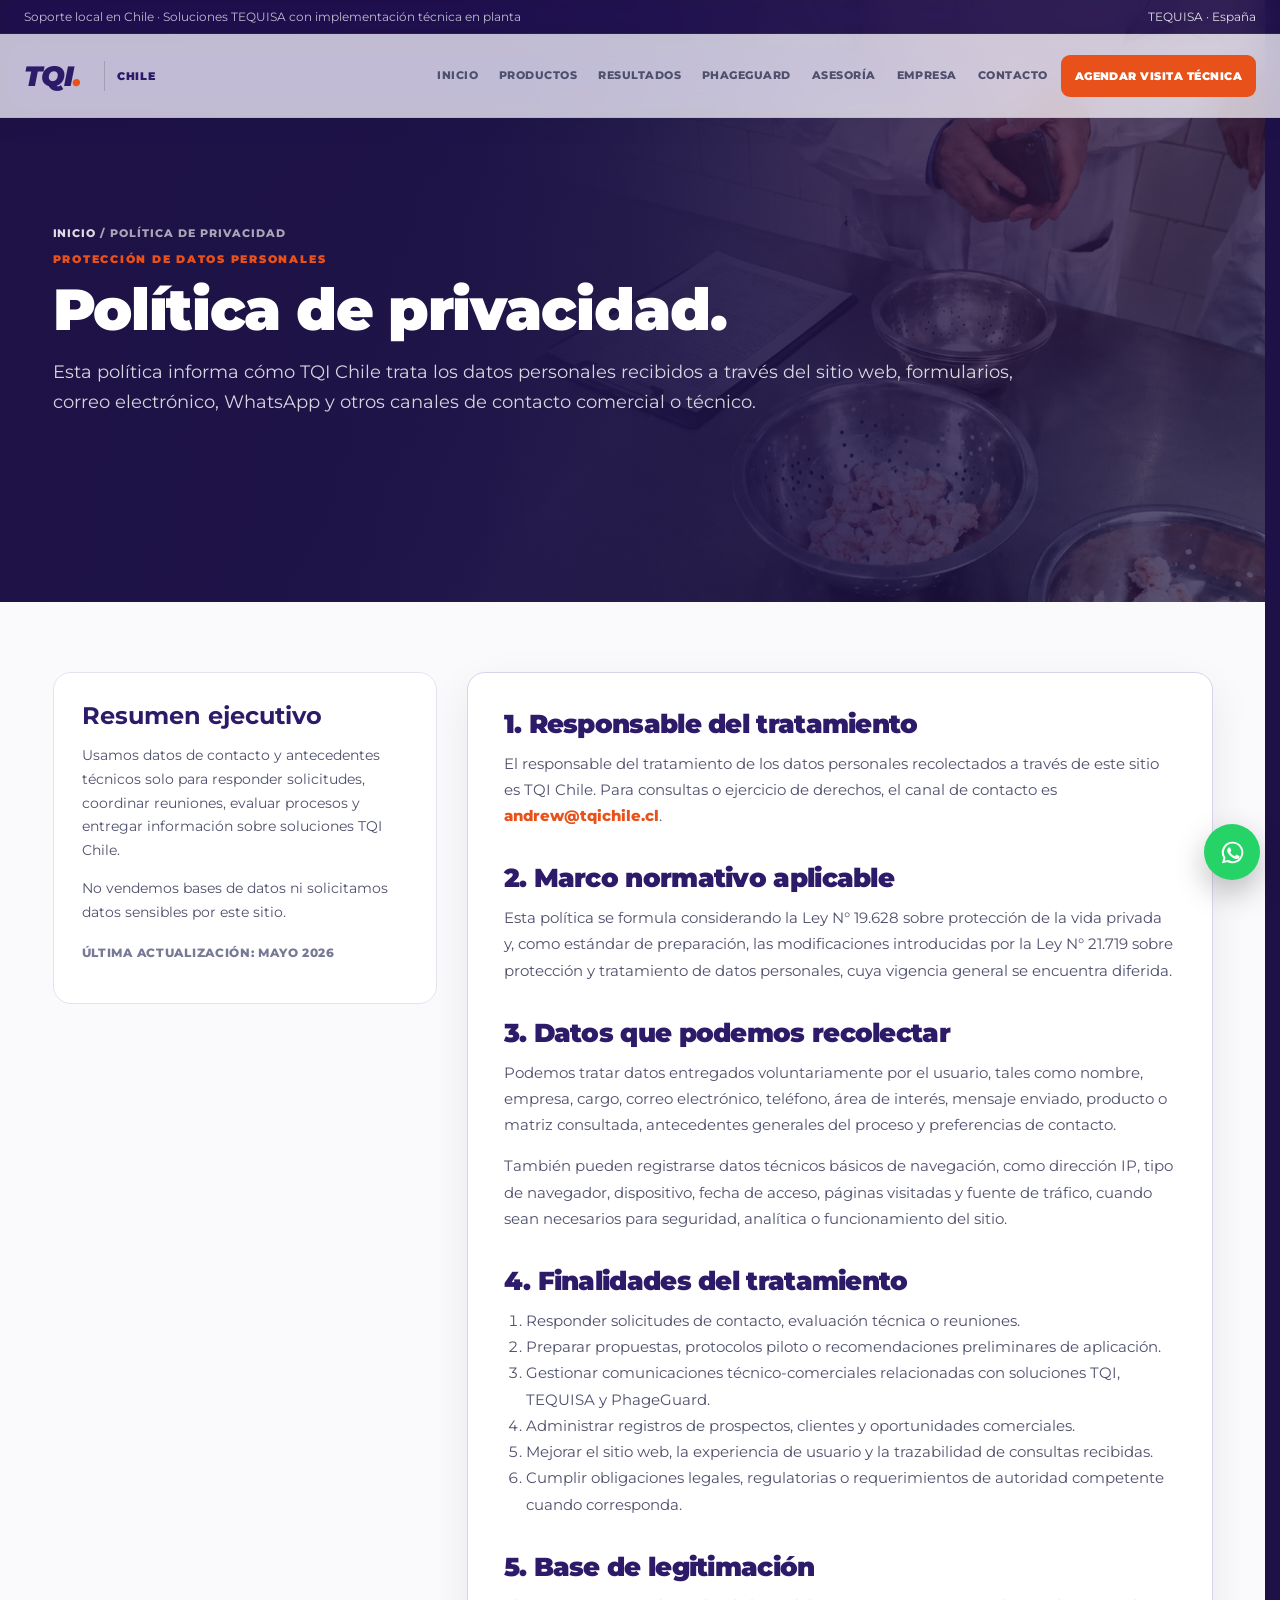
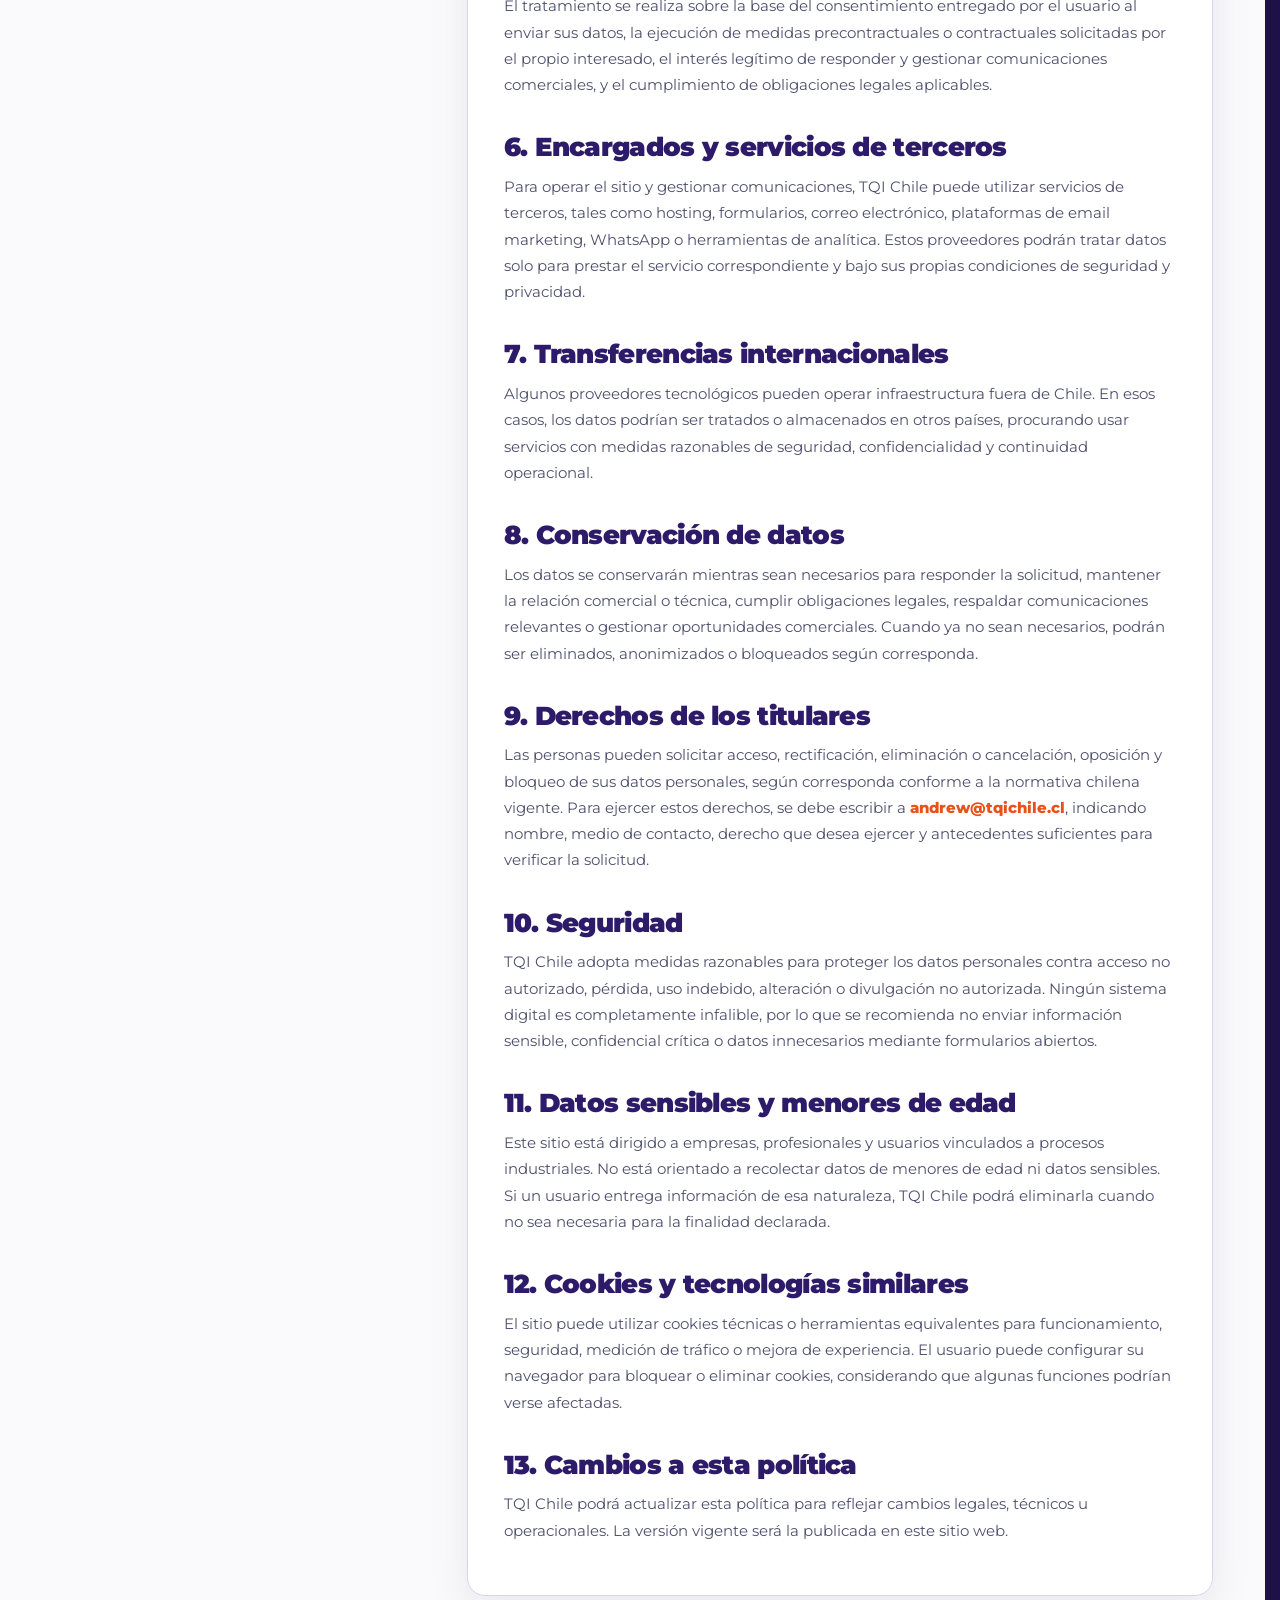
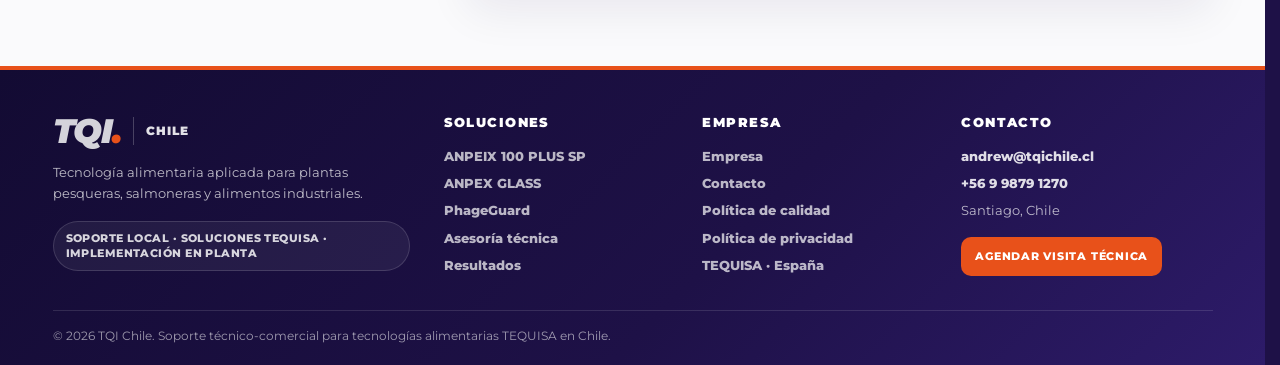
<file: politica-privacidad.html>
<!DOCTYPE html><html lang="es"><head><meta charset="UTF-8"><meta name="viewport" content="width=device-width, initial-scale=1.0"><link rel="icon" type="image/svg+xml" href="assets/img/favicon.svg"><link rel="icon" type="image/png" sizes="32x32" href="assets/img/favicon-32.png"><link rel="icon" type="image/png" sizes="64x64" href="assets/img/favicon-64.png"><link rel="apple-touch-icon" sizes="180x180" href="assets/img/apple-touch-icon.png"><meta name="theme-color" content="#2D1B69"><title>Política de privacidad — TQI Chile</title><meta name="description" content="Política de privacidad de TQI Chile adaptada a la normativa chilena de protección de datos personales."><link rel="canonical" href="https://tqichile.cl/politica-privacidad.html"><meta property="og:title" content="Política de privacidad — TQI Chile"><meta property="og:description" content="Política de privacidad de TQI Chile adaptada a la normativa chilena de protección de datos personales."><meta property="og:type" content="website"><meta property="og:url" content="https://tqichile.cl/politica-privacidad.html"><meta property="og:image" content="https://tqichile.cl/assets/img/og-tqi-chile.png"><meta name="twitter:card" content="summary_large_image"><link rel="preconnect" href="https://fonts.googleapis.com"><link rel="preconnect" href="https://fonts.gstatic.com" crossorigin><link href="https://fonts.googleapis.com/css2?family=Montserrat:wght@400;600;800&display=swap" rel="stylesheet"><link rel="stylesheet" href="assets/css/styles.css"><style id="critical-flicker-fix">
html{background:#1E1147;color-scheme:light}
body{background:#FAFAFC;margin:0}
.topbar{position:fixed;top:0;left:0;right:0;z-index:1001;background:rgba(30,17,71,0.70);-webkit-backdrop-filter:saturate(180%) blur(14px);backdrop-filter:saturate(180%) blur(14px);height:34px}
.site-header{position:fixed;top:34px;left:0;right:0;z-index:1000;background:rgba(255,255,255,0.72);-webkit-backdrop-filter:saturate(180%) blur(16px);backdrop-filter:saturate(180%) blur(16px);height:84px;border-bottom:1px solid rgba(45,27,105,0.08)}
@media (max-width:1020px){.topbar{display:none}.site-header{top:0;height:78px}}
@media (max-width:720px){.site-header{height:76px}}
@view-transition{navigation:auto}
::view-transition-old(root),::view-transition-new(root){animation-duration:180ms;animation-timing-function:cubic-bezier(.2,.7,.3,1)}
</style><script type="application/ld+json">{"@context":"https://schema.org","@type":"Organization","name":"TQI Chile","url":"https://tqichile.cl/","email":"andrew@tqichile.cl","areaServed":"CL","description":"Soporte local en Chile para tecnologías alimentarias TEQUISA, coadyuvantes tecnológicos y soporte técnico para plantas de proceso.","parentOrganization":{"@type":"Organization","name":"TEQUISA - Técnicas Químicas Industriales S.A.","url":"https://tequisa.com/"}}</script>
</head><body class="utility-page privacy-policy-page">
<!-- Meta Pixel Code noscript -->
<noscript><img height="1" width="1" style="display:none"
src="https://www.facebook.com/tr?id=3374175949411724&ev=PageView&noscript=1"
/></noscript>
<!-- End Meta Pixel Code noscript --><a class="skip-link" href="#contenido">Saltar al contenido</a>
<div class="topbar"><div class="container"><span>Soporte local en Chile · Soluciones TEQUISA con implementación técnica en planta</span><a href="https://tequisa.com/" target="_blank" rel="noopener">TEQUISA · España</a></div></div>
<header class="site-header">
  <nav class="nav container" aria-label="Navegación principal">
    <a class="brand" href="index.html" aria-label="TQI Chile inicio">
      <div><div class="brand-mark">TQI<span>.</span></div></div>
      <div class="brand-divider"></div>
      <div class="brand-country">Chile</div>
    </a>
    <button class="menu-btn" aria-label="Abrir menú" aria-expanded="false">☰</button>
    <div class="nav-links">
      <a class="nav-link" href="index.html">Inicio</a>
      <a class="nav-link" href="productos.html">Productos</a>
      <a class="nav-link" href="resultados.html">Resultados</a>
      <a class="nav-link" href="phageguard.html">PhageGuard</a>
      <a class="nav-link" href="asesoria.html">Asesoría</a>
      <a class="nav-link" href="empresa.html">Empresa</a>
      <a class="nav-link" href="contacto.html">Contacto</a>
      <a class="nav-cta" href="contacto.html">Agendar visita técnica</a>
    </div>
  </nav>
</header><main id="contenido">
<section class="page-hero utility-hero"><div aria-hidden="true" class="utility-hero-media"><img src="assets/img/hero-asesoria-planta.webp" alt="" decoding="async" fetchpriority="high"></div><div class="container"><div><div class="breadcrumb"><a href="index.html">Inicio</a> / <span aria-current="page">Política de privacidad</span></div><div class="kicker">Protección de datos personales</div><h1>Política de privacidad.</h1><p>Esta política informa cómo TQI Chile trata los datos personales recibidos a través del sitio web, formularios, correo electrónico, WhatsApp y otros canales de contacto comercial o técnico.</p></div></div></section>
<section class="section"><div class="container legal-layout"><aside class="legal-aside"><div class="panel"><h3>Resumen ejecutivo</h3><p>Usamos datos de contacto y antecedentes técnicos solo para responder solicitudes, coordinar reuniones, evaluar procesos y entregar información sobre soluciones TQI Chile.</p><p>No vendemos bases de datos ni solicitamos datos sensibles por este sitio.</p><p class="legal-date">Última actualización: mayo 2026</p></div></aside><article class="legal-content"><h2>1. Responsable del tratamiento</h2><p>El responsable del tratamiento de los datos personales recolectados a través de este sitio es TQI Chile. Para consultas o ejercicio de derechos, el canal de contacto es <a href="mailto:andrew@tqichile.cl">andrew@tqichile.cl</a>.</p><h2>2. Marco normativo aplicable</h2><p>Esta política se formula considerando la Ley N° 19.628 sobre protección de la vida privada y, como estándar de preparación, las modificaciones introducidas por la Ley N° 21.719 sobre protección y tratamiento de datos personales, cuya vigencia general se encuentra diferida.</p><h2>3. Datos que podemos recolectar</h2><p>Podemos tratar datos entregados voluntariamente por el usuario, tales como nombre, empresa, cargo, correo electrónico, teléfono, área de interés, mensaje enviado, producto o matriz consultada, antecedentes generales del proceso y preferencias de contacto.</p><p>También pueden registrarse datos técnicos básicos de navegación, como dirección IP, tipo de navegador, dispositivo, fecha de acceso, páginas visitadas y fuente de tráfico, cuando sean necesarios para seguridad, analítica o funcionamiento del sitio.</p><h2>4. Finalidades del tratamiento</h2><ol><li>Responder solicitudes de contacto, evaluación técnica o reuniones.</li><li>Preparar propuestas, protocolos piloto o recomendaciones preliminares de aplicación.</li><li>Gestionar comunicaciones técnico-comerciales relacionadas con soluciones TQI, TEQUISA y PhageGuard.</li><li>Administrar registros de prospectos, clientes y oportunidades comerciales.</li><li>Mejorar el sitio web, la experiencia de usuario y la trazabilidad de consultas recibidas.</li><li>Cumplir obligaciones legales, regulatorias o requerimientos de autoridad competente cuando corresponda.</li></ol><h2>5. Base de legitimación</h2><p>El tratamiento se realiza sobre la base del consentimiento entregado por el usuario al enviar sus datos, la ejecución de medidas precontractuales o contractuales solicitadas por el propio interesado, el interés legítimo de responder y gestionar comunicaciones comerciales, y el cumplimiento de obligaciones legales aplicables.</p><h2>6. Encargados y servicios de terceros</h2><p>Para operar el sitio y gestionar comunicaciones, TQI Chile puede utilizar servicios de terceros, tales como hosting, formularios, correo electrónico, plataformas de email marketing, WhatsApp o herramientas de analítica. Estos proveedores podrán tratar datos solo para prestar el servicio correspondiente y bajo sus propias condiciones de seguridad y privacidad.</p><h2>7. Transferencias internacionales</h2><p>Algunos proveedores tecnológicos pueden operar infraestructura fuera de Chile. En esos casos, los datos podrían ser tratados o almacenados en otros países, procurando usar servicios con medidas razonables de seguridad, confidencialidad y continuidad operacional.</p><h2>8. Conservación de datos</h2><p>Los datos se conservarán mientras sean necesarios para responder la solicitud, mantener la relación comercial o técnica, cumplir obligaciones legales, respaldar comunicaciones relevantes o gestionar oportunidades comerciales. Cuando ya no sean necesarios, podrán ser eliminados, anonimizados o bloqueados según corresponda.</p><h2>9. Derechos de los titulares</h2><p>Las personas pueden solicitar acceso, rectificación, eliminación o cancelación, oposición y bloqueo de sus datos personales, según corresponda conforme a la normativa chilena vigente. Para ejercer estos derechos, se debe escribir a <a href="mailto:andrew@tqichile.cl">andrew@tqichile.cl</a>, indicando nombre, medio de contacto, derecho que desea ejercer y antecedentes suficientes para verificar la solicitud.</p><h2>10. Seguridad</h2><p>TQI Chile adopta medidas razonables para proteger los datos personales contra acceso no autorizado, pérdida, uso indebido, alteración o divulgación no autorizada. Ningún sistema digital es completamente infalible, por lo que se recomienda no enviar información sensible, confidencial crítica o datos innecesarios mediante formularios abiertos.</p><h2>11. Datos sensibles y menores de edad</h2><p>Este sitio está dirigido a empresas, profesionales y usuarios vinculados a procesos industriales. No está orientado a recolectar datos de menores de edad ni datos sensibles. Si un usuario entrega información de esa naturaleza, TQI Chile podrá eliminarla cuando no sea necesaria para la finalidad declarada.</p><h2>12. Cookies y tecnologías similares</h2><p>El sitio puede utilizar cookies técnicas o herramientas equivalentes para funcionamiento, seguridad, medición de tráfico o mejora de experiencia. El usuario puede configurar su navegador para bloquear o eliminar cookies, considerando que algunas funciones podrían verse afectadas.</p><h2>13. Cambios a esta política</h2><p>TQI Chile podrá actualizar esta política para reflejar cambios legales, técnicos u operacionales. La versión vigente será la publicada en este sitio web.</p></article></div></section>
</main><a class="wa-float" href="https://wa.me/56998791270?text=Hola%2C%20quiero%20conversar%20sobre%20soluciones%20TQI%20Chile%20para%20planta%20de%20proceso" aria-label="Contactar por WhatsApp" target="_blank" rel="noopener noreferrer"><svg class="wa-icon" viewBox="0 0 32 32" aria-hidden="true" focusable="false"><path d="M16.02 3.2A12.73 12.73 0 0 0 5.14 22.5L3.6 28.8l6.45-1.52A12.78 12.78 0 1 0 16.02 3.2Zm0 2.28a10.48 10.48 0 0 1 8.88 16.05 10.46 10.46 0 0 1-13.86 3.5l-.46-.25-3.68.86.88-3.58-.3-.49A10.46 10.46 0 0 1 16.02 5.48Zm-4.13 4.73c-.24 0-.62.09-.95.44-.33.36-1.25 1.22-1.25 2.98 0 1.76 1.28 3.46 1.46 3.7.18.24 2.47 3.96 6.12 5.39 3.03 1.19 3.65.95 4.31.89.66-.06 2.13-.87 2.43-1.71.3-.84.3-1.56.21-1.71-.09-.15-.33-.24-.69-.42-.36-.18-2.13-1.05-2.46-1.17-.33-.12-.57-.18-.81.18-.24.36-.93 1.17-1.14 1.41-.21.24-.42.27-.78.09-.36-.18-1.52-.56-2.9-1.78-1.07-.95-1.79-2.13-2-2.49-.21-.36-.02-.56.16-.74.16-.16.36-.42.54-.63.18-.21.24-.36.36-.6.12-.24.06-.45-.03-.63-.09-.18-.81-1.95-1.11-2.67-.29-.7-.59-.6-.81-.61h-.68Z"/></svg></a><footer class="footer footer-pro">
  <div class="container footer-grid">
    <div class="footer-brand-block">
      <a class="footer-brand" href="index.html" aria-label="TQI Chile inicio">
        <span class="footer-brand-mark">TQI<span>.</span></span>
        <span class="footer-brand-country">Chile</span>
      </a>
      <p>Tecnología alimentaria aplicada para plantas pesqueras, salmoneras y alimentos industriales.</p>
      <div class="footer-proof">Soporte local · Soluciones TEQUISA · Implementación en planta</div>
    </div>

    <nav class="footer-col" aria-label="Soluciones TQI Chile">
      <h3>Soluciones</h3>
      <a href="productos.html#anpeix">ANPEIX 100 PLUS SP</a>
      <a href="productos.html#anpeix-2">ANPEX GLASS</a>
      <a href="phageguard.html#lineas">PhageGuard</a>
      <a href="asesoria.html">Asesoría técnica</a>
      <a href="resultados.html">Resultados</a>
    </nav>

    <nav class="footer-col" aria-label="Empresa y recursos">
      <h3>Empresa</h3>
      <a href="empresa.html">Empresa</a>
      <a href="contacto.html">Contacto</a>
      <a href="politica-calidad.html">Política de calidad</a>
      <a href="politica-privacidad.html">Política de privacidad</a>
      <a href="https://tequisa.com/" target="_blank" rel="noopener">TEQUISA · España</a>
    </nav>

    <div class="footer-col footer-contact">
      <h3>Contacto</h3>
      <a href="mailto:andrew@tqichile.cl">andrew@tqichile.cl</a>
      <a href="https://wa.me/56998791270?text=Hola%2C%20quiero%20evaluar%20una%20soluci%C3%B3n%20TQI%20Chile%20en%20planta" target="_blank" rel="noopener">+56 9 9879 1270</a>
      <span>Santiago, Chile</span>
      <a class="footer-cta" href="contacto.html">Agendar visita técnica</a>
    </div>
  </div>
  <div class="container footer-bottom">
    <p>© 2026 TQI Chile. Soporte técnico-comercial para tecnologías alimentarias TEQUISA en Chile.</p>
  </div>
</footer>
<script src="assets/js/main.js" defer></script></body></html>
</file>
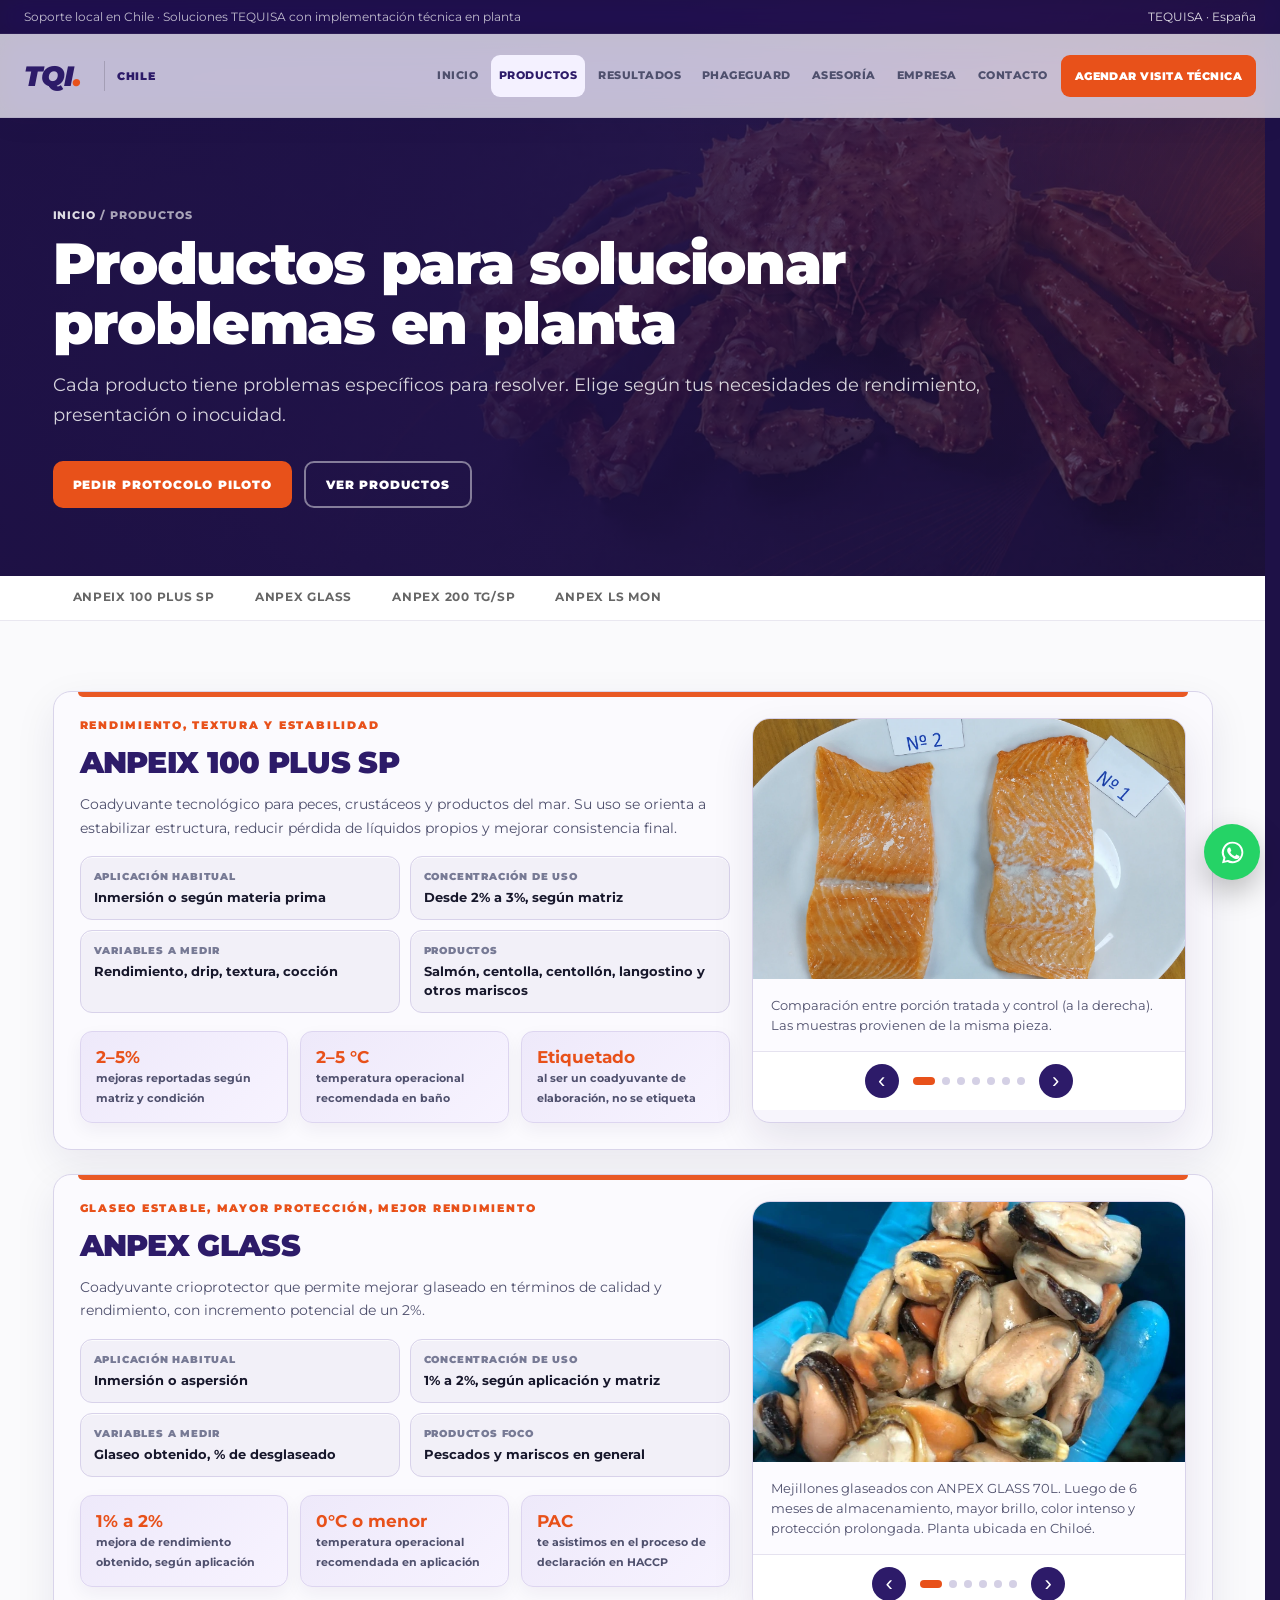
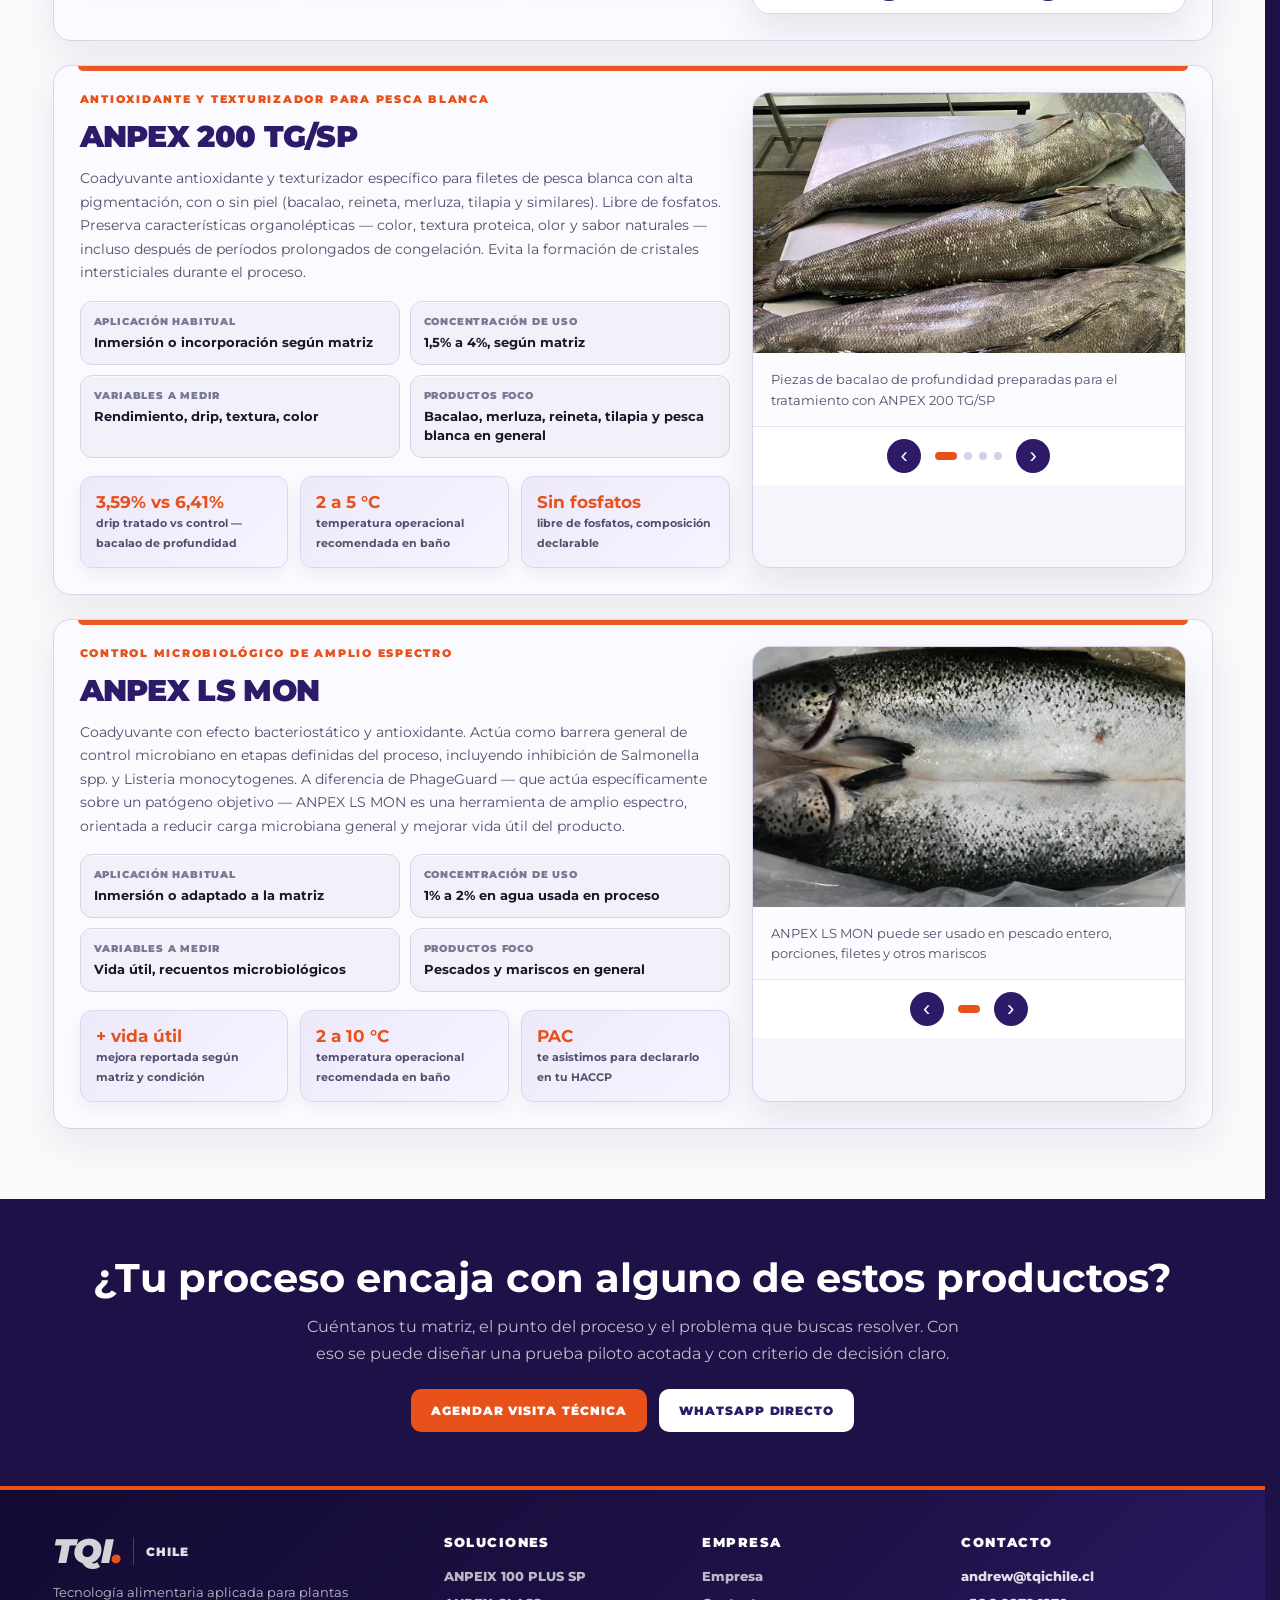
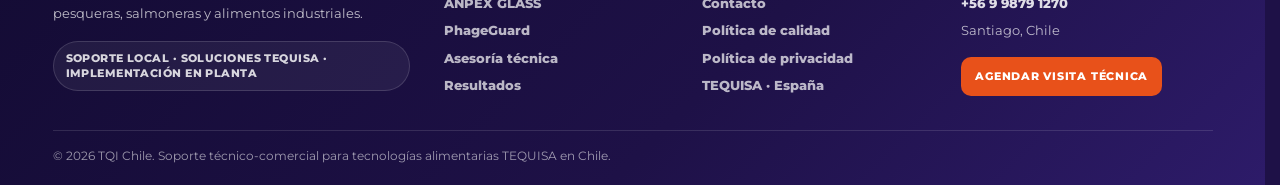
<file: productos.html>
<!DOCTYPE html>

<html lang="es"><head><meta charset="utf-8"/><meta content="width=device-width, initial-scale=1.0" name="viewport"/><link href="assets/img/favicon.svg" rel="icon" type="image/svg+xml"/><link href="assets/img/favicon-32.png" rel="icon" sizes="32x32" type="image/png"/><link href="assets/img/favicon-64.png" rel="icon" sizes="64x64" type="image/png"/><link href="assets/img/apple-touch-icon.png" rel="apple-touch-icon" sizes="180x180"/><meta content="#2D1B69" name="theme-color"/><title>Productos TQI Chile — Coadyuvantes, glaseo y estabilización</title><meta content="Líneas TQI para rendimiento, textura, color y glaseo en salmón, crustáceos, pescados, moluscos y productos congelados." name="description"/><link href="https://tqichile.cl/productos.html" rel="canonical"/><meta content="Productos TQI Chile — Coadyuvantes, glaseo y estabilización" property="og:title"/><meta content="Líneas TQI para rendimiento, textura, color y glaseo en salmón, crustáceos, pescados, moluscos y productos congelados." property="og:description"/><meta content="website" property="og:type"/><meta content="https://tqichile.cl/productos.html" property="og:url"/><meta content="https://tqichile.cl/assets/img/og-tqi-chile.png" property="og:image"/><meta content="summary_large_image" name="twitter:card"/>
<meta content="Coadyuvantes tecnológicos TQI para plantas pesqueras y salmoneras en Chile: ANPEIX 100 PLUS SP, ANPEX GLASS, ANPEX 200 TG/SP y ANPEX LS MON. Rendimiento, glaseo, textura y control microbiológico." name="description"/>
<link href="https://tqichile.cl/productos.html" rel="canonical"/><link href="https://fonts.googleapis.com" rel="preconnect"/><link crossorigin="" href="https://fonts.gstatic.com" rel="preconnect"/><link href="https://fonts.googleapis.com/css2?family=Montserrat:wght@400;500;600;700;800;900&amp;display=swap" rel="stylesheet"/><link as="style" href="https://fonts.googleapis.com/css2?family=Montserrat:wght@400;500;600;700;800;900&amp;display=swap" rel="preload"/><link href="assets/css/styles.css?v=anpeix-img-1" rel="stylesheet"/><style id="critical-flicker-fix">
html{background:#1E1147;color-scheme:light}
body{background:#FAFAFC;margin:0}
.topbar{position:fixed;top:0;left:0;right:0;z-index:1001;background:rgba(30,17,71,0.70);-webkit-backdrop-filter:saturate(180%) blur(14px);backdrop-filter:saturate(180%) blur(14px);height:34px}
.site-header{position:fixed;top:34px;left:0;right:0;z-index:1000;background:rgba(255,255,255,0.72);-webkit-backdrop-filter:saturate(180%) blur(16px);backdrop-filter:saturate(180%) blur(16px);height:84px;border-bottom:1px solid rgba(45,27,105,0.08)}
@media (max-width:1020px){.topbar{display:none}.site-header{top:0;height:78px}}
@media (max-width:720px){.site-header{height:76px}}
@view-transition{navigation:auto}
::view-transition-old(root),::view-transition-new(root){animation-duration:180ms;animation-timing-function:cubic-bezier(.2,.7,.3,1)}
</style><script type="application/ld+json">{"@context": "https://schema.org", "@type": "ItemList", "name": "Productos TQI Chile", "description": "Líneas de coadyuvantes tecnológicos para plantas de proceso pesquero y salmonero en Chile", "itemListElement": [{"@type": "ListItem", "position": 1, "item": {"@type": "Product", "name": "ANPEIX 100 PLUS SP", "description": "Coadyuvante tecnológico para peces, crustáceos y productos del mar. Estabiliza estructura, reduce pérdida de líquidos propios, mejora rendimiento, textura y color del producto final.", "brand": {"@type": "Brand", "name": "TEQUISA"}, "offers": {"@type": "Offer", "availability": "https://schema.org/InStock", "areaServed": "CL", "seller": {"@type": "Organization", "name": "TQI Chile"}}}}, {"@type": "ListItem", "position": 2, "item": {"@type": "Product", "name": "ANPEX GLASS", "description": "Coadyuvante crioprotector para glaseado de productos del mar congelados. Mejora calidad y rendimiento del glaseo con incremento potencial de 2%.", "brand": {"@type": "Brand", "name": "TEQUISA"}, "offers": {"@type": "Offer", "availability": "https://schema.org/InStock", "areaServed": "CL", "seller": {"@type": "Organization", "name": "TQI Chile"}}}}, {"@type": "ListItem", "position": 3, "item": {"@type": "Product", "name": "ANPEX 200 TG/SP", "description": "Coadyuvante tecnológico para estabilización de estructura y reducción de pérdida de líquidos propios en productos pesqueros.", "brand": {"@type": "Brand", "name": "TEQUISA"}, "offers": {"@type": "Offer", "availability": "https://schema.org/InStock", "areaServed": "CL", "seller": {"@type": "Organization", "name": "TQI Chile"}}}}, {"@type": "ListItem", "position": 4, "item": {"@type": "Product", "name": "ANPEX LS MON", "description": "Coadyuvante con efecto bacteriostático y antioxidante. Controla crecimiento bacteriano incluyendo Salmonella spp. y Listeria monocytogenes.", "brand": {"@type": "Brand", "name": "TEQUISA"}, "offers": {"@type": "Offer", "availability": "https://schema.org/InStock", "areaServed": "CL", "seller": {"@type": "Organization", "name": "TQI Chile"}}}}]}</script>
</head><body>
<!-- Meta Pixel Code noscript -->
<noscript><img height="1" width="1" style="display:none"
src="https://www.facebook.com/tr?id=3374175949411724&ev=PageView&noscript=1"
/></noscript>
<!-- End Meta Pixel Code noscript -->
<a class="skip-link" href="#contenido">Saltar al contenido</a>
<div class="topbar"><div class="container"><span>Soporte local en Chile · Soluciones TEQUISA con implementación técnica en planta</span><a href="https://tequisa.com/" rel="noopener" target="_blank">TEQUISA · España</a></div></div>
<header class="site-header">
<nav aria-label="Navegación principal" class="nav container">
<a aria-label="TQI Chile inicio" class="brand" href="index.html">
<div><div class="brand-mark">TQI<span>.</span></div></div>
<div class="brand-divider"></div>
<div class="brand-country">Chile</div>
</a>
<button aria-expanded="false" aria-label="Abrir menú" class="menu-btn">☰</button>
<div class="nav-links">
<a class="nav-link" href="index.html">Inicio</a>
<a class="nav-link" href="productos.html">Productos</a>
<a class="nav-link" href="resultados.html">Resultados</a>
<a class="nav-link" href="phageguard.html">PhageGuard</a>
<a class="nav-link" href="asesoria.html">Asesoría</a>
<a class="nav-link" href="empresa.html">Empresa</a>
<a class="nav-link" href="contacto.html">Contacto</a>
<a class="nav-cta" href="contacto.html">Agendar visita técnica</a>
</div>
</nav>
</header><main id="contenido">
<section class="page-hero products-hero" style="padding: 178px 0px 66px"><div aria-hidden="true" class="products-hero-media"><img alt="" decoding="async" fetchpriority="high" src="assets/img/hero-productos-centolla.webp"/></div><div class="container"><div><div class="breadcrumb"><a href="index.html">Inicio</a> / <span aria-current="page">Productos</span></div><h1>Productos para solucionar problemas en planta</h1><p>Cada producto tiene problemas específicos para resolver. Elige según tus necesidades de rendimiento, presentación o inocuidad.</p><div class="hero-actions"><a class="btn btn-primary" href="contacto.html">Pedir protocolo piloto</a><a class="btn btn-outline" href="#anpeix">Ver productos</a></div></div></div></section>
</section>
<nav class="prod-nav" aria-label="Productos">
  <div class="container prod-nav-inner">
    <a class="prod-nav-link" href="#anpeix">ANPEIX 100 PLUS SP</a>
    <a class="prod-nav-link" href="#anpeix-2">ANPEX GLASS</a>
    <a class="prod-nav-link" href="#anpeix-3">ANPEX 200 TG/SP</a>
    <a class="prod-nav-link" href="#anpeix-4">ANPEX LS MON</a>
  </div>
</nav>
<style>
.prod-nav{background:#fff;border-bottom:1px solid rgba(45,27,105,0.10);position:sticky;top:84px;z-index:99}
.prod-nav-inner{display:flex;gap:0;overflow-x:auto;-webkit-overflow-scrolling:touch;scrollbar-width:none}
.prod-nav-inner::-webkit-scrollbar{display:none}
.prod-nav-link{flex-shrink:0;padding:0.85rem 1.25rem;font-size:0.78rem;font-weight:700;letter-spacing:0.06em;text-transform:uppercase;color:#666;text-decoration:none;border-bottom:2px solid transparent;transition:color 0.15s,border-color 0.15s;white-space:nowrap}
.prod-nav-link:hover,.prod-nav-link.is-active{color:#2D1B69;border-bottom-color:#F05A22}
@media(max-width:1020px){.prod-nav{top:78px}}
@media(max-width:720px){.prod-nav{top:76px}.prod-nav-link{padding:0.75rem 1rem;font-size:0.72rem}}
</style>
<section class="section" style="padding: 70px 0px"><div class="container product-list"><article class="product-card" id="anpeix"><div><div class="kicker">Rendimiento, textura y estabilidad</div><h2>ANPEIX 100 PLUS SP</h2><p>Coadyuvante tecnológico para peces, crustáceos y productos del mar. Su uso se orienta a estabilizar estructura, reducir pérdida de líquidos propios y mejorar consistencia final.</p><div class="specs"><div class="spec"><small>Aplicación habitual</small><strong>Inmersión o según materia prima</strong></div><div class="spec"><small>CONCENTRACIÓN DE USO</small><strong>Desde 2% a 3%, según matriz</strong></div><div class="spec"><small>Variables a medir</small><strong>Rendimiento, drip, textura, cocción</strong></div><div class="spec"><small>PRODUCTOS</small><strong>Salmón, centolla, centollón, langostino y otros mariscos</strong></div></div><div class="evidence"><div class="ev"><strong>2–5%</strong><span>mejoras reportadas según matriz y condición</span></div><div class="ev"><strong>2–5 °C</strong><span>temperatura operacional recomendada en baño</span></div><div class="ev"><strong>Etiquetado</strong><span>al ser un coadyuvante de elaboración, no se etiqueta</span></div></div></div><div class="media-carousel" data-carousel="">
<div class="carousel-track"><figure class="carousel-slide"><div class="carousel-image-frame"><img alt="Comparación de porciones de salmón con etiquetas numeradas" loading="lazy" src="assets/img/anpeix-slide-01-plato-numerado.webp"/></div><figcaption>Comparación entre porción tratada y control (a la derecha). Las muestras provienen de la misma pieza.</figcaption></figure><figure class="carousel-slide"><div class="carousel-image-frame"><img alt="Medición de temperatura en crustáceo" loading="lazy" src="assets/img/anpeix-slide-02-temperatura-centolla.webp"/></div><figcaption>Preparación de prueba para langostinos, planta de procesos ubicada en Chile.</figcaption></figure><figure class="carousel-slide"><div class="carousel-image-frame"><img alt="Detalle de filete de salmón" loading="lazy" src="assets/img/anpeix-slide-03-filete-salmon.webp"/></div><figcaption>Resultado obtenido en trucha arcoiris industrial, producto crudo.</figcaption></figure><figure class="carousel-slide"><div class="carousel-image-frame"><img alt="Comparación de salmón cocido" loading="lazy" src="assets/img/anpeix-slide-04-salmon-cocido.webp"/></div><figcaption>Porciones control y tratada (izquierda y derecha respectivamente). Misma pieza, dos filetes. Notar el color más intenso en la porción tratada.</figcaption></figure><figure class="carousel-slide"><div class="carousel-image-frame"><img alt="Carne de centolla en bandeja sobre balanza para evaluación de proceso ANPEIX 100 PLUS SP" loading="lazy" src="assets/img/anpeix-slide-05-centolla-bandeja-peso.webp"/></div><figcaption>Carne de centollón tratada en forma regular en Chile. El objetivo es incrementar el rendimiento desde un 17-18% (datos de esta planta) a un 21, 22%, con menor drip.</figcaption></figure><figure class="carousel-slide"><div class="carousel-image-frame"><img alt="Detalle de carne de centolla para evaluación visual ANPEIX 100 PLUS SP" loading="lazy" src="assets/img/anpeix-slide-06-centolla-detalle-carne.webp"/></div><figcaption>La carne de centollón suele oxidarse con rapidez y tener una textura más seca. El tratamiento le confiere más terneza, blanco más intenso y drip disminuido.</figcaption></figure><figure class="carousel-slide"><div class="carousel-image-frame"><img alt="Carne de centolla en envase para evaluación de presentación ANPEIX 100 PLUS SP" loading="lazy" src="assets/img/anpeix-slide-07-centolla-envase.webp"/></div><figcaption>El resultado es un molde más atractivo, un rendimiento superior para el productor y una mejor experiencia para el cliente final.</figcaption></figure></div>
<div aria-label="Controles de carrusel" class="carousel-controls">
<button aria-label="Imagen anterior" class="carousel-btn" data-carousel-prev="" type="button">‹</button>
<div aria-hidden="true" class="carousel-dots"></div>
<button aria-label="Imagen siguiente" class="carousel-btn" data-carousel-next="" type="button">›</button>
</div>
</div></article>
<article class="product-card" id="anpeix-2"><div><div class="kicker">Glaseo estable, mayor protección, mejor rendimiento</div><h2>ANPEX GLASS</h2><p>Coadyuvante crioprotector que permite mejorar glaseado en términos de calidad y rendimiento, con incremento potencial de un 2%.</p><div class="specs"><div class="spec"><small>Aplicación habitual</small><strong>Inmersión o aspersión</strong></div><div class="spec"><small>CONCENTRACIÓN DE USO</small><strong>1% a 2%, según aplicación y matriz</strong></div><div class="spec"><small>Variables a medir</small><strong>Glaseo obtenido, % de desglaseado</strong></div><div class="spec"><small>Productos foco</small><strong>Pescados y mariscos en general</strong></div></div><div class="evidence"><div class="ev"><strong>1% a 2%</strong><span>mejora de rendimiento obtenido, según aplicación</span></div><div class="ev"><strong>0°C o menor</strong><span>temperatura operacional recomendada en aplicación</span></div><div class="ev"><strong>PAC</strong><span>te asistimos en el proceso de declaración en HACCP</span></div></div></div><div class="media-carousel" data-carousel="">
<div class="carousel-track">
<figure class="carousel-slide"><div class="carousel-image-frame"><img alt="Mejillones para evaluación visual de glaseo ANPEX GLASS" loading="lazy" src="assets/img/anpex-glass-mejillones-01.webp"/></div><figcaption>Mejillones glaseados con ANPEX GLASS 70L. Luego de 6 meses de almacenamiento, mayor brillo, color intenso y protección prolongada. Planta ubicada en Chiloé.</figcaption></figure>
<figure class="carousel-slide"><div class="carousel-image-frame"><img alt="Mejillones congelados para evaluación visual de glaseo ANPEX GLASS" loading="lazy" src="assets/img/anpex-glass-mejillones-02.webp"/></div><figcaption>Mejillones glaseados con su proceso normal, luego de 6 meses almacenados en cámara. Se observan más deshidratados y opacos.</figcaption></figure>
<figure class="carousel-slide"><div class="carousel-image-frame"><img alt="Detalle de carne de centolla para evaluación visual de glaseo ANPEX GLASS" loading="lazy" src="assets/img/anpex-glass-centolla-03.webp"/></div><figcaption>Clúster de Centolla glaseados con ANPEX GLASS 30 PT. Glaseo estable, presentación atractiva, mejor en rendimiento en un 1,5%. Estabilidad del glaseado por 36 meses.</figcaption></figure>
<figure class="carousel-slide"><div class="carousel-image-frame"><img alt="Porciones de salmón para evaluación visual de glaseo ANPEX GLASS" loading="lazy" src="assets/img/anpex-glass-salmon-04.webp"/></div><figcaption>Porciones de Salmón salar glaseadas con ANPEX GLASS 70L al momento del proceso.</figcaption></figure>
<figure class="carousel-slide"><div class="carousel-image-frame"><img alt="Corte lateral de porción de salmón para evaluación visual de glaseo ANPEX GLASS" loading="lazy" src="assets/img/anpex-glass-salmon-05.webp"/></div><figcaption>Porción de salmón glaseada con ANPEX GLASS 70L, 5 meses después.</figcaption></figure>
<figure class="carousel-slide"><div class="carousel-image-frame"><img alt="Filetes de pescado blanco con comparación visual de glaseo ANPEX GLASS" loading="lazy" src="assets/img/anpex-glass-pescado-blanco-06.webp"/></div><figcaption>Filetes de pescado blanco. A la izquierda, control con glaseo normal de la planta; a la derecha, glaseo con ANPEX GLASS 70L. Ausencia de escarcha y mayor brillo.</figcaption></figure>
</div>
<div aria-label="Controles de carrusel" class="carousel-controls">
<button aria-label="Imagen anterior" class="carousel-btn" data-carousel-prev="" type="button">‹</button>
<div aria-hidden="true" class="carousel-dots"></div>
<button aria-label="Imagen siguiente" class="carousel-btn" data-carousel-next="" type="button">›</button>
</div>
</div></article>
<article class="product-card" id="anpeix-3"><div><div class="kicker">Antioxidante y texturizador para pesca blanca</div><h2>ANPEX 200 TG/SP</h2><p>Coadyuvante antioxidante y texturizador específico para filetes de pesca blanca con alta pigmentación, con o sin piel (bacalao, reineta, merluza, tilapia y similares). Libre de fosfatos. Preserva características organolépticas — color, textura proteica, olor y sabor naturales — incluso después de períodos prolongados de congelación. Evita la formación de cristales intersticiales durante el proceso.</p><div class="specs"><div class="spec"><small>Aplicación habitual</small><strong>Inmersión o incorporación según matriz</strong></div><div class="spec"><small>CONCENTRACIÓN DE USO</small><strong>1,5% a 4%, según matriz</strong></div><div class="spec"><small>Variables a medir</small><strong>Rendimiento, drip, textura, color</strong></div><div class="spec"><small>Productos foco</small><strong>Bacalao, merluza, reineta, tilapia y pesca blanca en general</strong></div></div><div class="evidence"><div class="ev"><strong>3,59% vs 6,41%</strong><span>drip tratado vs control — bacalao de profundidad</span></div><div class="ev"><strong>2 a 5 °C</strong><span>temperatura operacional recomendada en baño</span></div><div class="ev"><strong>Sin fosfatos</strong><span>libre de fosfatos, composición declarable</span></div></div></div><div class="media-carousel" data-carousel="">
<div class="carousel-track">
<figure class="carousel-slide is-active"><div class="carousel-image-frame"><img alt="Ejemplares de pesca blanca sobre mesa de proceso para evaluación con ANPEX 200 TG/SP" loading="lazy" src="assets/img/anpex-200-pesca-blanca-01.webp"/></div>
<figcaption>Piezas de bacalao de profundidad preparadas para el tratamiento con ANPEX 200 TG/SP</figcaption>
</figure>
<figure class="carousel-slide"><div class="carousel-image-frame"><img alt="Muestra de pescado blanco tratada con ANPEX 200 TG/SP" loading="lazy" src="assets/img/anpex-200-pesca-blanca-02.webp"/></div>
<figcaption>Muestra tratada con ANPEX 200 TG/SP. Drip obtenido: 3,59% vs 6,41% en control — bacalao de profundidad.</figcaption>
</figure>
<figure class="carousel-slide"><div class="carousel-image-frame"><img alt="Muestra control de pescado blanco con drip más evidente antes de la congelación" loading="lazy" src="assets/img/anpex-200-pesca-blanca-03.webp"/></div>
<figcaption>Muestra control. Drip más evidente antes de la congelación</figcaption>
</figure>
<figure class="carousel-slide"><div class="carousel-image-frame"><img alt="Producto terminado cocido tratado con ANPEX 200 TG/SP" loading="lazy" src="assets/img/anpex-200-pesca-blanca-04.webp"/></div>
<figcaption>Producto terminado cocido. Mejora organoléptica apreciable por el consumidor final</figcaption>
</figure>
</div>
<div aria-label="Controles de carrusel" class="carousel-controls">
<button aria-label="Imagen anterior" class="carousel-btn" data-carousel-prev="" type="button">‹</button>
<div aria-hidden="true" class="carousel-dots"></div>
<button aria-label="Imagen siguiente" class="carousel-btn" data-carousel-next="" type="button">›</button>
</div>
</div></article><article class="product-card" id="anpeix-4"><div><div class="kicker">Control microbiológico de amplio espectro</div><h2>ANPEX LS MON</h2><p>Coadyuvante con efecto bacteriostático y antioxidante. Actúa como barrera general de control microbiano en etapas definidas del proceso, incluyendo inhibición de Salmonella spp. y Listeria monocytogenes. A diferencia de PhageGuard — que actúa específicamente sobre un patógeno objetivo — ANPEX LS MON es una herramienta de amplio espectro, orientada a reducir carga microbiana general y mejorar vida útil del producto.</p><div class="specs"><div class="spec"><small>Aplicación habitual</small><strong>Inmersión o adaptado a la matriz</strong></div><div class="spec"><small>CONCENTRACIÓN DE USO</small><strong>1% a 2% en agua usada en proceso</strong></div><div class="spec"><small>Variables a medir</small><strong>Vida útil, recuentos microbiológicos</strong></div><div class="spec"><small>Productos foco</small><strong>Pescados y mariscos en general</strong></div></div><div class="evidence"><div class="ev"><strong>+ vida útil</strong><span>mejora reportada según matriz y condición</span></div><div class="ev"><strong>2 a 10 °C</strong><span>temperatura operacional recomendada en baño</span></div><div class="ev"><strong>PAC</strong><span>te asistimos para declararlo en tu HACCP</span></div></div></div><div class="media-carousel" data-carousel="">
<div class="carousel-track">
<figure class="carousel-slide is-active"><div class="carousel-image-frame"><img alt="Salmones enteros para evaluación con ANPEX LS MON" loading="lazy" src="assets/img/anpex-ls-mon-01.webp"/></div>
<figcaption>ANPEX LS MON puede ser usado en pescado entero, porciones, filetes y otros mariscos</figcaption>
</figure>
</div>
<div aria-label="Controles de carrusel" class="carousel-controls">
<button aria-label="Imagen anterior" class="carousel-btn" data-carousel-prev="" type="button">‹</button>
<div aria-hidden="true" class="carousel-dots"></div>
<button aria-label="Imagen siguiente" class="carousel-btn" data-carousel-next="" type="button">›</button>
</div>
</div></article></div></section>
<section class="cta-band"><div class="container"><h2>¿Tu proceso encaja con alguno de estos productos?</h2><p>Cuéntanos tu matriz, el punto del proceso y el problema que buscas resolver. Con eso se puede diseñar una prueba piloto acotada y con criterio de decisión claro.</p><div class="cta-actions"><a class="btn btn-primary" href="contacto.html">Agendar visita técnica</a><a class="btn btn-secondary" href="https://wa.me/56998791270?text=Hola%2C%20quiero%20evaluar%20un%20producto%20TQI%20Chile%20en%20mi%20planta" target="_blank" rel="noopener noreferrer">WhatsApp directo</a></div></div></section>
</main>
<a aria-label="Contactar por WhatsApp" class="wa-float" href="https://wa.me/56998791270?text=Hola%2C%20quiero%20conversar%20sobre%20soluciones%20TQI%20Chile%20para%20planta%20de%20proceso" rel="noopener noreferrer" target="_blank"><svg aria-hidden="true" class="wa-icon" focusable="false" viewbox="0 0 32 32">
<path d="M16.02 3.2A12.73 12.73 0 0 0 5.14 22.5L3.6 28.8l6.45-1.52A12.78 12.78 0 1 0 16.02 3.2Zm0 2.28a10.48 10.48 0 0 1 8.88 16.05 10.46 10.46 0 0 1-13.86 3.5l-.46-.25-3.68.86.88-3.58-.3-.49A10.46 10.46 0 0 1 16.02 5.48Zm-4.13 4.73c-.24 0-.62.09-.95.44-.33.36-1.25 1.22-1.25 2.98 0 1.76 1.28 3.46 1.46 3.7.18.24 2.47 3.96 6.12 5.39 3.03 1.19 3.65.95 4.31.89.66-.06 2.13-.87 2.43-1.71.3-.84.3-1.56.21-1.71-.09-.15-.33-.24-.69-.42-.36-.18-2.13-1.05-2.46-1.17-.33-.12-.57-.18-.81.18-.24.36-.93 1.17-1.14 1.41-.21.24-.42.27-.78.09-.36-.18-1.52-.56-2.9-1.78-1.07-.95-1.79-2.13-2-2.49-.21-.36-.02-.56.16-.74.16-.16.36-.42.54-.63.18-.21.24-.36.36-.6.12-.24.06-.45-.03-.63-.09-.18-.81-1.95-1.11-2.67-.29-.7-.59-.6-.81-.61h-.68Z"></path>
</svg></a>
<footer class="footer footer-pro">
  <div class="container footer-grid">
    <div class="footer-brand-block">
      <a class="footer-brand" href="index.html" aria-label="TQI Chile inicio">
        <span class="footer-brand-mark">TQI<span>.</span></span>
        <span class="footer-brand-country">Chile</span>
      </a>
      <p>Tecnología alimentaria aplicada para plantas pesqueras, salmoneras y alimentos industriales.</p>
      <div class="footer-proof">Soporte local · Soluciones TEQUISA · Implementación en planta</div>
    </div>

    <nav class="footer-col" aria-label="Soluciones TQI Chile">
      <h3>Soluciones</h3>
      <a href="productos.html#anpeix">ANPEIX 100 PLUS SP</a>
      <a href="productos.html#anpeix-2">ANPEX GLASS</a>
      <a href="phageguard.html#lineas">PhageGuard</a>
      <a href="asesoria.html">Asesoría técnica</a>
      <a href="resultados.html">Resultados</a>
    </nav>

    <nav class="footer-col" aria-label="Empresa y recursos">
      <h3>Empresa</h3>
      <a href="empresa.html">Empresa</a>
      <a href="contacto.html">Contacto</a>
      <a href="politica-calidad.html">Política de calidad</a>
      <a href="politica-privacidad.html">Política de privacidad</a>
      <a href="https://tequisa.com/" target="_blank" rel="noopener">TEQUISA · España</a>
    </nav>

    <div class="footer-col footer-contact">
      <h3>Contacto</h3>
      <a href="mailto:andrew@tqichile.cl">andrew@tqichile.cl</a>
      <a href="https://wa.me/56998791270?text=Hola%2C%20quiero%20evaluar%20una%20soluci%C3%B3n%20TQI%20Chile%20en%20planta" target="_blank" rel="noopener">+56 9 9879 1270</a>
      <span>Santiago, Chile</span>
      <a class="footer-cta" href="contacto.html">Agendar visita técnica</a>
    </div>
  </div>
  <div class="container footer-bottom">
    <p>© 2026 TQI Chile. Soporte técnico-comercial para tecnologías alimentarias TEQUISA en Chile.</p>
  </div>
</footer>
<script defer="" src="assets/js/main.js"></script>
</body></html>
</file>
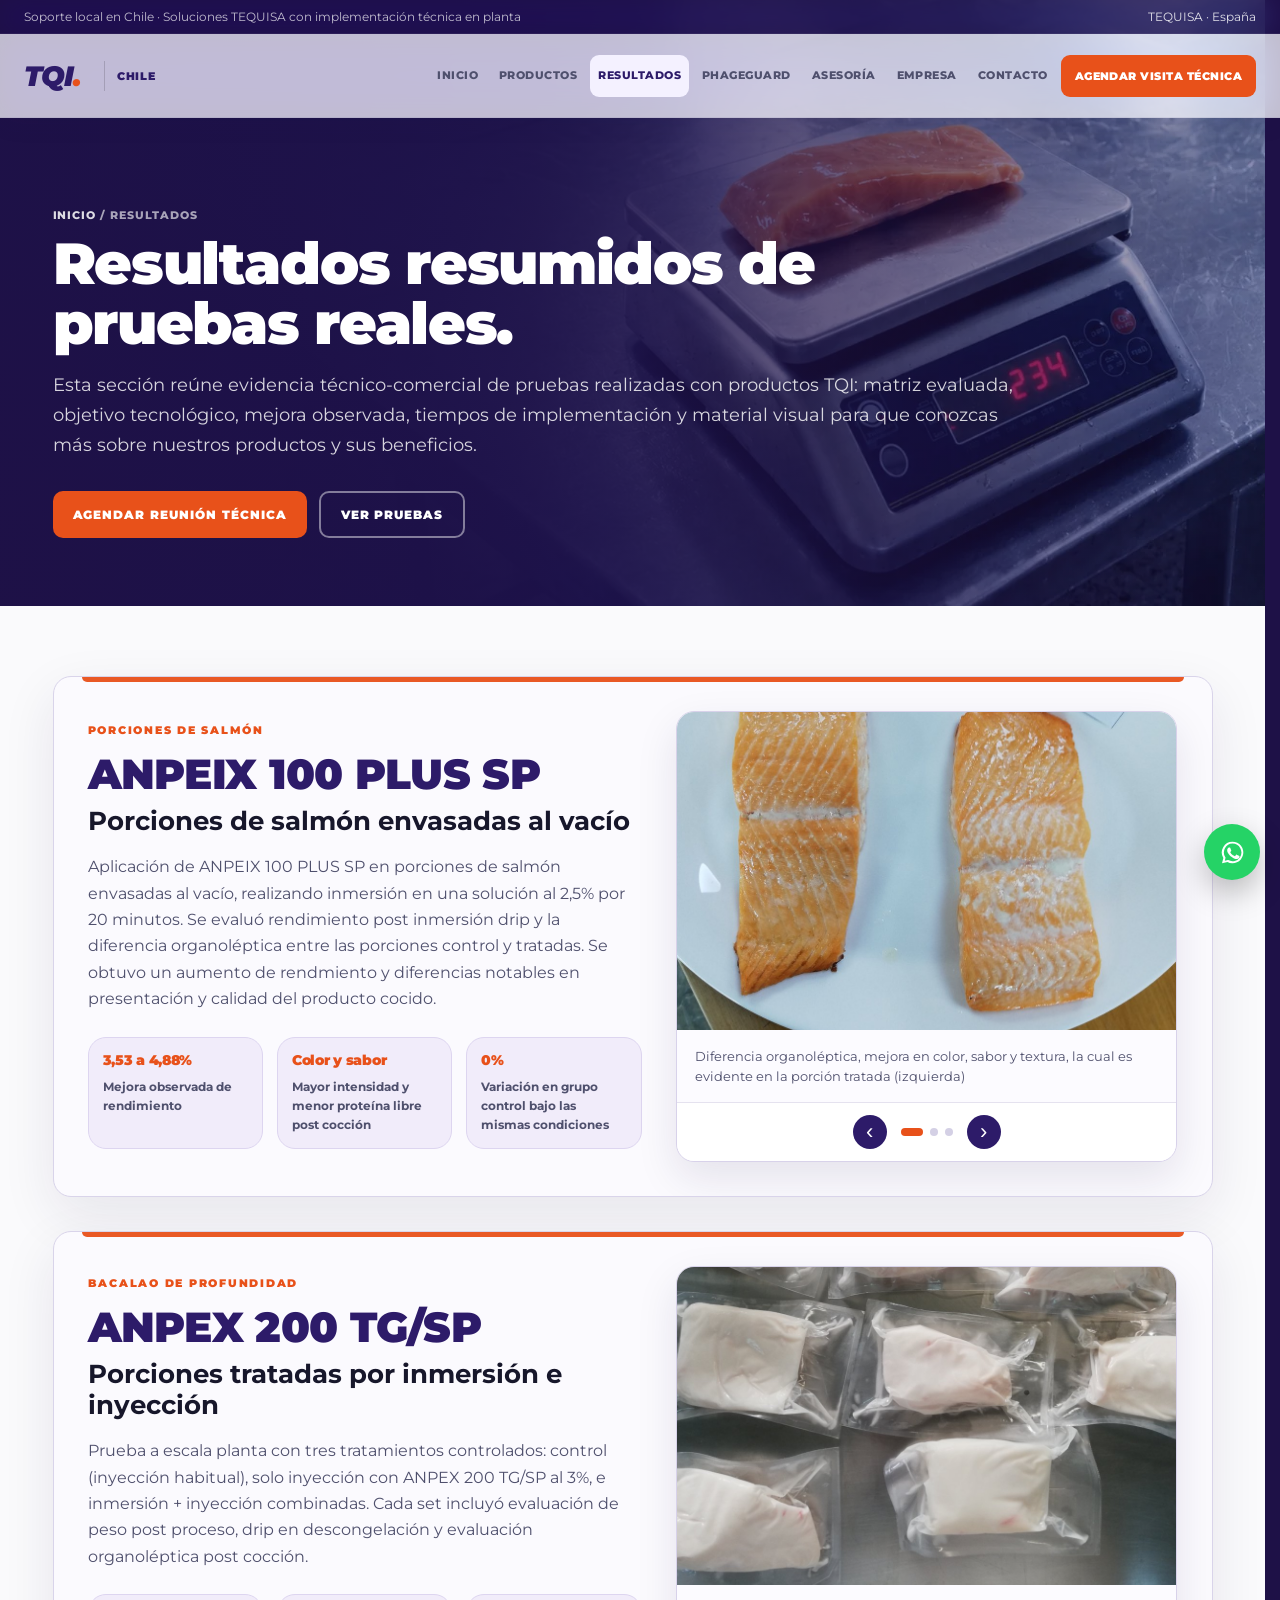
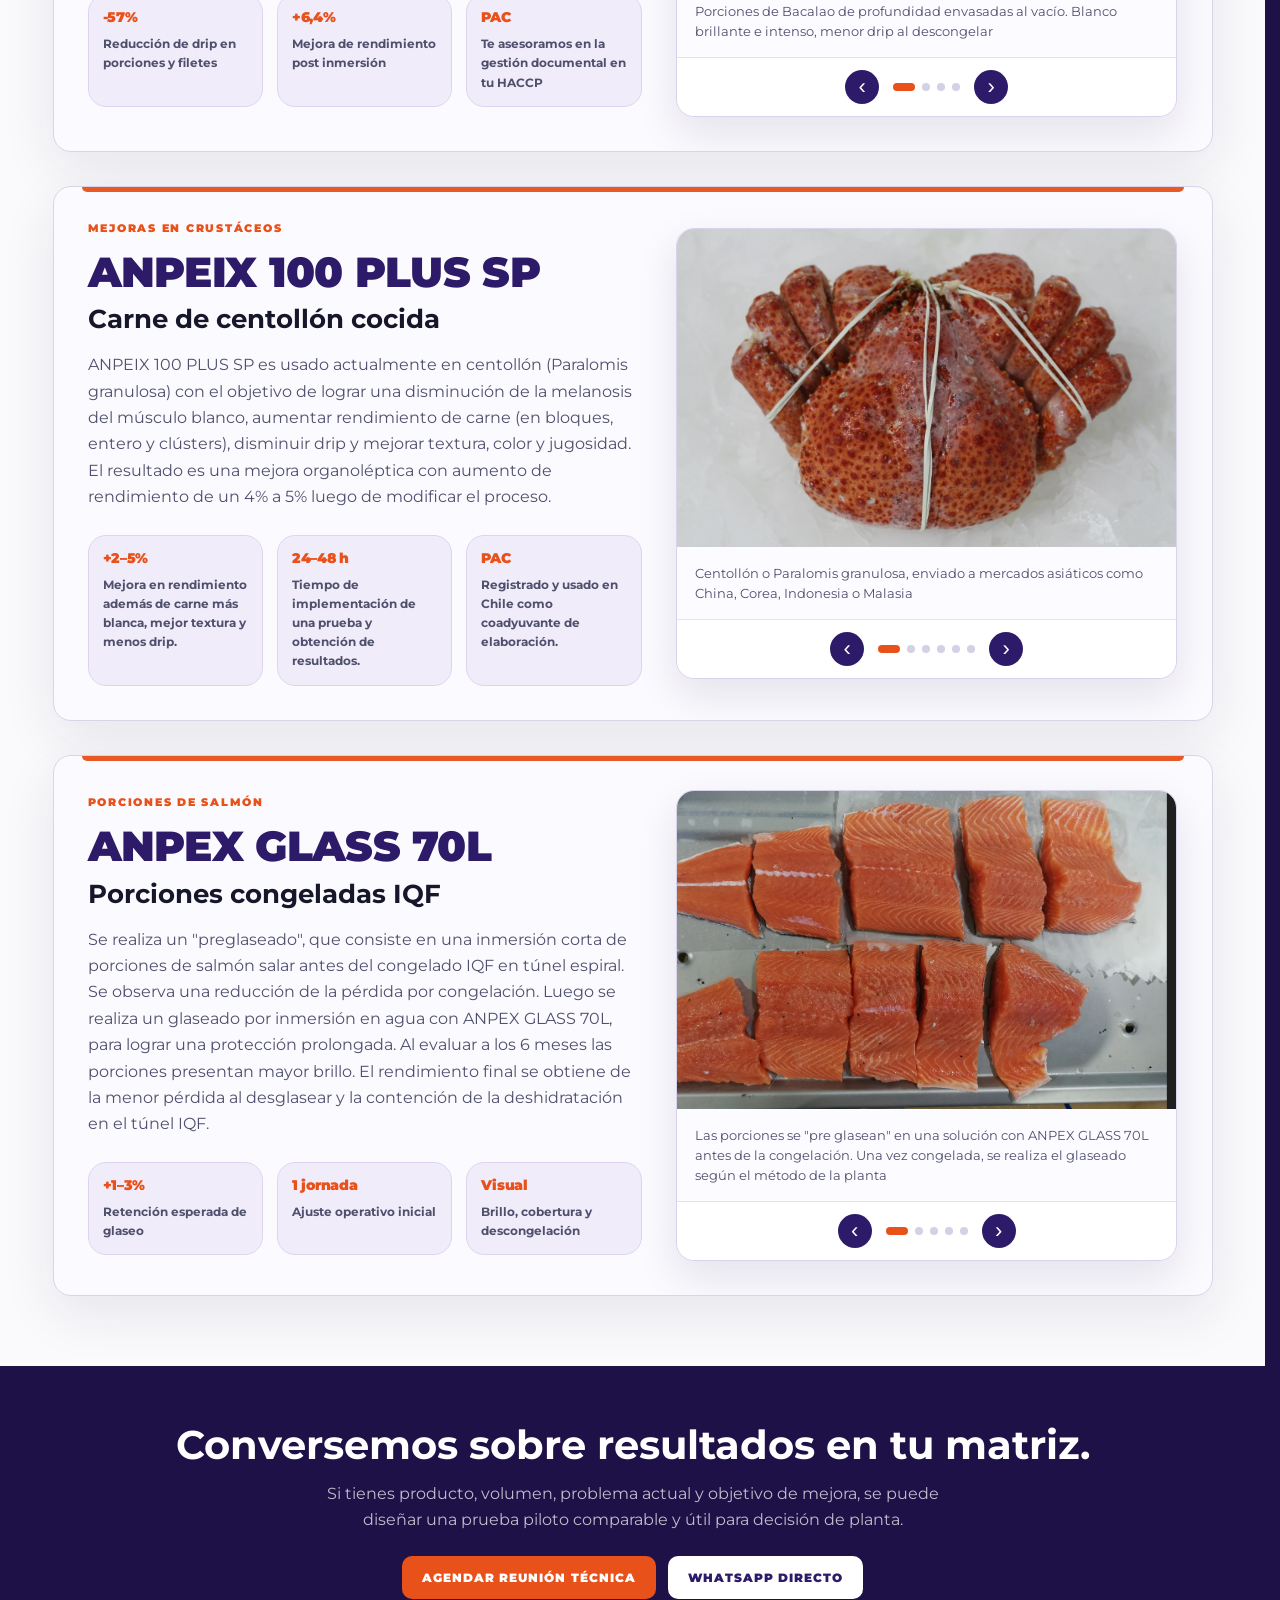
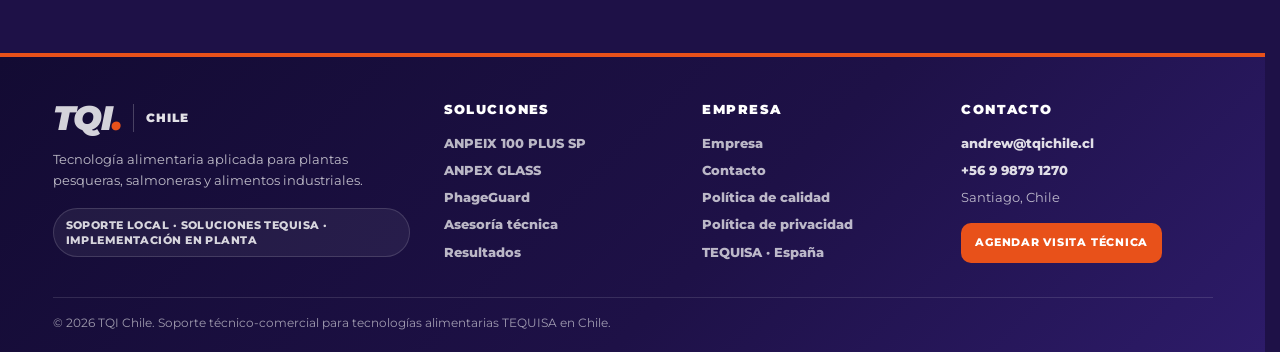
<file: resultados.html>
<!DOCTYPE html><html lang="es"><head><meta charset="UTF-8"><meta name="viewport" content="width=device-width, initial-scale=1.0"><link rel="icon" type="image/svg+xml" href="assets/img/favicon.svg"><link rel="icon" type="image/png" sizes="32x32" href="assets/img/favicon-32.png"><link rel="icon" type="image/png" sizes="64x64" href="assets/img/favicon-64.png"><link rel="apple-touch-icon" sizes="180x180" href="assets/img/apple-touch-icon.png"><meta name="theme-color" content="#2D1B69"><title>Resultados TQI Chile — Pruebas piloto y evidencia de aplicación</title><meta name="description" content="Resultados resumidos de pruebas realizadas con soluciones TQI Chile en matrices pesqueras, salmoneras y alimentos industriales. Evidencia visual, rendimiento, implementación y evaluación técnica."><link rel="canonical" href="https://tqichile.cl/resultados.html"><meta property="og:title" content="Resultados TQI Chile — Pruebas piloto y evidencia de aplicación"><meta property="og:description" content="Resultados resumidos de pruebas realizadas con soluciones TQI Chile en matrices reales de proceso."><meta property="og:type" content="website"><meta property="og:url" content="https://tqichile.cl/resultados.html"><meta property="og:image" content="https://tqichile.cl/assets/img/og-tqi-chile.png"><meta name="twitter:card" content="summary_large_image"><link rel="preconnect" href="https://fonts.googleapis.com"><link rel="preconnect" href="https://fonts.gstatic.com" crossorigin><link href="https://fonts.googleapis.com/css2?family=Montserrat:wght@400;600;800&display=swap" rel="stylesheet"><link rel="stylesheet" href="assets/css/styles.css"><style id="critical-flicker-fix">
html{background:#1E1147;color-scheme:light}
body{background:#FAFAFC;margin:0}
.topbar{position:fixed;top:0;left:0;right:0;z-index:1001;background:rgba(30,17,71,0.70);-webkit-backdrop-filter:saturate(180%) blur(14px);backdrop-filter:saturate(180%) blur(14px);height:34px}
.site-header{position:fixed;top:34px;left:0;right:0;z-index:1000;background:rgba(255,255,255,0.72);-webkit-backdrop-filter:saturate(180%) blur(16px);backdrop-filter:saturate(180%) blur(16px);height:84px;border-bottom:1px solid rgba(45,27,105,0.08)}
@media (max-width:1020px){.topbar{display:none}.site-header{top:0;height:78px}}
@media (max-width:720px){.site-header{height:76px}}
@view-transition{navigation:auto}
::view-transition-old(root),::view-transition-new(root){animation-duration:180ms;animation-timing-function:cubic-bezier(.2,.7,.3,1)}
</style><script type="application/ld+json">{"@context": "https://schema.org", "@type": "Article", "headline": "Resultados de pruebas piloto con soluciones TQI en plantas pesqueras y salmoneras", "description": "Resumen de resultados obtenidos con ANPEIX 100 PLUS SP, ANPEX GLASS y PhageGuard en plantas de proceso en Chile: rendimiento, retención de peso, textura, color y control microbiológico.", "publisher": {"@type": "Organization", "name": "TQI Chile", "url": "https://tqichile.cl/"}, "inLanguage": "es"}</script>
</head><body>
<!-- Meta Pixel Code noscript -->
<noscript><img height="1" width="1" style="display:none"
src="https://www.facebook.com/tr?id=3374175949411724&ev=PageView&noscript=1"
/></noscript>
<!-- End Meta Pixel Code noscript -->
<a class="skip-link" href="#contenido">Saltar al contenido</a>
<div class="topbar"><div class="container"><span>Soporte local en Chile · Soluciones TEQUISA con implementación técnica en planta</span><a href="https://tequisa.com/" target="_blank" rel="noopener">TEQUISA · España</a></div></div>
<header class="site-header">
  <nav class="nav container" aria-label="Navegación principal">
    <a class="brand" href="index.html" aria-label="TQI Chile inicio">
      <div><div class="brand-mark">TQI<span>.</span></div></div>
      <div class="brand-divider"></div>
      <div class="brand-country">Chile</div>
    </a>
    <button class="menu-btn" aria-label="Abrir menú" aria-expanded="false">☰</button>
    <div class="nav-links">
      <a class="nav-link" href="index.html">Inicio</a>
      <a class="nav-link" href="productos.html">Productos</a>
      <a class="nav-link" href="resultados.html">Resultados</a>
      <a class="nav-link" href="phageguard.html">PhageGuard</a>
      <a class="nav-link" href="asesoria.html">Asesoría</a>
      <a class="nav-link" href="empresa.html">Empresa</a>
      <a class="nav-link" href="contacto.html">Contacto</a>
      <a class="nav-cta" href="contacto.html">Agendar visita técnica</a>
    </div>
  </nav>
</header>
<main id="contenido">
<section class="page-hero resultados-hero" style="position:relative;overflow:hidden;"><div aria-hidden="true" style="position:absolute;inset:0;z-index:0;"><img src="assets/img/hero-rendimiento-balanza.webp" alt="" style="width:100%;height:100%;object-fit:cover;object-position:62% center;" decoding="async" fetchpriority="high"></div><div aria-hidden="true" style="position:absolute;inset:0;z-index:1;background:linear-gradient(90deg,rgba(30,17,71,.97) 0%,rgba(30,17,71,.90) 42%,rgba(30,17,71,.62) 72%,rgba(30,17,71,.32) 100%);"></div>
  <div class="container" style="position:relative;z-index:2;">
    <div>
      <div class="breadcrumb"><a href="index.html">Inicio</a> / <span aria-current="page">Resultados</span></div>
      <h1>Resultados resumidos de pruebas reales.</h1>
      <p>Esta sección reúne evidencia técnico-comercial de pruebas realizadas con productos TQI: matriz evaluada, objetivo tecnológico, mejora observada, tiempos de implementación y material visual para que conozcas más sobre nuestros productos y sus beneficios.</p>
      <div class="hero-actions">
        <a class="btn btn-primary" href="contacto.html">Agendar reunión técnica</a>
        <a class="btn btn-outline" href="#pruebas">Ver pruebas</a>
      </div>
    </div>
  </div>
</section>

<section class="section" id="pruebas">
  <div class="container result-list">

    <article class="result-card">
      <div class="result-copy">
        <div class="kicker">Porciones de Salmón</div>
        <h2>ANPEIX 100 PLUS SP</h2>
        <h3>Porciones de salmón envasadas al vacío</h3>
        <p>Aplicación de ANPEIX 100 PLUS SP en porciones de salmón envasadas al vacío, realizando inmersión en una solución al 2,5% por 20 minutos. Se evaluó rendimiento post inmersión drip y la diferencia organoléptica entre las porciones control y tratadas. Se obtuvo un aumento de rendmiento y diferencias notables en presentación y calidad del producto cocido.</p>
        <div class="result-metrics">
          <div><strong>3,53 a 4,88%</strong><span>Mejora observada de rendimiento</span></div>
          <div><strong>Color y sabor</strong><span>Mayor intensidad y menor proteína libre post cocción</span></div>
          <div><strong>0%</strong><span>Variación en grupo control bajo las mismas condiciones</span></div>
        </div>
      </div>

      <div class="result-media media-carousel" data-carousel>
        <div class="carousel-track">
          <figure class="carousel-slide is-active">
            <div class="carousel-image-frame"><img src="assets/img/anpeix-salmon-cocido-comparativo-plato.webp" alt="Comparación de porciones de salmón cocido: tratada con ANPEIX 100 PLUS SP (izquierda) vs control (derecha)" loading="lazy"></div>
            <figcaption>Diferencia organoléptica, mejora en color, sabor y textura, la cual es evidente en la porción tratada (izquierda)</figcaption>
          </figure>
          <figure class="carousel-slide">
            <div class="carousel-image-frame"><img src="assets/img/anpeix-salmon-porciones-tratadas-color.webp" alt="Porciones de salmón envasadas al vacío durante evaluación con ANPEIX 100 PLUS SP" loading="lazy"></div>
            <figcaption>Porciones tratadas durante la evaluación. Notar diferencia en cuanto a intensidad del color luego de 25 minutos (derecha)</figcaption>
          </figure>
          <figure class="carousel-slide">
            <div class="carousel-image-frame"><img src="assets/img/anpeix-salmon-filetes-color-industrial.webp" alt="Filetes industriales de salmón tratados con ANPEIX 100 PLUS SP mostrando mejora de color" loading="lazy"></div>
            <figcaption>En filetes industriales, puede lograrse una mejora de color que permite lograr mayor valor percibido</figcaption>
          </figure>
        </div>
        <div class="carousel-controls" aria-label="Controles de carrusel">
          <button type="button" class="carousel-btn" data-carousel-prev aria-label="Imagen anterior">‹</button>
          <div class="carousel-dots" aria-hidden="true"></div>
          <button type="button" class="carousel-btn" data-carousel-next aria-label="Imagen siguiente">›</button>
        </div>
      </div>
    </article>

    <article class="result-card">
      <div class="result-copy">
        <div class="kicker">Bacalao de Profundidad</div>
        <h2>ANPEX 200 TG/SP</h2>
        <h3>Porciones tratadas por inmersión e inyección</h3>
        <p>Prueba a escala planta con tres tratamientos controlados: control (inyección habitual), solo inyección con ANPEX 200 TG/SP al 3%, e inmersión + inyección combinadas. Cada set incluyó evaluación de peso post proceso, drip en descongelación y evaluación organoléptica post cocción.</p>
        <div class="result-metrics">
          <div><strong>-57%</strong><span>Reducción de drip en porciones y filetes</span></div>
          <div><strong>+6,4%</strong><span>Mejora de rendimiento post inmersión</span></div>
          <div><strong>PAC</strong><span>Te asesoramos en la gestión documental en tu HACCP</span></div>
        </div>
      </div>

      <div class="result-media media-carousel" data-carousel>
        <div class="carousel-track">
          <figure class="carousel-slide is-active">
            <div class="carousel-image-frame"><img src="assets/img/anpex-200-bacalao-vacpack.webp" alt="Porciones de bacalao de profundidad envasadas al vacío, blanco brillante post tratamiento con ANPEX 200 TG/SP" loading="lazy"></div>
            <figcaption>Porciones de Bacalao de profundidad envasadas al vacío. Blanco brillante e intenso, menor drip al descongelar</figcaption>
          </figure>
          <figure class="carousel-slide">
            <div class="carousel-image-frame"><img src="assets/img/anpex-200-grafico-rendimiento.webp" alt="Gráfico de rendimiento por tratamiento: control vs solo inyección vs inmersión más inyección con ANPEX 200 TG/SP" loading="lazy"></div>
            <figcaption>Mejora de rendimiento en inmersión e inyección con respecto al grupo control</figcaption>
          </figure>
          <figure class="carousel-slide">
            <div class="carousel-image-frame"><img src="assets/img/anpex-200-grafico-drip.webp" alt="Gráfico de pérdida por drip en filetes: control vs tratamientos con ANPEX 200 TG/SP" loading="lazy"></div>
            <figcaption>El drip disminuye en forma importante en filetes y porciones. En el gráfico, resultado de filetes.</figcaption>
          </figure>
          <figure class="carousel-slide">
            <div class="carousel-image-frame"><img src="assets/img/anpex-200-porciones-evaluacion.webp" alt="Bandejas con porciones de bacalao preparadas para evaluación con ANPEX 200 TG/SP en planta de procesos" loading="lazy"></div>
            <figcaption>Preparación de las porciones para realizar la evaluación en la planta de procesos.</figcaption>
          </figure>
        </div>
        <div class="carousel-controls" aria-label="Controles de carrusel">
          <button type="button" class="carousel-btn" data-carousel-prev aria-label="Imagen anterior">‹</button>
          <div class="carousel-dots" aria-hidden="true"></div>
          <button type="button" class="carousel-btn" data-carousel-next aria-label="Imagen siguiente">›</button>
        </div>
      </div>
    </article>

    <article class="result-card">
      <div class="result-copy">
        <div class="kicker">MEJORAS EN CRUSTÁCEOS</div>
        <h2>ANPEIX 100 PLUS SP</h2>
        <h3>Carne de centollón cocida</h3>
        <p>ANPEIX 100 PLUS SP es usado actualmente en centollón (Paralomis granulosa) con el objetivo de lograr una disminución de la melanosis del músculo blanco, aumentar rendimiento de carne (en bloques, entero y clústers), disminuir drip y mejorar textura, color y jugosidad. El resultado es una mejora organoléptica con aumento de rendimiento de un 4% a 5% luego de modificar el proceso.</p>
        <div class="result-metrics">
          <div><strong>+2–5%</strong><span>Mejora en rendimiento además de carne más blanca, mejor textura y menos drip.</span></div>
          <div><strong>24–48 h</strong><span>Tiempo de implementación de una prueba y obtención de resultados.</span></div>
          <div><strong>PAC</strong><span>Registrado y usado en Chile como coadyuvante de elaboración.</span></div>
        </div>
      </div>

      <div class="result-media media-carousel" data-carousel>
        <div class="carousel-track">
          <figure class="carousel-slide is-active">
            <div class="carousel-image-frame"><img src="assets/img/anpeix-centollon-entero-01.webp" alt="Centollón (Paralomis granulosa) entero amarrado sobre hielo" loading="lazy"></div>
            <figcaption>Centollón o Paralomis granulosa, enviado a mercados asiáticos como China, Corea, Indonesia o Malasia</figcaption>
          </figure>
          <figure class="carousel-slide">
            <div class="carousel-image-frame"><img src="assets/img/anpeix-centollon-clusters-02.webp" alt="Clústers de centollón cocidos mostrando carne blanca" loading="lazy"></div>
            <figcaption>Un tratamiento alternativo es sumergir las patas o clústers antes de la cocción. Esto confiere un color parejo, claro y reducción de pérdidas antes de la elaboración de carne.</figcaption>
          </figure>
          <figure class="carousel-slide">
            <div class="carousel-image-frame"><img src="assets/img/anpeix-centollon-carne-03.webp" alt="Carne blanca de centollón en bandeja, lista para inmersión en ANPEIX 100 PLUS SP" loading="lazy"></div>
            <figcaption>La carne blanca extraida luego es sumergida en ANPEIX 100 PLUS SP por 20 minutos para dar el efecto final al producto terminado.</figcaption>
          </figure>
          <figure class="carousel-slide">
            <div class="carousel-image-frame"><img src="assets/img/anpeix-centollon-carne-roja-04.webp" alt="Carne roja de centollón tras la inmersión en ANPEIX 100 PLUS SP" loading="lazy"></div>
            <figcaption>La carne roja también pasa por el proceso de inmersión, logrando mayor retención de líquidos y un color intenso. Mejora evidente de textura.</figcaption>
          </figure>
          <figure class="carousel-slide">
            <div class="carousel-image-frame"><img src="assets/img/anpeix-centollon-moldeo-05.webp" alt="Pote de carne de centollón sobre balanza durante el moldeo" loading="lazy"></div>
            <figcaption>Si la carne está inestable, se pierde más líquido y peso durante el moldeo. Uno de los efectos del tratamiento con ANPEIX 100 PLUS SP es reducir esta pérdida</figcaption>
          </figure>
          <figure class="carousel-slide">
            <div class="carousel-image-frame"><img src="assets/img/anpeix-centollon-molde-final-06.webp" alt="Molde congelado de carne de centollón, producto terminado" loading="lazy"></div>
            <figcaption>Resultado final, un molde con menor drip al descongelar, textura más firme, color intenso y rendimiento superior en un 2% a 4%</figcaption>
          </figure>
        </div>
        <div class="carousel-controls" aria-label="Controles de carrusel">
          <button type="button" class="carousel-btn" data-carousel-prev aria-label="Imagen anterior">‹</button>
          <div class="carousel-dots" aria-hidden="true"></div>
          <button type="button" class="carousel-btn" data-carousel-next aria-label="Imagen siguiente">›</button>
        </div>
      </div>
    </article>

    <article class="result-card">
      <div class="result-copy">
        <div class="kicker">PORCIONES DE SALMÓN</div>
        <h2>ANPEX GLASS 70L</h2>
        <h3>Porciones congeladas IQF</h3>
        <p>Se realiza un "preglaseado", que consiste en una inmersión corta de porciones de salmón salar antes del congelado IQF en túnel espiral. Se observa una reducción de la pérdida por congelación. Luego se realiza un glaseado por inmersión en agua con ANPEX GLASS 70L, para lograr una protección prolongada. Al evaluar a los 6 meses las porciones presentan mayor brillo. El rendimiento final se obtiene de la menor pérdida al desglasear y la contención de la deshidratación en el túnel IQF.</p>
        <div class="result-metrics">
          <div><strong>+1–3%</strong><span>Retención esperada de glaseo</span></div>
          <div><strong>1 jornada</strong><span>Ajuste operativo inicial</span></div>
          <div><strong>Visual</strong><span>Brillo, cobertura y descongelación</span></div>
        </div>
      </div>

      <div class="result-media media-carousel" data-carousel>
        <div class="carousel-track">
          <figure class="carousel-slide is-active">
            <div class="carousel-image-frame"><img src="assets/img/anpex-glass-salmon-porciones-01.webp" alt="Porciones de salmón salar dispuestas para preglaseado con ANPEX GLASS 70L" loading="lazy"></div>
            <figcaption>Las porciones se "pre glasean" en una solución con ANPEX GLASS 70L antes de la congelación. Una vez congelada, se realiza el glaseado según el método de la planta</figcaption>
          </figure>
          <figure class="carousel-slide">
            <div class="carousel-image-frame"><img src="assets/img/anpex-glass-grafico-peso-02.webp" alt="Gráfico comparativo de variación de peso: control vs tratado pre glaseado" loading="lazy"></div>
            <figcaption>Resultado de preglaseado, antes de túnel espiral IQF. Las porciones preglaseadas ganaron peso ligeramente en relación a las control. Podemos reproducir esto en tu planta de proceso</figcaption>
          </figure>
          <figure class="carousel-slide">
            <div class="carousel-image-frame"><img src="assets/img/anpex-glass-salmon-terminado-03.webp" alt="Porciones de salmón terminadas listas para almacenamiento en cámara" loading="lazy"></div>
            <figcaption>Porciones terminadas lista para su almacenamiento en cámara</figcaption>
          </figure>
          <figure class="carousel-slide">
            <div class="carousel-image-frame"><img src="assets/img/anpex-glass-salmon-6meses-04.webp" alt="Porciones de salmón congeladas tras 6 meses, con glaseo estable" loading="lazy"></div>
            <figcaption>Luego de 6 meses, las porciones mantienen brillo, glaseo estable y mayor protección. El resultado de ANPEX GLASS 70L se reflejará en una mayor retención del desglasear.</figcaption>
          </figure>
          <figure class="carousel-slide">
            <div class="carousel-image-frame"><img src="assets/img/anpex-glass-salmon-36meses-05.webp" alt="Porción de salmón glaseada con ANPEX GLASS 70L sostenida con guante" loading="lazy"></div>
            <figcaption>Se mantiene brillo en forma prolongada, protegiendo además el producto por 36 meses</figcaption>
          </figure>
        </div>
        <div class="carousel-controls" aria-label="Controles de carrusel">
          <button type="button" class="carousel-btn" data-carousel-prev aria-label="Imagen anterior">‹</button>
          <div class="carousel-dots" aria-hidden="true"></div>
          <button type="button" class="carousel-btn" data-carousel-next aria-label="Imagen siguiente">›</button>
        </div>
      </div>
    </article>

  
  </div>
</section>

<section class="cta-band">
<div class="container">
    <h2>Conversemos sobre resultados en tu matriz.</h2>
    <p>Si tienes producto, volumen, problema actual y objetivo de mejora, se puede diseñar una prueba piloto comparable y útil para decisión de planta.</p>
    <div class="cta-actions">
      <a class="btn btn-primary" href="contacto.html">Agendar reunión técnica</a>
      <a class="btn btn-secondary" href="https://wa.me/56998791270?text=Hola%2C%20quiero%20conversar%20sobre%20resultados%20y%20pruebas%20TQI%20Chile" target="_blank" rel="noopener noreferrer">WhatsApp directo</a>
    </div>
  </div>
</section>
</main>
<a class="wa-float" href="https://wa.me/56998791270?text=Hola%2C%20quiero%20conversar%20sobre%20soluciones%20TQI%20Chile%20para%20planta%20de%20proceso" aria-label="Contactar por WhatsApp" target="_blank" rel="noopener noreferrer"><svg class="wa-icon" viewBox="0 0 32 32" aria-hidden="true" focusable="false">
  <path d="M16.02 3.2A12.73 12.73 0 0 0 5.14 22.5L3.6 28.8l6.45-1.52A12.78 12.78 0 1 0 16.02 3.2Zm0 2.28a10.48 10.48 0 0 1 8.88 16.05 10.46 10.46 0 0 1-13.86 3.5l-.46-.25-3.68.86.88-3.58-.3-.49A10.46 10.46 0 0 1 16.02 5.48Zm-4.13 4.73c-.24 0-.62.09-.95.44-.33.36-1.25 1.22-1.25 2.98 0 1.76 1.28 3.46 1.46 3.7.18.24 2.47 3.96 6.12 5.39 3.03 1.19 3.65.95 4.31.89.66-.06 2.13-.87 2.43-1.71.3-.84.3-1.56.21-1.71-.09-.15-.33-.24-.69-.42-.36-.18-2.13-1.05-2.46-1.17-.33-.12-.57-.18-.81.18-.24.36-.93 1.17-1.14 1.41-.21.24-.42.27-.78.09-.36-.18-1.52-.56-2.9-1.78-1.07-.95-1.79-2.13-2-2.49-.21-.36-.02-.56.16-.74.16-.16.36-.42.54-.63.18-.21.24-.36.36-.6.12-.24.06-.45-.03-.63-.09-.18-.81-1.95-1.11-2.67-.29-.7-.59-.6-.81-.61h-.68Z"/>
</svg></a>
<footer class="footer footer-pro">
  <div class="container footer-grid">
    <div class="footer-brand-block">
      <a class="footer-brand" href="index.html" aria-label="TQI Chile inicio">
        <span class="footer-brand-mark">TQI<span>.</span></span>
        <span class="footer-brand-country">Chile</span>
      </a>
      <p>Tecnología alimentaria aplicada para plantas pesqueras, salmoneras y alimentos industriales.</p>
      <div class="footer-proof">Soporte local · Soluciones TEQUISA · Implementación en planta</div>
    </div>

    <nav class="footer-col" aria-label="Soluciones TQI Chile">
      <h3>Soluciones</h3>
      <a href="productos.html#anpeix">ANPEIX 100 PLUS SP</a>
      <a href="productos.html#anpeix-2">ANPEX GLASS</a>
      <a href="phageguard.html#lineas">PhageGuard</a>
      <a href="asesoria.html">Asesoría técnica</a>
      <a href="resultados.html">Resultados</a>
    </nav>

    <nav class="footer-col" aria-label="Empresa y recursos">
      <h3>Empresa</h3>
      <a href="empresa.html">Empresa</a>
      <a href="contacto.html">Contacto</a>
      <a href="politica-calidad.html">Política de calidad</a>
      <a href="politica-privacidad.html">Política de privacidad</a>
      <a href="https://tequisa.com/" target="_blank" rel="noopener">TEQUISA · España</a>
    </nav>

    <div class="footer-col footer-contact">
      <h3>Contacto</h3>
      <a href="mailto:andrew@tqichile.cl">andrew@tqichile.cl</a>
      <a href="https://wa.me/56998791270?text=Hola%2C%20quiero%20evaluar%20una%20soluci%C3%B3n%20TQI%20Chile%20en%20planta" target="_blank" rel="noopener">+56 9 9879 1270</a>
      <span>Santiago, Chile</span>
      <a class="footer-cta" href="contacto.html">Agendar visita técnica</a>
    </div>
  </div>
  <div class="container footer-bottom">
    <p>© 2026 TQI Chile. Soporte técnico-comercial para tecnologías alimentarias TEQUISA en Chile.</p>
  </div>
</footer>
<script src="assets/js/main.js" defer></script>
</body></html>
</file>
<file: assets/css/styles.css>
/* ============================================================
   TQI CHILE — styles.css
   Versión consolidada: sin bloques duplicados
   ============================================================ */

/* ── Variables ── */
:root {
  --purple:      #2D1B69;
  --purple-dark: #1E1147;
  --purple-soft: #F4F1FF;
  --orange:      #E8511A;
  --orange-dark: #C93F0E;
  --green:       #1D9E75;
  --green-dark:  #04342C;
  --text:        #17172B;
  --muted:       #4F506D;
  --light:       #777A95;
  --line:        #E5E2EF;
  --bg:          #FAFAFC;
  --white:       #fff;
  --shadow:      0 12px 34px rgba(30,17,71,.10);
  --radius:      18px;
  --font:        'Montserrat', Arial, sans-serif;
  /* PhageGuard */
  --pg-blue:        #0068A9;
  --pg-blue-dark:   #005082;
  --pg-green:       #48B749;
  --pg-green-dark:  #278B3B;
  --pg-green-soft:  #E9F7EC;
  --pg-blue-soft:   #EAF4FB;
}

/* ── Reset base ── */
*, *::before, *::after { box-sizing: border-box; }
html {
  scroll-behavior: smooth;
  scroll-padding-top: 130px;
  overflow-y: scroll;
  scrollbar-gutter: stable;
}
body {
  margin: 0;
  font-family: var(--font);
  color: var(--text);
  background: var(--white);
  -webkit-font-smoothing: antialiased;
  overflow-x: hidden;
}
a { color: inherit; text-decoration: none; }
img { max-width: 100%; display: block; }
.container { width: min(1160px, calc(100% - 40px)); margin-inline: auto; }

/* ── Topbar ── */
.topbar {
  position: fixed;
  top: 0; left: 0; right: 0;
  z-index: 1001;
  height: 34px; min-height: 34px; max-height: 34px;
  overflow: hidden;
  background: rgba(30,17,71,0.70);
  -webkit-backdrop-filter: saturate(180%) blur(14px);
  backdrop-filter: saturate(180%) blur(14px);
  border-bottom: 1px solid rgba(255,255,255,0.06);
  color: rgba(255,255,255,.72);
  font-size: 12px;
  font-family: var(--font);
}
.topbar .container {
  width: min(1320px, calc(100% - 48px));
  height: 34px; min-height: 34px; max-height: 34px;
  padding: 0;
  display: flex;
  align-items: center;
  justify-content: space-between;
  gap: 18px;
}
.topbar span, .topbar a { line-height: 1; white-space: nowrap; }
.topbar a { color: rgba(255,255,255,.86); }

/* ── Site header ── */
.site-header {
  position: fixed;
  top: 34px; left: 0; right: 0;
  z-index: 1000;
  height: 84px; min-height: 84px; max-height: 84px;
  background: rgba(255,255,255,0.72);
  -webkit-backdrop-filter: saturate(180%) blur(16px);
  backdrop-filter: saturate(180%) blur(16px);
  border-bottom: 1px solid rgba(45,27,105,0.08);
  box-shadow: 0 6px 24px rgba(30,17,71,0.06);
  font-family: var(--font);
  transition: background .2s ease, box-shadow .2s ease;
}
.site-header.is-scrolled {
  background: rgba(255,255,255,0.90);
  box-shadow: 0 8px 28px rgba(30,17,71,0.10);
}

/* ── Nav ── */
.nav,
.site-header .nav,
.nav.container {
  width: min(1320px, calc(100% - 48px));
  height: 84px; min-height: 84px; max-height: 84px;
  padding: 0;
  margin-inline: auto;
  display: flex;
  align-items: center;
  justify-content: space-between;
  gap: 22px;
}
.brand {
  flex: 0 0 286px; width: 286px; min-width: 286px; max-width: 286px;
  height: 58px; min-height: 58px; max-height: 58px;
  display: inline-flex; align-items: center; gap: 12px;
  overflow: visible;
}
.brand-mark {
  flex: 0 0 68px; width: 68px; min-width: 68px; max-width: 68px;
  font-size: 28px; font-weight: 900; font-style: italic;
  color: var(--purple); letter-spacing: -1px; line-height: 1;
  font-family: var(--font);
}
.brand-mark span { color: var(--orange); }
.brand-sub {
  flex: 0 0 132px; width: 132px;
  font-size: 9px; color: var(--muted); font-weight: 700;
  letter-spacing: .08em; text-transform: uppercase; line-height: 1; white-space: nowrap;
}
.brand-divider { flex: 0 0 1px; width: 1px; height: 30px; background: rgba(0,0,0,.15); }
.brand-country {
  flex: 0 0 54px; width: 54px;
  font-size: 11px; font-weight: 900; color: var(--purple);
  letter-spacing: .06em; text-transform: uppercase; line-height: 1;
}
.brand-country small { display: block; font-size: 9px; color: var(--light); font-weight: 700; line-height: 1; }
.nav-links {
  flex: 1 1 auto; min-width: 0;
  height: 42px; min-height: 42px; max-height: 42px;
  display: flex; align-items: center; justify-content: flex-end;
  gap: 5px; overflow: visible;
}
.nav-link {
  flex: 0 1 auto;
  height: 42px; min-height: 42px; max-height: 42px;
  padding: 0 8px; border-radius: 9px;
  font-size: 10.5px; font-weight: 800; letter-spacing: .045em;
  text-transform: uppercase; color: var(--muted);
  line-height: 1; white-space: nowrap;
  display: inline-flex; align-items: center; justify-content: center;
  transition: color .15s ease, background .15s ease;
}
.nav-link:hover, .nav-link.active { color: var(--purple); background: var(--purple-soft); }
.nav-cta {
  flex: 0 0 auto; min-width: 162px;
  height: 42px; min-height: 42px; max-height: 42px;
  padding: 0 14px; border-radius: 9px;
  background: var(--orange); color: #fff;
  font-size: 10.5px; font-weight: 900; letter-spacing: .045em;
  text-transform: uppercase; white-space: nowrap;
  display: inline-flex; align-items: center; justify-content: center;
  transition: background .15s ease, transform .15s ease, box-shadow .15s ease;
}
.nav-cta:hover { background: var(--orange-dark); transform: translateY(-1px); box-shadow: 0 6px 18px rgba(232,81,26,.28); }
.menu-btn {
  display: none; flex: 0 0 42px;
  border: 0; background: var(--purple); color: #fff;
  border-radius: 10px; width: 42px; height: 42px;
  font-size: 22px; line-height: 1; cursor: pointer;
}

/* ── Skip link ── */
.skip-link { position: absolute; left: -999px; top: auto; width: 1px; height: 1px; overflow: hidden; }
.skip-link:focus { left: 12px; top: 12px; width: auto; height: auto; background: #fff; color: var(--purple); padding: 10px; z-index: 2000; }

/* ── Hero (index) ── */
.hero {
  position: relative; overflow: hidden; isolation: isolate;
  background: #1E1147;
  color: #fff;
}
.hero .container {
  position: relative; z-index: 2;
  display: grid; grid-template-columns: 1.05fr .95fr;
  gap: 44px; align-items: center;
  min-height: 530px; padding: 72px 0;
}
.hero::before {
  content: ""; position: absolute; inset: 0; z-index: 1; pointer-events: none;
  background: radial-gradient(circle at 82% 20%, rgba(232,81,26,.34), transparent 28%),
              linear-gradient(90deg, rgba(0,0,0,.20), transparent);
}

/* Hero simple (index) */
.hero.hero-simple .container {
  display: block;
  grid-template-columns: unset;
  min-height: 460px;
  padding: 76px 0 68px;
}
.hero.hero-simple h1 { max-width: 1120px; }
.hero.hero-simple p  { max-width: 980px; }
.hero.hero-simple .hero-actions { max-width: 980px; }

/* Hero dinámico (slides) */
.index-page .hero.hero-seafood-bg,
.hero.hero-seafood-bg {
  background: #1E1147 !important;
}
.hero.hero-seafood-bg::before {
  background:
    linear-gradient(90deg, rgba(30,17,71,.96) 0%, rgba(30,17,71,.90) 32%, rgba(30,17,71,.62) 58%, rgba(30,17,71,.28) 100%),
    radial-gradient(circle at 82% 18%, rgba(232,81,26,.18), transparent 32%) !important;
  z-index: 1;
}
.hero-dynamic-media {
  position: absolute; inset: 0; z-index: 0; overflow: hidden; background: #1E1147;
}
.hero-dynamic-media .hero-slide {
  position: absolute; inset: 0; width: 100%; height: 100%;
  object-fit: cover; object-position: center right;
  opacity: 0; transform: scale(1.01);
  transition: opacity 900ms ease;
}
.hero-dynamic-media .hero-slide.is-active { opacity: 1; }
.hero-slide--balanza { object-position: 62% center; }

/* ── Page hero (páginas internas) ── */
.page-hero {
  position: relative; overflow: hidden;
  background: linear-gradient(135deg, var(--purple-dark), var(--purple));
  color: #fff;
  padding: 66px 0;
  min-height: 380px;
  display: flex; align-items: center;
}
.page-hero.green { background: linear-gradient(135deg, var(--green-dark), #0A604C); }
.page-hero .container {
  display: grid;
  grid-template-columns: 1fr auto;
  gap: 26px; align-items: end;
  width: 100%;
}

/* Hero ancho completo en páginas específicas */
.asesoria-hero .container,
.empresa-hero .container,
.contacto-hero .container,
.resultados-hero .container,
.products-hero .container,
.phage-hero .container,
.phageguard-hero .container {
  grid-template-columns: minmax(0, 1080px);
  justify-content: start;
}
.asesoria-hero p, .empresa-hero p, .contacto-hero p,
.resultados-hero p, .products-hero p, .phage-hero p { max-width: 1040px; }
.asesoria-hero .hero-actions,
.empresa-hero .hero-actions,
.contacto-hero .hero-actions,
.resultados-hero .hero-actions,
.products-hero .hero-actions { margin-top: 30px; }

/* Imagen de fondo en page-heroes con foto */
.page-hero img[style*="object-fit"] {
  display: block;
}

/* ── Kicker, headings, lead ── */
.kicker {
  font-size: 11px; font-weight: 900; letter-spacing: .16em;
  text-transform: uppercase; color: var(--orange); margin-bottom: 14px;
}
.hero h1, .page-hero h1 {
  font-size: clamp(34px, 5vw, 58px);
  line-height: 1.03; letter-spacing: -1.3px;
  margin: 0 0 18px; font-weight: 900;
}
.hero p, .page-hero p {
  font-size: clamp(15px, 1.6vw, 18px);
  line-height: 1.65; color: rgba(255,255,255,.82);
  max-width: 660px; margin: 0 0 26px;
}
.section h2 {
  font-size: clamp(28px, 3.5vw, 42px);
  line-height: 1.1; color: var(--purple);
  letter-spacing: -.7px; margin: 0 0 10px; font-weight: 900;
}
.section-lead { max-width: 760px; color: var(--muted); font-size: 15px; line-height: 1.65; margin: 0; }

/* ── Buttons ── */
.hero-actions, .cta-actions { display: flex; gap: 12px; flex-wrap: wrap; }
.btn {
  display: inline-flex; align-items: center; justify-content: center;
  border: 0; border-radius: 10px; padding: 14px 20px;
  font-size: 12px; font-weight: 900; text-transform: uppercase;
  letter-spacing: .08em; cursor: pointer; font-family: var(--font);
  transition: background .15s ease, transform .15s ease, box-shadow .15s ease;
}
.btn-primary { background: var(--orange); color: #fff; }
.btn-primary:hover { background: var(--orange-dark); transform: translateY(-1px); box-shadow: 0 8px 20px rgba(232,81,26,.25); }
.btn-secondary { background: #fff; color: var(--purple); }
.btn-secondary:hover { background: var(--purple-soft); }
.btn-outline { border: 2px solid rgba(255,255,255,.45); color: #fff; background: transparent; }
.btn-outline:hover { border-color: rgba(255,255,255,.8); background: rgba(255,255,255,.08); }

/* ── Breadcrumb ── */
.breadcrumb { font-size: 11px; text-transform: uppercase; letter-spacing: .09em; color: rgba(255,255,255,.62); font-weight: 800; margin-bottom: 12px; }
.breadcrumb a { color: rgba(255,255,255,.85); transition: color .15s ease; }
.breadcrumb a:hover { color: #fff; text-decoration: underline; text-underline-offset: 3px; }
.breadcrumb [aria-current="page"] { color: rgba(255,255,255,.62); }

/* ── Sections ── */
.section { padding: 70px 0; }
.section.alt { background: var(--bg); }
.section-head { display: grid; grid-template-columns: auto 1fr; gap: 22px; align-items: start; margin-bottom: 34px; }
.chevron { width: 56px; height: 50px; background: var(--orange); clip-path: polygon(0 0, 78% 0, 100% 50%, 78% 100%, 0 100%); flex-shrink: 0; }

/* ── Cards ── */
.cards { display: grid; grid-template-columns: repeat(3, 1fr); gap: 18px; }
.card {
  background: #fff; border: 1px solid var(--line);
  border-radius: var(--radius); padding: 24px;
  box-shadow: 0 6px 24px rgba(30,17,71,.04);
  transition: box-shadow .2s ease, border-color .2s ease, transform .2s ease;
}
.card:hover { box-shadow: var(--shadow); border-color: #D6D0EB; }
.card .label { font-size: 10px; color: var(--orange); font-weight: 900; letter-spacing: .12em; text-transform: uppercase; margin-bottom: 9px; }
.card h3 { font-size: 21px; line-height: 1.2; color: var(--purple); margin: 0 0 10px; font-weight: 900; }
.card p, .card li { font-size: 14px; line-height: 1.65; color: var(--muted); margin: 0 0 12px; }
.card ul { padding-left: 18px; margin: 12px 0 0; }
.card-link { display: inline-flex; margin-top: 8px; color: var(--orange); font-weight: 900; text-transform: uppercase; letter-spacing: .07em; font-size: 11px; }

/* Decision cards (index) */
.decision-cards .card {
  position: relative; overflow: hidden;
  background: linear-gradient(180deg, #F0EEF8 0%, #E7E3F2 100%);
  border: 1.5px solid #D2CAE8;
  box-shadow: 0 14px 34px rgba(30,17,71,.08);
  transition: background .2s ease, border-color .2s ease, box-shadow .2s ease, transform .2s ease;
}
.decision-cards .card::before {
  content: ''; position: absolute; inset: 0 0 auto 0;
  height: 5px; background: var(--orange);
}
.decision-cards .card .label {
  display: inline-block; background: #fff;
  border: 1px solid #E1DCEF; border-radius: 999px; padding: 6px 10px; margin-bottom: 14px;
}
.decision-cards .card:hover {
  background: linear-gradient(180deg, #FFFFFF 0%, #F5F3FB 100%);
  border-color: #BFB4DF; transform: translateY(-2px);
}

/* ── Split / Panel ── */
.split { display: grid; grid-template-columns: 1fr 1fr; gap: 26px; align-items: start; }
.phageguard-page .split { align-items: center; }
.panel { background: #fff; border: 1px solid var(--line); border-radius: var(--radius); padding: 28px; }
.panel.dark { background: var(--purple); color: #fff; border: 0; }
.panel.dark p, .panel.dark li { color: rgba(255,255,255,.76); }
.panel h3 { color: var(--purple); font-size: 24px; margin: 0 0 12px; }
.panel.dark h3 { color: #fff; }
.panel p, .panel li { color: var(--muted); font-size: 14px; line-height: 1.7; }

/* ── Tags ── */
.tag-row { display: flex; gap: 8px; flex-wrap: wrap; margin-top: 15px; }
.tag { background: var(--purple-soft); color: var(--purple); font-size: 11px; font-weight: 900; letter-spacing: .05em; text-transform: uppercase; padding: 7px 10px; border-radius: 999px; }

/* ── Image slots / placeholders ── */
.image-slot {
  border: 2px dashed #D4D0E5; border-radius: var(--radius);
  min-height: 260px;
  background: linear-gradient(135deg, #FBFBFD, #F1F0F8);
  display: flex; align-items: center; justify-content: center;
  text-align: center; color: var(--light); padding: 24px;
}
.image-slot strong { display: block; color: var(--purple); font-size: 18px; margin-bottom: 7px; }
.image-grid { display: grid; grid-template-columns: repeat(2, 1fr); gap: 16px; }
.image-slot-wide { min-height: 360px; width: 100%; }

/* ── Process steps ── */
.process { display: grid; grid-template-columns: repeat(4, 1fr); gap: 14px; }
.step {
  position: relative; overflow: hidden;
  background: linear-gradient(180deg, #F0EEF8 0%, #E7E3F2 100%);
  border: 1.5px solid #D2CAE8; border-radius: 16px;
  padding: 20px; box-shadow: 0 12px 28px rgba(30,17,71,.075);
  transition: transform .2s ease, border-color .2s ease, box-shadow .2s ease, background .2s ease;
}
.step::before {
  content: ''; position: absolute; inset: 0 0 auto 0;
  height: 4px; background: var(--orange);
}
.step-num {
  display: inline-block; background: #fff; border: 1px solid #E1DCEF;
  border-radius: 999px; padding: 5px 9px; color: var(--orange);
  font-size: 12px; font-weight: 900; margin-bottom: 8px;
}
.step h3 { font-size: 16px; margin: 0 0 8px; color: var(--purple); }
.step p  { font-size: 13px; line-height: 1.55; color: var(--muted); margin: 0; }
.step:hover {
  background: linear-gradient(180deg, #FFFFFF 0%, #F5F3FB 100%);
  border-color: #BFB4DF; box-shadow: 0 16px 34px rgba(30,17,71,.105);
  transform: translateY(-2px);
}

/* ── Metrics / Evidence ── */
.metric-grid { display: grid; grid-template-columns: 1fr 1fr; gap: 12px; }
.metric { background: rgba(255,255,255,.92); color: var(--text); border-radius: 14px; padding: 18px; }
.metric strong { display: block; color: var(--orange); font-size: 28px; line-height: 1; font-weight: 900; margin-bottom: 6px; }
.metric span { font-size: 11px; text-transform: uppercase; letter-spacing: .06em; color: var(--muted); font-weight: 800; line-height: 1.35; }
.evidence { display: grid; grid-template-columns: repeat(3, 1fr); gap: 12px; margin-top: 18px; }
.evidence .ev { background: var(--purple-soft); border-radius: 12px; padding: 15px; }
.ev strong { font-size: 17px; color: var(--orange); display: block; }
.ev span   { font-size: 11px; line-height: 1.45; color: var(--muted); font-weight: 700; }

/* ── Trust row ── */
.trust-row { display: flex; gap: 10px; flex-wrap: wrap; margin-top: 20px; }
.trust-row span {
  background: #fff; border: 1px solid var(--line); border-radius: 999px;
  padding: 9px 13px; font-size: 11px; font-weight: 900;
  text-transform: uppercase; letter-spacing: .06em; color: var(--purple);
  box-shadow: 0 4px 16px rgba(30,17,71,.04);
}
.trust-row.compact span { background: var(--purple-soft); }

/* ── TEQUISA band ── */
.tequisa-band {
  background: linear-gradient(135deg, #fff 0%, #F8F6FF 100%);
  border-top: 1px solid var(--line); border-bottom: 1px solid var(--line);
}
.tequisa-grid { display: grid; grid-template-columns: 1.15fr .85fr; gap: 24px; align-items: center; }
.tequisa-card { background: #fff; border: 1px solid var(--line); border-radius: var(--radius); padding: 24px; box-shadow: var(--shadow); }
.tequisa-card h3 { font-size: 22px; color: var(--purple); margin: 0 0 10px; }
.tequisa-card ul { margin: 0 0 12px; padding-left: 18px; }
.tequisa-card li { font-size: 14px; line-height: 1.65; color: var(--muted); margin-bottom: 8px; }

/* ── Quick CTA ── */
.quick-cta { background: rgba(255,255,255,.10); border: 1px solid rgba(255,255,255,.20); padding: 18px; border-radius: 16px; min-width: 250px; }
.quick-cta p { font-size: 13px; line-height: 1.55; margin: 0 0 12px; }

/* ── Product list ── */
.product-list { display: grid; gap: 24px; }
.product-card {
  position: relative; overflow: hidden;
  display: grid; grid-template-columns: 1.2fr .8fr; gap: 22px;
  background: #FBFAFE; border: 1.5px solid #D9D4EA;
  border-radius: var(--radius); padding: 26px;
  box-shadow: 0 14px 42px rgba(30,17,71,.08);
  transition: border-color .2s ease, box-shadow .2s ease;
}
.product-card::before {
  content: ""; position: absolute;
  left: 24px; right: 24px; top: 0;
  height: 5px; border-radius: 0 0 999px 999px;
  background: var(--orange); opacity: .95;
}
.product-card:hover { border-color: #C7BFE2; box-shadow: 0 20px 58px rgba(30,17,71,.12); }
.product-card h2 { font-size: 30px; margin: 0 0 8px; color: var(--purple); }
.product-card p  { font-size: 14px; line-height: 1.68; color: var(--muted); }
.specs { display: grid; grid-template-columns: repeat(2, 1fr); gap: 10px; margin-top: 16px; }
.spec { background: #F2F0F8; border: 1.5px solid #D8D2EA; border-radius: 12px; padding: 13px; box-shadow: inset 0 1px 0 rgba(255,255,255,.72); }
.spec small  { display: block; color: #6F6A88; font-size: 10px; font-weight: 900; text-transform: uppercase; letter-spacing: .08em; margin-bottom: 4px; }
.spec strong { font-size: 13px; color: #1E1A2F; }
.product-card .evidence .ev {
  background: linear-gradient(135deg, #EEE9FA, #F7F3FF);
  border: 1px solid #DDD5F0; box-shadow: 0 7px 18px rgba(30,17,71,.055);
}

/* ── Specs / scores ── */
.spec small  { display: block; color: var(--light); font-size: 10px; font-weight: 900; text-transform: uppercase; letter-spacing: .08em; margin-bottom: 4px; }
.spec strong { font-size: 13px; color: var(--text); }

/* ── Contact ── */
.contact-grid { display: grid; grid-template-columns: .95fr 1.05fr; gap: 28px; }
.contact-methods { display: grid; gap: 12px; }
.contact-method {
  display: flex; gap: 14px; align-items: center;
  background: #fff; border: 1px solid var(--line); border-radius: 16px; padding: 16px;
  transition: border-color .15s ease, box-shadow .15s ease;
}
.contact-method:hover { border-color: #C7BFE2; box-shadow: 0 8px 20px rgba(30,17,71,.07); }
.contact-icon { width: 42px; height: 42px; border-radius: 50%; display: grid; place-items: center; background: var(--purple); color: #fff; font-size: 20px; flex: 0 0 auto; }
.contact-method.wa .contact-icon { background: #25D366; }
.contact-method small { display: block; font-size: 10px; color: var(--light); font-weight: 900; text-transform: uppercase; letter-spacing: .08em; margin-bottom: 3px; }
.contact-method strong { font-size: 15px; color: var(--text); }

/* Forms */
form { display: grid; gap: 14px; }
label { font-size: 11px; color: var(--purple); font-weight: 900; text-transform: uppercase; letter-spacing: .08em; }
input, select, textarea {
  width: 100%; border: 2px solid #E0DFF0; border-radius: 11px;
  padding: 13px 14px; font: inherit; font-size: 14px; color: var(--text);
  outline: 0; transition: border-color .15s ease;
}
input:focus, select:focus, textarea:focus { border-color: var(--orange); }
textarea { min-height: 132px; resize: vertical; }
.form-row { display: grid; grid-template-columns: 1fr 1fr; gap: 14px; }
.note { font-size: 12px; color: var(--light); line-height: 1.55; }

/* ── CTA band ── */
.cta-band { background: var(--purple-dark); color: #fff; padding: 54px 0; text-align: center; }
.cta-band h2 { font-size: clamp(26px, 3.5vw, 40px); margin: 0 0 12px; }
.cta-band p  { max-width: 660px; margin: 0 auto 22px; color: rgba(255,255,255,.72); line-height: 1.65; }
.cta-band .cta-actions { justify-content: center; align-items: center; }

/* ── Footer ── */
.footer { background: #130B33; color: rgba(255,255,255,.62); padding: 28px 0; font-size: 12px; }
.footer .container { display: flex; justify-content: space-between; gap: 18px; flex-wrap: wrap; }
.footer a { color: rgba(255,255,255,.82); font-weight: 800; }
.footer a:hover { color: #fff; }

/* ── WhatsApp float ── */
.wa-float {
  position: fixed; right: 20px; bottom: 20px;
  width: 56px; height: 56px; border-radius: 50%;
  background: #25D366; color: #fff;
  display: grid; place-items: center;
  box-shadow: 0 12px 30px rgba(0,0,0,.25); z-index: 999;
  transition: background .15s ease, transform .15s ease, box-shadow .15s ease;
}
.wa-float:hover { background: #1FB857; transform: translateY(-2px); box-shadow: 0 16px 36px rgba(0,0,0,.30); }
.wa-icon { width: 27px; height: 27px; display: block; fill: currentColor; }
.contact-icon .wa-icon { width: 24px; height: 24px; }

/* ── Carrusel ── */
.media-carousel {
  border: 1.5px solid #D8D2EA; border-radius: var(--radius); overflow: hidden;
  background: #F7F5FC; box-shadow: 0 16px 42px rgba(30,17,71,.10);
}
.carousel-track { position: relative; min-height: 330px; }
.carousel-slide { display: none; margin: 0; }
.carousel-slide.is-active { display: grid; grid-template-rows: 260px auto; min-height: 330px; }
.carousel-placeholder {
  display: grid; place-items: center; text-align: center; padding: 28px;
  border-bottom: 1px dashed #D4D0E5;
  background: linear-gradient(135deg, rgba(45,27,105,.075), rgba(232,81,26,.055)), #F3F1F8;
  color: var(--light);
}
.carousel-placeholder strong { display: block; color: var(--purple); font-size: 19px; line-height: 1.15; }
.carousel-placeholder span   { display: block; margin-top: 7px; font-size: 14px; line-height: 1.4; }
.carousel-slide figcaption {
  min-height: 72px; padding: 16px 18px;
  color: var(--muted); font-size: 13px; line-height: 1.55;
  background: #FCFBFF; border-top: none;
  display: flex; align-items: flex-start; box-sizing: border-box;
  user-select: none; cursor: default;
}
.carousel-controls {
  display: flex; align-items: center; justify-content: center;
  gap: 14px; padding: 12px 14px;
  border-top: 1px solid var(--line); background: #fff;
}
.carousel-btn {
  width: 34px; height: 34px; border: 0; border-radius: 999px;
  background: var(--purple); color: #fff; font-size: 22px; line-height: 1; cursor: pointer;
  transition: background .15s ease;
}
.carousel-btn:hover { background: var(--orange); }
.carousel-dots { display: flex; gap: 7px; align-items: center; }
.carousel-dot { width: 8px; height: 8px; border: 0; border-radius: 999px; background: #D4D0E5; padding: 0; transition: width .2s ease, background .2s ease; }
.carousel-dot.is-active { width: 22px; background: var(--orange); }
.carousel-image-frame { width: 100%; height: 260px; min-height: 260px; max-height: 260px; overflow: hidden; background: #fff; flex-shrink: 0; }
.carousel-image-frame img { width: 100%; height: 100%; display: block; object-fit: cover; object-position: center center; }
.carousel-image-frame img[src*="grafico"],
.carousel-image-frame img[src*="chart"],
.carousel-image-frame img[src*="graph"] { object-fit: contain; padding: 12px; }

/* ── Products hero ── */
.products-hero {
  position: relative; overflow: hidden; isolation: isolate; background: #1E1147 !important;
}
.products-hero-media {
  position: absolute; inset: 0; z-index: 0; overflow: hidden; background: #1E1147;
}
.products-hero-media img {
  width: 100%; height: 100%; display: block;
  object-fit: cover; object-position: center right;
  opacity: .78; filter: brightness(.72) saturate(.82) contrast(.96); transform: scale(1.01);
}
.products-hero::before {
  content: ""; position: absolute; inset: 0; z-index: 1; pointer-events: none;
  background:
    linear-gradient(90deg, rgba(30,17,71,.87) 0%, rgba(30,17,71,.82) 34%, rgba(30,17,71,.62) 60%, rgba(30,17,71,.36) 100%),
    radial-gradient(circle at 82% 18%, rgba(232,81,26,.12), transparent 34%);
}
.products-hero .container { position: relative; z-index: 2; }

/* ── PhageGuard hero ── */
.phageguard-hero {
  position: relative; overflow: hidden; isolation: isolate; background: #076891;
}
.phageguard-hero-media { position: absolute; inset: 0; z-index: -2; pointer-events: none; }
.phageguard-hero-media img {
  width: 100%; height: 100%; object-fit: cover; object-position: center center;
  opacity: .78; filter: saturate(.9) contrast(.95) brightness(.86);
}
.phageguard-hero::before {
  content: ""; position: absolute; inset: 0; z-index: -1;
  background:
    linear-gradient(90deg, rgba(7,104,145,.64) 0%, rgba(7,104,145,.74) 38%, rgba(7,104,145,.54) 64%, rgba(7,104,145,.36) 100%),
    radial-gradient(circle at 80% 18%, rgba(255,255,255,.10), transparent 34%);
}
.phageguard-hero .container { position: relative; z-index: 1; }

/* ── PhageGuard paleta ── */
.page-hero.green, .phage-hero { background: linear-gradient(135deg, var(--pg-blue-dark), var(--pg-blue)); }
.phage-hero .btn-primary, .phageguard-page .btn-primary { background: var(--pg-green); }
.phage-hero .btn-primary:hover, .phageguard-page .btn-primary:hover { background: var(--pg-green-dark); }
.phage-hero .btn-outline { border-color: rgba(255,255,255,.6); }
.phage-kicker, .phageguard-page .kicker { color: var(--pg-green); }
.phage-chevron, .phageguard-page .chevron { background: var(--pg-green); }
.phageguard-page .cta-band { background: linear-gradient(135deg, var(--pg-blue-dark), var(--pg-blue)); }
.phageguard-page .cta-band .btn-secondary { color: var(--pg-blue-dark); }
.phage-comparison-section { background: linear-gradient(180deg, #FFFFFF 0%, #F4FAFD 100%); }
.phage-comparison-section h2 { color: var(--pg-blue-dark); }

/* PhageGuard cards */
.phage-products { grid-template-columns: repeat(3, 1fr); }
.application-grid { display: grid; grid-template-columns: repeat(4, 1fr); gap: 14px; }
.app-card {
  background: linear-gradient(135deg, #FFFFFF, var(--pg-blue-soft));
  border: 1.5px solid rgba(0,104,169,.22); border-radius: 16px; padding: 20px;
  box-shadow: 0 14px 42px rgba(0,104,169,.10);
  position: relative; overflow: hidden;
  transition: border-color .2s ease, box-shadow .2s ease, transform .2s ease;
}
.app-card::before {
  content: ""; position: absolute; left: 20px; right: 20px; top: 0;
  height: 5px; border-radius: 0 0 999px 999px; background: var(--pg-green); opacity: .95;
}
.app-card:hover { border-color: rgba(72,183,73,.45); box-shadow: 0 20px 58px rgba(0,104,169,.14); transform: translateY(-2px); }
.app-card span {
  display: inline-grid; place-items: center; width: 34px; height: 34px;
  border-radius: 50%; background: var(--pg-green); color: #fff;
  font-size: 12px; font-weight: 900; margin-bottom: 12px;
}
.app-card h3 { margin: 0 0 8px; color: var(--pg-blue-dark); font-size: 17px; line-height: 1.25; }
.app-card p  { margin: 0; color: var(--muted); font-size: 13px; line-height: 1.6; }

.phage-products .card {
  background: linear-gradient(135deg, #FFFFFF, var(--pg-blue-soft));
  border: 1.5px solid rgba(0,104,169,.22);
  box-shadow: 0 14px 42px rgba(0,104,169,.10);
  position: relative; overflow: hidden;
  transition: border-color .2s ease, box-shadow .2s ease, transform .2s ease;
}
.phage-products .card::before {
  content: ""; position: absolute; left: 20px; right: 20px; top: 0;
  height: 5px; border-radius: 0 0 999px 999px; background: var(--pg-green); opacity: .95; z-index: 0;
}
.phage-products .card:hover { border-color: rgba(72,183,73,.45); box-shadow: 0 20px 58px rgba(0,104,169,.14); transform: translateY(-2px); }
.phage-products .card .label { color: var(--pg-green-dark); }
.phage-products .card h3 { color: var(--pg-blue-dark); }

/* Proof list / Evidence panels */
.proof-list { display: grid; gap: 12px; }
.proof-list div {
  background: linear-gradient(135deg, #FFFFFF, var(--pg-blue-soft));
  border: 1.5px solid rgba(0,104,169,.22);
  border-left: 4px solid var(--pg-green); border-radius: 14px; padding: 18px;
  position: relative; overflow: hidden;
  transition: border-color .2s ease, box-shadow .2s ease;
}
.proof-list div:hover { border-color: rgba(72,183,73,.45); box-shadow: 0 14px 38px rgba(0,104,169,.10); }
.proof-list strong { display: block; color: var(--pg-blue-dark); font-size: 18px; margin-bottom: 5px; }
.proof-list span   { display: block; color: var(--muted); font-size: 14px; line-height: 1.6; }

.evidence-grid { display: grid; grid-template-columns: repeat(3, 1fr); gap: 18px; }
.evidence-panel {
  background: linear-gradient(135deg, rgba(255,255,255,.96), rgba(246,244,252,.98));
  border: 1.5px solid rgba(0,104,169,.22); border-radius: var(--radius);
  padding: 24px; position: relative; overflow: hidden;
  transition: border-color .2s ease, box-shadow .2s ease, transform .2s ease;
}
.evidence-panel::before {
  content: ""; position: absolute; left: 20px; right: 20px; top: 0;
  height: 5px; border-radius: 0 0 999px 999px; background: var(--pg-green); opacity: .95; z-index: 0;
}
.evidence-panel:hover { border-color: rgba(72,183,73,.45); box-shadow: 0 20px 58px rgba(0,104,169,.14); transform: translateY(-2px); }
.evidence-panel h3 { position: relative; margin: 0 0 10px; font-size: 20px; color: var(--pg-blue-dark); z-index: 1; }
.evidence-panel p  { position: relative; margin: 0; color: var(--muted); font-size: 14px; line-height: 1.65; z-index: 1; }

/* Comparison table */
.comparison-table-wrap {
  overflow-x: auto; border: 1.5px solid rgba(0,104,169,.22);
  border-radius: var(--radius); box-shadow: 0 16px 44px rgba(0,104,169,.10); background: #fff;
}
.comparison-table { width: 100%; border-collapse: collapse; min-width: 860px; font-size: 14px; line-height: 1.55; }
.comparison-table th {
  background: var(--pg-blue); color: #fff; text-align: left;
  padding: 16px 18px; font-size: 12px; text-transform: uppercase; letter-spacing: .08em;
}
.comparison-table th:nth-child(3) { background: var(--pg-green-dark); }
.comparison-table td { padding: 16px 18px; border-bottom: 1px solid #E1EEF5; color: var(--muted); vertical-align: top; }
.comparison-table td:first-child { color: var(--pg-blue-dark); font-weight: 900; width: 20%; }
.comparison-table tr:nth-child(even) td { background: #F7FBFD; }
.comparison-table tr:last-child td { border-bottom: 0; }

/* Comparison mobile cards */
.comparison-cards-mobile { display: none; }
@media (max-width: 720px) {
  .comparison-table-wrap { display: none; }
  .comparison-cards-mobile { display: flex; flex-direction: column; gap: 12px; margin-top: 24px; }
  .cmc-header { display: grid; grid-template-columns: 1fr 1fr; gap: 8px; padding: 0 4px; }
  .cmc-col-label { font-size: .70rem; font-weight: 700; letter-spacing: .06em; text-transform: uppercase; text-align: center; padding: 6px 8px; border-radius: 6px; }
  .cmc-col-label.cmc-lsmon { background: rgba(45,27,105,.10); color: #2D1B69; }
  .cmc-col-label.cmc-phage  { background: rgba(22,120,90,.12); color: #16785A; }
  .cmc-card { border: 1px solid rgba(45,27,105,.12); border-radius: 10px; overflow: hidden; background: #fff; }
  .cmc-criterio { font-size: .72rem; font-weight: 700; letter-spacing: .04em; text-transform: uppercase; color: #fff; background: #2D1B69; padding: 8px 12px; }
  .cmc-row { display: grid; grid-template-columns: 1fr 1fr; }
  .cmc-cell { font-size: .80rem; line-height: 1.5; padding: 10px 12px; color: #2a2a3a; }
  .cmc-cell.cmc-lsmon { border-right: 1px solid rgba(45,27,105,.10); background: rgba(45,27,105,.03); }
  .cmc-cell.cmc-phage  { background: rgba(22,120,90,.04); }
}



/* ── Asesoría ── */
.timeline-section { background: #fff; }
.timeline { position: relative; display: grid; grid-template-columns: repeat(4, minmax(0, 1fr)); gap: 24px; margin-top: 34px; }
.timeline::before {
  content: ""; position: absolute; top: 42px; left: 7%; right: 7%;
  height: 3px; background: linear-gradient(90deg, rgba(232,81,26,.95), rgba(232,81,26,.28));
  border-radius: 999px; z-index: 0;
}
.timeline-step {
  position: relative; z-index: 1;
  background: #FBFAFE; border: 1.5px solid #D9D4EA;
  box-shadow: 0 14px 42px rgba(30,17,71,.08); border-radius: var(--radius);
  padding: 28px 22px; overflow: hidden;
  transition: transform .2s ease, box-shadow .2s ease;
}
.timeline-step::before {
  content: ""; position: absolute; left: 20px; right: 20px; top: 0;
  height: 5px; border-radius: 0 0 999px 999px; background: var(--orange); opacity: .95;
}
.timeline-step .step-num { display: inline-grid; place-items: center; min-width: 40px; min-height: 30px; padding: 4px 11px; margin-bottom: 18px; border-radius: 999px; background: #fff; border: 1px solid #D9D4EA; color: var(--orange); font-weight: 900; }
.timeline-step h3 { color: var(--purple); }
.timeline-step p  { color: var(--muted); }
.timeline-step:hover { transform: translateY(-2px); box-shadow: 0 20px 54px rgba(30,17,71,.12); }

.capability-layout { display: grid; grid-template-columns: minmax(0, .92fr) minmax(0, 1.08fr); gap: 64px; align-items: center; }
.capability-copy { max-width: 660px; }
.capability-proof { display: grid; gap: 18px; }
.capability-proof article {
  position: relative; display: grid;
  grid-template-columns: 54px minmax(0, 1fr);
  grid-template-areas: "num title" "num text";
  column-gap: 20px; align-items: start;
  background: #FBFAFE; border: 1.5px solid #D9D4EA;
  border-left: 6px solid var(--orange);
  box-shadow: 0 14px 42px rgba(30,17,71,.075);
  border-radius: 24px; padding: 24px 26px;
  transition: transform .2s ease, box-shadow .2s ease;
}
.capability-proof article:hover { transform: translateY(-2px); box-shadow: 0 20px 54px rgba(30,17,71,.12); }
.capability-proof article span { grid-area: num; display: inline-grid; place-items: center; width: 44px; height: 44px; border-radius: 999px; background: var(--purple); color: #fff; font-weight: 900; font-size: 13px; }
.capability-proof article h3 { grid-area: title; margin: 0 0 6px; color: var(--purple); font-size: 22px; }
.capability-proof article p  { grid-area: text; margin: 0; color: var(--muted); line-height: 1.55; max-width: 100%; }

.service-scope-section { background: #F7F6FB; }
.service-scope { display: grid; grid-template-columns: .95fr 1.1fr .95fr; gap: 24px; align-items: stretch; margin-top: 34px; }
.scope-card {
  position: relative; display: flex; flex-direction: column;
  background: #fff; border: 1.5px solid #D9D4EA;
  box-shadow: 0 14px 42px rgba(30,17,71,.075);
  border-radius: var(--radius); padding: 30px 28px; overflow: hidden;
  transition: background .22s ease, color .22s ease, box-shadow .22s ease, border-color .22s ease, transform .22s ease;
}
.scope-card::before {
  content: ""; position: absolute; top: 0; left: 24px; right: 24px;
  height: 5px; border-radius: 0 0 999px 999px; background: var(--orange);
  transition: background .22s ease, opacity .22s ease;
}
.scope-tag { display: inline-block; margin-bottom: 18px; color: var(--orange); font-size: 12px; font-weight: 900; letter-spacing: .08em; text-transform: uppercase; }
.scope-card h3 { color: var(--purple); font-size: 26px; margin-bottom: 12px; }
.scope-card p, .scope-card li { color: var(--muted); line-height: 1.55; }
.scope-card ul { margin: 18px 0 0; padding-left: 20px; }
.scope-card:hover, .scope-card:focus-within {
  background: linear-gradient(135deg, var(--purple), #3B247A);
  border-color: rgba(59,36,122,.55); box-shadow: 0 22px 64px rgba(30,17,71,.18);
  transform: translateY(-8px);
}
.scope-card:hover::before, .scope-card:focus-within::before { background: #fff; opacity: .92; }
.scope-card:hover .scope-tag, .scope-card:focus-within .scope-tag,
.scope-card:hover h3, .scope-card:focus-within h3 { color: #fff; }
.scope-card:hover p, .scope-card:hover li,
.scope-card:focus-within p, .scope-card:focus-within li { color: rgba(255,255,255,.84); }

/* ── Empresa ── */
.sector-experience { display: grid; grid-template-columns: minmax(0, .95fr) minmax(0, 1.05fr); gap: 58px; align-items: center; }
.sector-copy { max-width: 680px; }
.sector-proof { display: grid; gap: 18px; }
.sector-proof article {
  position: relative; display: grid;
  grid-template-columns: 54px minmax(0, 1fr);
  grid-template-areas: "num title" "num text";
  column-gap: 20px; align-items: start;
  background: #FBFAFE; border: 1.5px solid #D9D4EA;
  border-left: 6px solid var(--orange);
  box-shadow: 0 14px 42px rgba(30,17,71,.075);
  border-radius: 24px; padding: 24px 26px;
  transition: transform .2s ease, box-shadow .2s ease;
}
.sector-proof article:hover { transform: translateY(-2px); box-shadow: 0 20px 54px rgba(30,17,71,.12); }
.sector-proof article span { grid-area: num; display: inline-grid; place-items: center; width: 44px; height: 44px; border-radius: 999px; background: var(--purple); color: #fff; font-weight: 900; font-size: 13px; }
.sector-proof article h3 { grid-area: title; margin: 0 0 6px; color: var(--purple); font-size: 22px; }
.sector-proof article p  { grid-area: text; margin: 0; color: var(--muted); line-height: 1.55; max-width: 100%; }

.local-support-section { background: #fff; }
.local-support-card {
  position: relative; display: grid;
  grid-template-columns: minmax(0, 1.35fr) minmax(280px, .65fr);
  gap: 42px; align-items: center;
  background: linear-gradient(135deg, #FBFAFE, #FFFFFF);
  border: 1.5px solid #D9D4EA; box-shadow: 0 18px 54px rgba(30,17,71,.09);
  border-radius: var(--radius); padding: 44px; overflow: hidden;
}
.local-support-card::before {
  content: ""; position: absolute; left: 28px; right: 28px; top: 0;
  height: 5px; border-radius: 0 0 999px 999px; background: var(--orange); opacity: .95;
}
.local-support-copy h2 { color: var(--purple); }
.local-support-copy p  { color: var(--muted); max-width: 880px; }
.local-proof-row { display: flex; flex-wrap: wrap; gap: 12px; margin-top: 24px; }
.local-proof-row span { display: inline-flex; align-items: center; border-radius: 999px; background: #F1ECFA; border: 1px solid #DDD5F0; color: var(--purple); padding: 10px 16px; font-size: 12px; font-weight: 900; letter-spacing: .04em; text-transform: uppercase; }
.local-support-aside { display: grid; gap: 14px; }
.profile-placeholder { min-height: 260px; border-radius: 26px; border: 2px dashed #CFC8E6; background: linear-gradient(135deg, rgba(45,27,105,.05), rgba(232,81,26,.04)), #F4F2FA; display: grid; place-items: center; text-align: center; padding: 24px; color: var(--muted); }
.profile-placeholder strong { display: block; color: var(--purple); font-size: 18px; line-height: 1.2; }
.profile-placeholder span   { display: block; margin-top: 8px; font-size: 14px; }
.profile-caption { background: var(--purple); color: #fff; border-radius: 22px; padding: 18px 20px; }
.profile-caption strong { display: block; font-size: 17px; }
.profile-caption span   { display: block; margin-top: 5px; color: rgba(255,255,255,.78); font-size: 13px; line-height: 1.45; }

.empresa-page .cards .card {
  position: relative; overflow: hidden;
  background: #FBFAFE; border: 1.5px solid #D9D4EA;
  box-shadow: 0 14px 42px rgba(30,17,71,.085);
  transition: background .22s ease, border-color .22s ease, box-shadow .22s ease, transform .22s ease;
}
.empresa-page .cards .card::before {
  content: ""; position: absolute; left: 24px; right: 24px; top: 0;
  height: 5px; border-radius: 0 0 999px 999px; background: var(--orange); opacity: .95;
}
.empresa-page .cards .card:hover, .empresa-page .cards .card:focus-within {
  background: linear-gradient(135deg, var(--purple), #3B247A);
  border-color: rgba(59,36,122,.55); box-shadow: 0 22px 64px rgba(30,17,71,.18); transform: translateY(-6px);
}
.empresa-page .cards .card:hover::before, .empresa-page .cards .card:focus-within::before { background: #fff; opacity: .92; }
.empresa-page .cards .card:hover .label,  .empresa-page .cards .card:focus-within .label,
.empresa-page .cards .card:hover h3, .empresa-page .cards .card:focus-within h3 { color: #fff; }
.empresa-page .cards .card:hover p,  .empresa-page .cards .card:focus-within p  { color: rgba(255,255,255,.84); }

/* ── Resultados ── */
.result-list { display: grid; gap: 34px; }
.result-card {
  position: relative; display: grid;
  grid-template-columns: minmax(0, 1.05fr) minmax(360px, .95fr);
  gap: 34px; align-items: center;
  background: #FBFAFE; border: 1.5px solid #D9D4EA;
  box-shadow: 0 18px 54px rgba(30,17,71,.09);
  border-radius: var(--radius); padding: 34px; overflow: hidden;
}
.result-card::before {
  content: ""; position: absolute; left: 28px; right: 28px; top: 0;
  height: 5px; border-radius: 0 0 999px 999px; background: var(--orange); opacity: .95;
}
.result-copy h2 { color: var(--purple); margin-bottom: 8px; }
.result-copy h3 { color: var(--text); font-size: clamp(22px, 2vw, 30px); margin: 0 0 18px; }
.result-copy p  { color: var(--muted); line-height: 1.65; max-width: 820px; }
.result-metrics { display: grid; grid-template-columns: repeat(3, minmax(0, 1fr)); gap: 14px; margin-top: 24px; }
.result-metrics div { background: #F1ECFA; border: 1px solid #DDD5F0; border-radius: 18px; padding: 15px 14px; min-width: 0; }
.result-metrics strong { display: block; color: var(--orange); font-size: clamp(14px, 1vw, 17px); line-height: 1.08; font-weight: 900; margin-bottom: 8px; letter-spacing: -0.02em; }
.result-metrics span   { color: var(--muted); font-size: 12px; line-height: 1.35; font-weight: 700; }
.result-media { width: 100%; justify-self: end; }
.result-media .carousel-track, .result-media .carousel-slide.is-active { min-height: 390px; }
.result-media .carousel-slide.is-active { grid-template-rows: 318px auto; }
.result-media .carousel-image-frame { height: 318px; min-height: 318px; max-height: 318px; }
.result-media .carousel-image-frame img { object-position: center 40%; }
.result-media .carousel-placeholder { height: 318px; min-height: 318px; max-height: 318px; }
.result-media .carousel-image-frame img[src*="grafico"],
.result-media .carousel-image-frame img[src*="chart"],
.result-media .carousel-image-frame img[src*="graph"] { object-fit: contain; object-position: center center; padding: 16px; }

/* TEQUISA rep credential */
.tequisa-rep { margin: 14px 0 16px; font-size: 13px; line-height: 1.55; color: var(--text-muted, #6B6480); border-left: 3px solid var(--orange, #E8511A); padding-left: 10px; }

/* Index visual carousel */
.visual-comparison { align-items: center; }
.index-visual-carousel { width: 100%; max-width: 720px; justify-self: center; }
.index-visual-carousel .carousel-track { min-height: 0; }
.index-visual-carousel .carousel-slide.is-active { min-height: 0; grid-template-rows: auto auto; }
.index-visual-carousel .carousel-image-frame { height: 310px; min-height: 310px; max-height: 310px; }

/* ── MailerLite form ── */
.mailerlite-panel { padding: 0; overflow: hidden; }
.tqi-ml-form, .tqi-ml-form * { box-sizing: border-box; }
.tqi-ml-form { width: 100% !important; }
.tqi-ml-form .ml-form-align-center, .tqi-ml-form .ml-form-embedWrapper, .tqi-ml-form .embedForm { width: 100% !important; max-width: none !important; display: block !important; background: transparent !important; }
.tqi-ml-form .ml-form-embedBody, .tqi-ml-form .ml-form-successBody { padding: 34px 34px 12px !important; }
.tqi-ml-form .ml-form-embedContent { margin-bottom: 24px !important; }
.tqi-ml-form .ml-form-embedContent h3, .tqi-ml-form .ml-form-successContent h3 { margin: 0 0 10px; color: var(--purple); font-family: inherit; font-size: 30px; line-height: 1.12; font-weight: 900; letter-spacing: -0.03em; }
.tqi-ml-form .ml-form-embedContent p, .tqi-ml-form .ml-form-successContent p { margin: 0; color: var(--muted); font-family: inherit; font-size: 15px; line-height: 1.55; }
.tqi-ml-form .ml-form-formContent { margin: 0 0 20px !important; }
.tqi-ml-form .form-row { display: grid; grid-template-columns: 1fr 1fr; gap: 14px; }
.tqi-ml-form .ml-form-fieldRow { margin: 0 0 14px !important; width: 100%; }
.tqi-ml-form label { display: inline-block; margin-bottom: 7px; color: var(--purple); font-family: inherit; font-size: 12px; font-weight: 900; letter-spacing: .04em; text-transform: uppercase; }
.tqi-ml-form input, .tqi-ml-form select {
  width: 100% !important; min-height: 48px;
  border: 1.5px solid #D9D4EA !important; border-radius: 14px !important;
  background: #fff !important; color: var(--text) !important;
  font-family: inherit !important; font-size: 15px !important; line-height: 1.4 !important;
  padding: 12px 14px !important; outline: none; box-shadow: none !important;
  transition: border-color .15s ease, box-shadow .15s ease;
}
.tqi-ml-form select { appearance: none; background-image: linear-gradient(45deg, transparent 50%, var(--purple) 50%), linear-gradient(135deg, var(--purple) 50%, transparent 50%); background-position: calc(100% - 20px) 21px, calc(100% - 14px) 21px; background-size: 6px 6px, 6px 6px; background-repeat: no-repeat; padding-right: 38px !important; }
.tqi-ml-form input:focus, .tqi-ml-form select:focus { border-color: var(--orange) !important; box-shadow: 0 0 0 4px rgba(232,81,26,.12) !important; }
.tqi-ml-form textarea { width: 100% !important; min-height: 128px; resize: vertical; border: 1.5px solid #D9D4EA !important; border-radius: 14px !important; background: #fff !important; color: var(--text) !important; font-family: inherit !important; font-size: 15px !important; line-height: 1.45 !important; padding: 12px 14px !important; outline: none; box-shadow: none !important; transition: border-color .15s ease, box-shadow .15s ease; }
.tqi-ml-form textarea:focus { border-color: var(--orange) !important; box-shadow: 0 0 0 4px rgba(232,81,26,.12) !important; }
.tqi-ml-form .ml-form-embedSubmit { margin: 0 0 16px !important; width: 100%; }
.tqi-ml-form .ml-form-embedSubmit button.primary { width: 100% !important; min-height: 52px; border: 0 !important; border-radius: 14px !important; background: var(--orange) !important; color: #fff !important; font-family: inherit !important; font-size: 14px !important; font-weight: 900 !important; letter-spacing: .06em; text-transform: uppercase !important; cursor: pointer; transition: transform .18s ease, box-shadow .18s ease, background .18s ease; }
.tqi-ml-form .ml-form-embedSubmit button.primary:hover { background: #D84514 !important; box-shadow: 0 14px 34px rgba(232,81,26,.22); transform: translateY(-2px); }
.tqi-ml-form .ml-form-successBody { min-height: 280px; display: grid; align-items: center; }
.tqi-ml-form .ml-form-successContent { background: #F1ECFA; border: 1.5px solid #D9D4EA; border-radius: 22px; padding: 26px; }
.ml-form-embedSubmitLoad { display: inline-block; width: 20px; height: 20px; }
.ml-form-embedSubmitLoad:after { content: " "; display: block; width: 11px; height: 11px; margin: 1px; border-radius: 50%; border: 4px solid #fff; border-color: #ffffff #ffffff #ffffff transparent; animation: ml-form-embedSubmitLoad 1.2s linear infinite; }
@keyframes ml-form-embedSubmitLoad { 0% { transform: rotate(0deg); } 100% { transform: rotate(360deg); } }
.sr-only { position: absolute; width: 1px; height: 1px; padding: 0; margin: -1px; overflow: hidden; clip: rect(0,0,0,0); border: 0; }
.mailerlite-panel .note { padding: 0 34px 30px; }

/* ── Hero padding offset for fixed header ── */
.hero .container,
.hero.hero-simple .container { padding-top: 208px !important; }
.page-hero { padding-top: 218px !important; }

/* ================================================================
   RESPONSIVE
   ================================================================ */

/* Desktop intermedio 1020–1180 */
@media (max-width: 1180px) and (min-width: 1021px) {
  .topbar .container, .site-header .nav, .nav.container { width: min(1240px, calc(100% - 32px)); }
  .site-header .nav, .nav.container { gap: 12px; }
  .brand { flex-basis: 250px; width: 250px; min-width: 250px; max-width: 250px; }
  .brand-mark { flex-basis: 60px; width: 60px; min-width: 60px; max-width: 60px; }
  .brand-sub { flex-basis: 106px; width: 106px; min-width: 106px; max-width: 106px; font-size: 8.5px; }
  .brand-country { flex-basis: 48px; width: 48px; min-width: 48px; max-width: 48px; }
  .nav-links { gap: 3px; }
  .nav-link { padding: 0 5px; font-size: 9.7px; letter-spacing: .025em; }
  .nav-cta  { min-width: 148px; padding: 0 10px; font-size: 9.7px; letter-spacing: .025em; }
  .empresa-page .tequisa-block .container.split { grid-template-columns: minmax(0, 1.12fr) minmax(300px, .88fr); gap: 36px; }
}

/* Tablet ≤ 1020 */
@media (max-width: 1020px) {
  .topbar { height: 34px; min-height: 34px; max-height: 34px; }
  .topbar .container { width: min(1160px, calc(100% - 40px)); height: 34px; }
  .site-header { top: 0 !important; height: 78px; min-height: 78px; max-height: 78px; }
  .site-header .nav, .nav.container { width: min(1160px, calc(100% - 40px)); height: 78px; min-height: 78px; max-height: 78px; gap: 18px; }
  .brand { flex: 0 0 250px; width: 250px; min-width: 250px; max-width: 250px; }
  .menu-btn { display: inline-flex; align-items: center; justify-content: center; width: 42px; height: 42px; }
  .nav-links { position: absolute; left: 0; right: 0; top: 78px; width: 100%; height: auto; min-height: 0; max-height: none; display: none; flex-direction: column; align-items: stretch; justify-content: flex-start; gap: 0; padding: 12px 20px 18px; background: #fff; border-bottom: 2px solid var(--orange); box-shadow: 0 18px 30px rgba(0,0,0,.10); }
  .nav-links.open { display: flex; }
  .nav-link, .nav-cta { width: 100%; height: 46px; min-height: 46px; max-height: 46px; justify-content: flex-start; padding: 0 12px; font-size: 11px; letter-spacing: .045em; }
  .nav-cta { justify-content: center; margin-top: 8px; }
  .hero .container { grid-template-columns: 1fr; min-height: auto; padding: 64px 0; }
  .hero .container, .hero.hero-simple .container { padding-top: 180px !important; }
  .page-hero { padding-top: 188px !important; }
  .hero.hero-simple .container { padding: 64px 0 56px; }
  .cards { grid-template-columns: repeat(2, 1fr); }
  .process { grid-template-columns: repeat(2, 1fr); }
  .page-hero .container, .product-card, .contact-grid, .split { grid-template-columns: 1fr; }
  .quick-cta { min-width: 0; }
  .evidence { grid-template-columns: repeat(3, 1fr); }
  .tequisa-grid { grid-template-columns: 1fr; }
  .phage-products, .application-grid, .evidence-grid { grid-template-columns: repeat(2, 1fr); }
  .timeline { grid-template-columns: repeat(2, minmax(0, 1fr)); }
  .timeline::before { display: none; }
  .capability-layout { grid-template-columns: 1fr; gap: 34px; }
  .service-scope { grid-template-columns: 1fr; }
  .scope-card:hover, .scope-card:focus-within { transform: none; }
  .sector-experience { grid-template-columns: 1fr; gap: 34px; }
  .local-support-card { grid-template-columns: 1fr; padding: 36px 28px; }
  .result-card { grid-template-columns: 1fr; }
  .result-media { justify-self: stretch; }

  html { scroll-padding-top: 90px; }
}

/* Mobile ≤ 720 */
@media (max-width: 720px) {
  .hero.hero-simple .container { padding-top: 168px !important; }
  .page-hero { padding-top: 176px !important; }
}

/* Mobile ≤ 680 */
@media (max-width: 680px) {
  .topbar { display: none; }
  .site-header { height: 76px; min-height: 76px; max-height: 76px; }
  .site-header .nav, .nav.container { width: min(100% - 32px, 1160px); height: 76px; min-height: 76px; max-height: 76px; }
  .container { width: min(100% - 32px, 1160px); }
  .brand { flex: 0 0 190px; width: 190px; min-width: 190px; max-width: 190px; height: 54px; }
  .brand-mark { flex-basis: 54px; width: 54px; min-width: 54px; max-width: 54px; font-size: 25px; }
  .brand-sub, .brand-divider, .brand-country small { display: none; }
  .brand-country { flex-basis: 42px; width: 42px; min-width: 42px; max-width: 42px; font-size: 10px; }
  .hero h1, .page-hero h1 { letter-spacing: -.7px; }
  .hero-actions .btn, .cta-actions .btn { width: 100%; }
  .metric-grid, .cards, .process, .image-grid, .specs, .evidence, .form-row { grid-template-columns: 1fr; }
  .section { padding: 52px 0; }
  .section-head { grid-template-columns: 1fr; gap: 12px; }
  .chevron { width: 44px; height: 40px; }
  .product-card { padding: 20px; }
  .product-card h2 { font-size: 25px; }
  .product-card::before { left: 18px; right: 18px; }
  .image-slot { min-height: 210px; }
  .image-slot-wide { min-height: 260px; }
  .image-slot-wide, .visual-comparison .image-slot-wide { width: min(100%, 420px); margin-inline: auto; }
  .wa-float { width: 52px; height: 52px; right: 14px; bottom: 14px; }
  .footer .container { display: block; }
  .footer p { margin: 0 0 10px; }
  .hero.hero-simple .container { padding: 48px 0 44px; min-height: auto; }
  .trust-row span { width: 100%; text-align: center; }
  .tequisa-card { padding: 20px; }
  .phage-products, .application-grid, .evidence-grid { grid-template-columns: 1fr; }
  .timeline { grid-template-columns: 1fr; gap: 16px; }
  .timeline-step { padding: 26px 20px 20px; }
  .capability-proof article { grid-template-columns: 1fr; grid-template-areas: "num" "title" "text"; gap: 14px; padding: 24px 20px; }
  .service-scope { gap: 18px; }
  .scope-card { padding: 28px 22px; }
  .sector-proof article { grid-template-columns: 1fr; grid-template-areas: "num" "title" "text"; gap: 14px; padding: 24px 20px; }
  .local-support-card { padding: 30px 20px; }
  .local-support-card::before { left: 16px; right: 16px; }
  .local-proof-row span { width: 100%; justify-content: center; }
  .profile-placeholder { min-height: 220px; }
  .empresa-page .cards .card:hover, .empresa-page .cards .card:focus-within { transform: none; }
  .result-card { padding: 28px 20px; }
  .result-card::before { left: 16px; right: 16px; }
  .result-metrics { grid-template-columns: 1fr; }
  .result-media .carousel-track, .result-media .carousel-slide.is-active { min-height: 330px; }
  .result-media .carousel-slide.is-active { grid-template-rows: 258px auto; }
  .result-media .carousel-image-frame { height: 258px; min-height: 258px; max-height: 258px; }
  .result-media .carousel-placeholder { height: 258px; min-height: 258px; max-height: 258px; }
  .index-visual-carousel .carousel-track, .index-visual-carousel .carousel-slide.is-active { min-height: 0; }
  .index-visual-carousel .carousel-slide.is-active { grid-template-rows: auto auto; }
  .index-visual-carousel .carousel-image-frame { height: 220px; min-height: 220px; max-height: 220px; }

  .comparison-table th, .comparison-table td { padding: 13px 14px; }
  .tqi-ml-form .ml-form-embedBody, .tqi-ml-form .ml-form-successBody { padding: 26px 20px 10px !important; }
  .tqi-ml-form .form-row { grid-template-columns: 1fr; gap: 0; }
  .mailerlite-panel .note { padding: 0 20px 24px; }
  .asesoria-hero .hero-actions .btn,
  .empresa-hero .hero-actions .btn,
  .contacto-hero .hero-actions .btn,
  .resultados-hero .hero-actions .btn,
  .products-hero .hero-actions .btn,
  .phage-hero .hero-actions .btn { width: 100%; }
  .hero-slide--balanza { object-position: 55% center; }
  .resultados-hero img { object-position: 55% center !important; }
  .asesoria-hero img  { object-position: 58% center !important; }
  .empresa-hero img   { object-position: 60% center !important; }
  .contacto-hero img  { object-position: 60% center !important; }
  .products-hero-media img { object-position: 72% center; opacity: .70; }
  .phageguard-hero-media img { opacity: .64; object-position: 72% center; }
  .app-card::before, .phage-products .card::before, .evidence-panel::before, .proof-list > div::before { left: 16px; right: 16px; }
}

/* ── Hero responsive media ── */
@media (max-width: 980px) {
  .hero-slide--balanza { object-position: 58% center; }
  .hero-dynamic-media .hero-slide { object-position: 72% center; }
  .hero.hero-seafood-bg::before {
    background: linear-gradient(90deg, rgba(30,17,71,.97) 0%, rgba(30,17,71,.91) 56%, rgba(30,17,71,.58) 100%), radial-gradient(circle at 78% 20%, rgba(232,81,26,.14), transparent 34%) !important;
  }
  .products-hero-media img { object-position: 72% center; opacity: .54; }
  .products-hero::before { background: linear-gradient(90deg, rgba(30,17,71,.88) 0%, rgba(30,17,71,.84) 56%, rgba(30,17,71,.65) 100%), radial-gradient(circle at 78% 20%, rgba(232,81,26,.08), transparent 34%) !important; }
  .phageguard-hero::before { background: linear-gradient(90deg, rgba(7,104,145,.84) 0%, rgba(7,104,145,.78) 58%, rgba(7,104,145,.58) 100%), radial-gradient(circle at 76% 20%, rgba(255,255,255,.08), transparent 34%); }
  .phageguard-hero-media img { opacity: .70; object-position: 62% center; }
  .index-visual-carousel { max-width: 100%; }
  .empresa-page .tequisa-block .container.split, .empresa-page .section.alt .container.split { grid-template-columns: 1fr; }
  .empresa-page .tequisa-block .image-slot, .empresa-page .section.alt .image-slot { width: 100%; min-height: 280px; }
}

/* ============================================================
   FIX 2026-05-28 — Heroes internos + paleta PhageGuard
   Motivo: igualar layout de heroes internos al index y evitar
   que componentes globales .process/.step contaminen PhageGuard.
   ============================================================ */

/* Heroes internos: mismo criterio visual que el index */
.page-hero {
  min-height: 530px !important;
  padding: 0 !important;
  align-items: stretch !important;
}

.page-hero .container {
  width: min(1160px, calc(100% - 40px)) !important;
  margin-inline: auto !important;
  min-height: 530px !important;
  padding: 208px 0 68px !important;
  display: grid;
  grid-template-columns: minmax(0, 1080px) !important;
  justify-content: start !important;
  align-items: center !important;
}

.page-hero h1,
.page-hero p,
.page-hero .hero-actions,
.page-hero .breadcrumb {
  max-width: 980px;
}

.page-hero p {
  margin-bottom: 26px;
}

/* Evita que el texto quede contra el borde en páginas con estilos inline */
.asesoria-hero .container,
.empresa-hero .container,
.contacto-hero .container,
.resultados-hero .container,
.products-hero .container,
.phage-hero .container,
.phageguard-hero .container {
  width: min(1160px, calc(100% - 40px)) !important;
  margin-inline: auto !important;
}

/* PhageGuard: tarjetas de proceso en paleta propia */
.phageguard-page .process .step,
.phageguard-page .step {
  background: linear-gradient(135deg, #FFFFFF 0%, var(--pg-blue-soft) 100%) !important;
  border: 1.5px solid rgba(0,104,169,.22) !important;
  box-shadow: 0 14px 42px rgba(0,104,169,.10) !important;
}

.phageguard-page .process .step::before,
.phageguard-page .step::before {
  background: var(--pg-green) !important;
}

.phageguard-page .process .step-num,
.phageguard-page .step-num {
  color: var(--pg-green-dark) !important;
  border-color: rgba(0,104,169,.18) !important;
  background: #fff !important;
}

.phageguard-page .process .step h3,
.phageguard-page .step h3 {
  color: var(--pg-blue-dark) !important;
}

.phageguard-page .process .step p,
.phageguard-page .step p {
  color: var(--muted) !important;
}

.phageguard-page .process .step:hover,
.phageguard-page .step:hover {
  border-color: rgba(72,183,73,.45) !important;
  box-shadow: 0 20px 58px rgba(0,104,169,.14) !important;
}

@media (max-width: 1020px) {
  .page-hero {
    min-height: 500px !important;
  }
  .page-hero .container {
    min-height: 500px !important;
    padding: 180px 0 58px !important;
    width: min(1160px, calc(100% - 40px)) !important;
  }
}

@media (max-width: 680px) {
  .page-hero {
    min-height: 470px !important;
  }
  .page-hero .container {
    min-height: 470px !important;
    padding: 156px 0 48px !important;
    width: min(100% - 32px, 1160px) !important;
  }
}


/* ── Utility / legal pages ── */
.utility-hero {
  position: relative;
  overflow: hidden;
  isolation: isolate;
  background: #1E1147;
  min-height: 460px;
  padding-bottom: 72px !important;
}
.utility-hero-media {
  position: absolute;
  inset: 0;
  z-index: 0;
  overflow: hidden;
  background: #1E1147;
}
.utility-hero-media img {
  width: 100%;
  height: 100%;
  object-fit: cover;
  object-position: center right;
  opacity: .68;
  filter: brightness(.74) saturate(.9) contrast(.96);
}
.utility-hero::before {
  content: "";
  position: absolute;
  inset: 0;
  z-index: 1;
  pointer-events: none;
  background:
    linear-gradient(90deg, rgba(30,17,71,.96) 0%, rgba(30,17,71,.90) 38%, rgba(30,17,71,.64) 68%, rgba(30,17,71,.34) 100%),
    radial-gradient(circle at 82% 18%, rgba(232,81,26,.15), transparent 34%);
}
.utility-hero .container {
  position: relative;
  z-index: 2;
  grid-template-columns: minmax(0, 1080px);
  justify-content: start;
  width: min(1160px, calc(100% - 40px));
}
.utility-hero p { max-width: 980px; }
.utility-panel { display: grid; gap: 28px; }
.legal-layout {
  display: grid;
  grid-template-columns: minmax(260px, .34fr) minmax(0, .66fr);
  gap: 30px;
  align-items: start;
}
.legal-aside { position: sticky; top: 145px; }
.legal-content {
  background: #fff;
  border: 1.5px solid #D9D4EA;
  border-radius: var(--radius);
  padding: 36px;
  box-shadow: 0 16px 44px rgba(30,17,71,.075);
}
.legal-content h2 {
  color: var(--purple);
  font-size: clamp(22px, 2vw, 30px);
  line-height: 1.16;
  margin: 0 0 12px;
}
.legal-content h2:not(:first-child) { margin-top: 34px; }
.legal-content p,
.legal-content li {
  color: var(--muted);
  font-size: 15px;
  line-height: 1.75;
}
.legal-content p { margin: 0 0 15px; }
.legal-content ol { margin: 0 0 18px; padding-left: 22px; }
.legal-content a { color: var(--orange); font-weight: 800; }
.legal-date {
  margin-top: 18px !important;
  font-size: 12px !important;
  color: var(--light) !important;
  font-weight: 800;
  text-transform: uppercase;
  letter-spacing: .06em;
}
.error-page .utility-hero,
.construction-page .utility-hero { min-height: 520px; }
@media (max-width: 1020px) {
  .utility-hero { min-height: 420px; }
  .legal-layout { grid-template-columns: 1fr; }
  .legal-aside { position: static; }
}
@media (max-width: 680px) {
  .utility-hero .container { width: min(100% - 32px, 1160px); }
  .utility-hero-media img { object-position: 68% center; }
  .legal-content { padding: 26px 20px; }
}

/* ============================================================
   Footer profesional — TQI Chile
   ============================================================ */
.footer.footer-pro {
  background: linear-gradient(135deg, #130B33 0%, #1E1147 58%, #2D1B69 100%);
  color: rgba(255,255,255,.72);
  padding: 0;
  font-size: 13px;
  border-top: 4px solid var(--orange);
}
.footer-pro .footer-grid {
  display: grid;
  grid-template-columns: 1.35fr .85fr .85fr .95fr;
  gap: 34px;
  align-items: start;
  padding: 44px 0 34px;
}
.footer-brand-block p {
  margin: 14px 0 16px;
  max-width: 430px;
  color: rgba(255,255,255,.72);
  line-height: 1.65;
}
.footer-brand {
  display: inline-flex;
  align-items: center;
  gap: 12px;
  color: #fff;
}
.footer-brand-mark {
  display: inline-flex;
  align-items: baseline;
  font-size: 34px;
  line-height: 1;
  font-weight: 900;
  font-style: italic;
  letter-spacing: -1.2px;
}
.footer-brand-mark span { color: var(--orange); }
.footer-brand-country {
  display: inline-flex;
  align-items: center;
  min-height: 28px;
  padding-left: 12px;
  border-left: 1px solid rgba(255,255,255,.22);
  color: rgba(255,255,255,.88);
  font-size: 12px;
  font-weight: 900;
  letter-spacing: .08em;
  text-transform: uppercase;
}
.footer-proof {
  display: inline-flex;
  max-width: 100%;
  padding: 9px 12px;
  border: 1px solid rgba(255,255,255,.14);
  border-radius: 999px;
  background: rgba(255,255,255,.06);
  color: rgba(255,255,255,.82);
  font-size: 11px;
  font-weight: 800;
  letter-spacing: .04em;
  text-transform: uppercase;
  line-height: 1.35;
}
.footer-col {
  display: flex;
  flex-direction: column;
  gap: 9px;
}
.footer-col h3 {
  margin: 0 0 8px;
  color: #fff;
  font-size: 13px;
  font-weight: 900;
  letter-spacing: .11em;
  text-transform: uppercase;
}
.footer-col a,
.footer-col span {
  color: rgba(255,255,255,.70);
  line-height: 1.4;
}
.footer-col a {
  transition: color .15s ease, transform .15s ease;
}
.footer-col a:hover {
  color: #fff;
  transform: translateX(2px);
}
.footer-contact a[href^="mailto"],
.footer-contact a[href^="https://wa.me"] {
  color: rgba(255,255,255,.86);
  font-weight: 800;
}
.footer-cta {
  margin-top: 8px;
  display: inline-flex;
  width: fit-content;
  align-items: center;
  justify-content: center;
  border-radius: 10px;
  padding: 12px 14px;
  background: var(--orange);
  color: #fff !important;
  font-size: 11px;
  font-weight: 900;
  letter-spacing: .07em;
  text-transform: uppercase;
}
.footer-cta:hover {
  background: var(--orange-dark);
  transform: translateY(-1px) !important;
}
.footer-bottom {
  display: flex;
  justify-content: space-between;
  gap: 18px;
  border-top: 1px solid rgba(255,255,255,.12);
  padding: 16px 0 20px;
}
.footer-bottom p {
  margin: 0;
  color: rgba(255,255,255,.58);
  font-size: 12px;
  line-height: 1.5;
}

@media (max-width: 1020px) {
  .footer-pro .footer-grid {
    grid-template-columns: 1fr 1fr;
    gap: 30px 26px;
  }
}

@media (max-width: 680px) {
  .footer-pro .footer-grid {
    grid-template-columns: 1fr;
    padding: 36px 0 28px;
  }
  .footer-proof {
    border-radius: 14px;
  }
  .footer-bottom {
    display: block;
  }
  .footer-bottom p {
    margin-bottom: 0;
  }
  .footer-cta {
    width: 100%;
  }
}
</file>
